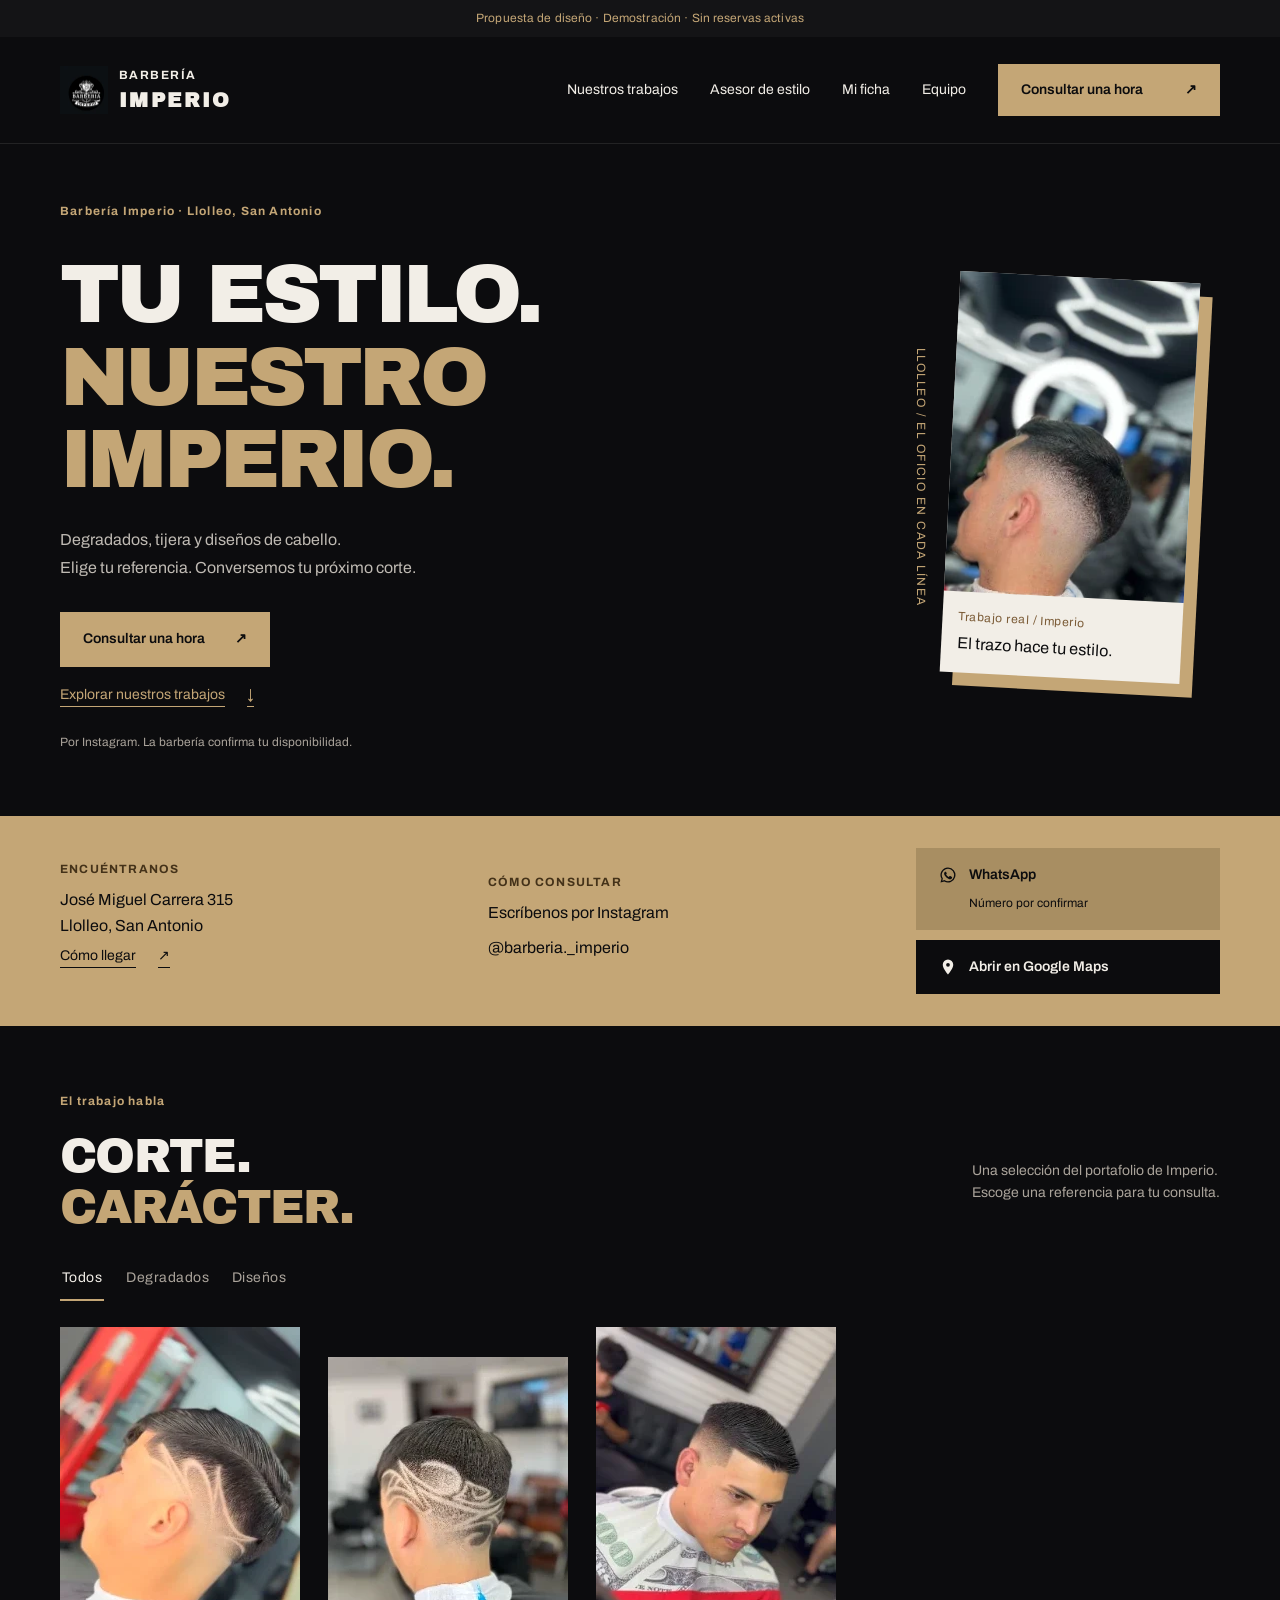
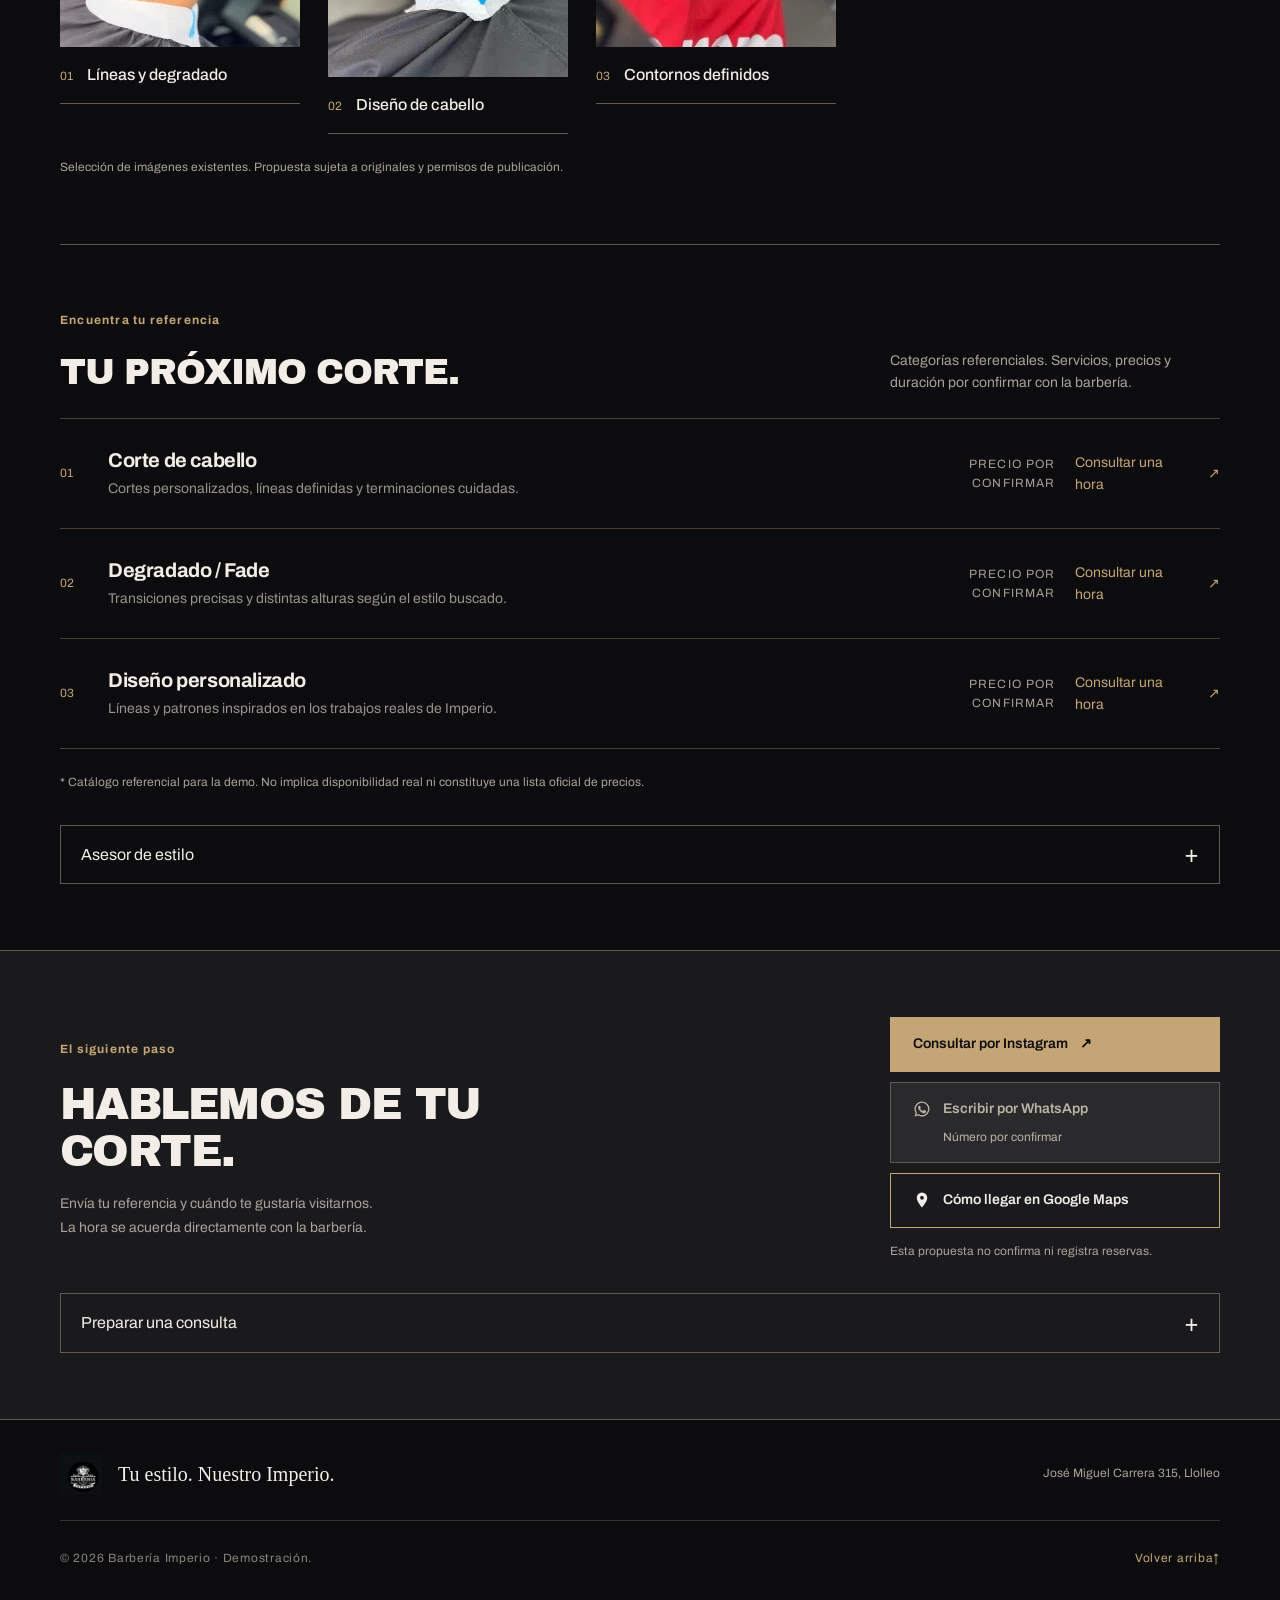
<file: index.html>
<!doctype html>
<html lang="es-CL">
<head>
  <meta charset="UTF-8">
  <meta name="viewport" content="width=device-width, initial-scale=1">
  <meta name="theme-color" content="#0c0c0e">
  <meta name="description" content="Barbería Imperio en Llolleo, San Antonio. Explora nuestros trabajos y prepara una consulta por Instagram. Sitio de demostración, sin reservas activas.">
  <title>Barbería Imperio | Tu estilo. Nuestro Imperio.</title>
  <meta name="robots" content="noindex, nofollow">
  <link rel="canonical" href="https://barberia-imperio-demo.vercel.app/">
  <meta property="og:type" content="website">
  <meta property="og:locale" content="es_CL">
  <meta property="og:site_name" content="Barbería Imperio">
  <meta property="og:title" content="Barbería Imperio · Tu estilo. Nuestro Imperio.">
  <meta property="og:description" content="Barbería Imperio en Llolleo, San Antonio. Explora nuestros trabajos y prepara una consulta por Instagram. Sitio de demostración, sin reservas activas.">
  <meta property="og:url" content="https://barberia-imperio-demo.vercel.app/">
  <meta property="og:image" content="https://barberia-imperio-demo.vercel.app/assets/og-imperio.jpg">
  <meta property="og:image:width" content="1200">
  <meta property="og:image:height" content="630">
  <meta property="og:image:alt" content="Logo original blanco y negro de Barbería Imperio junto al lema Tu estilo. Nuestro Imperio.">
  <meta name="twitter:card" content="summary_large_image">
  <link rel="icon" type="image/png" sizes="96x96" href="assets/logo-imperio-96.png">
  <link rel="apple-touch-icon" href="assets/logo-imperio.png">
  <link rel="preload" href="assets/fonts/archivo-black.woff2" as="font" type="font/woff2" crossorigin>
  <link rel="preload" href="assets/fonts/archivo-variable.woff2" as="font" type="font/woff2" crossorigin>
  <script type="application/ld+json">
  {
    "@context": "https://schema.org",
    "@type": "HairSalon",
    "name": "Barbería Imperio",
    "slogan": "Tu estilo. Nuestro Imperio.",
    "url": "https://barberia-imperio-demo.vercel.app/",
    "logo": "https://barberia-imperio-demo.vercel.app/assets/logo-imperio.png",
    "image": "https://barberia-imperio-demo.vercel.app/assets/og-imperio.jpg",
    "address": {
      "@type": "PostalAddress",
      "streetAddress": "José Miguel Carrera 315",
      "addressLocality": "Llolleo, San Antonio",
      "addressRegion": "Valparaíso",
      "addressCountry": "CL"
    },
    "sameAs": ["https://www.instagram.com/barberia._imperio/"]
  }
  </script>
  <link rel="stylesheet" href="styles.css">
  <link rel="stylesheet" href="design-system.css">
  <link rel="stylesheet" href="urban.css">
  <link rel="stylesheet" href="pages.css">
</head>
<body class="urban">
  <a class="skip-link" href="#contenido">Saltar al contenido</a>
  <div class="announcement">Propuesta de diseño · Demostración · Sin reservas activas</div>
  <header class="site-header" id="arriba">
    <div class="shell nav-shell">
      <a class="brand" href="#arriba" aria-label="Barbería Imperio, volver al inicio"><picture><source srcset="assets/logo-imperio-96.webp" type="image/webp"><img src="assets/logo-imperio-96.png" alt="Logotipo original de Barbería Imperio" width="48" height="48"></picture> <span> <small>BARBERÍA</small> <strong>IMPERIO</strong></span></a>
      <button class="menu-toggle" type="button" aria-label="Abrir menú" aria-expanded="false" aria-controls="main-nav"> <span></span> <span></span> <span></span></button>
      <nav id="main-nav" class="nav-links" aria-label="Navegación principal"><a href="#estilos">Nuestros trabajos</a><a href="/asesor">Asesor de estilo</a><a href="/mi-ficha">Mi ficha</a><a href="/equipo">Equipo</a><a class="btn btn-gold nav-reserve" href="#reservar">Consultar una hora <span aria-hidden="true">↗</span></a></nav>
    </div>
  </header>
  <main id="contenido">
    <section class="hero shell" aria-labelledby="hero-title">
      <div class="hero-copy"> <p class="eyebrow">Barbería Imperio · Llolleo, San Antonio</p><h1 id="hero-title"> <span>TU ESTILO.</span> <span class="bronze">NUESTRO</span> <span class="bronze">IMPERIO.</span></h1> <p class="lead">Degradados, tijera y diseños de cabello.<br>Elige tu referencia. Conversemos tu próximo corte.</p> <div class="hero-actions"><a class="btn btn-gold" href="#reservar">Consultar una hora <span aria-hidden="true">↗</span></a><a class="text-link" href="#estilos">Explorar nuestros trabajos <span aria-hidden="true">↓</span></a></div> <p class="hero-note">Por Instagram. La barbería confirma tu disponibilidad.</p></div>
      <div class="hero-art"> <p class="vertical-caption">LLOLLEO / EL OFICIO EN CADA LÍNEA</p><figure class="polaroid"><img src="assets/images/fade-perfil-240.webp" srcset="assets/images/fade-perfil-120.webp 120w, assets/images/fade-perfil-160.webp 160w, assets/images/fade-perfil-240.webp 240w" sizes="(max-width: 580px) 220px, (max-width: 1000px) 230px, 240px" alt="Perfil de un corte degradado realizado en Barbería Imperio" width="240" height="320" fetchpriority="high"><figcaption> <small>Trabajo real / Imperio</small> <p>El trazo hace tu estilo.</p></figcaption></figure></div>
    </section>
    <section class="location-band" id="ubicacion" aria-label="Visítanos y consulta una hora"> <div class="shell band-grid"> <div> <p class="eyebrow">ENCUÉNTRANOS</p> <p>José Miguel Carrera 315<br>Llolleo, San Antonio</p><a class="text-link" href="https://www.google.com/maps/search/?api=1&amp;query=Jos%C3%A9%20Miguel%20Carrera%20315%2C%20Llolleo%2C%20San%20Antonio%2C%20Chile" target="_blank" rel="noopener noreferrer">Cómo llegar <span aria-hidden="true">↗</span><span class="sr-only"> (abre Google Maps en otra pestaña)</span></a></div> <div> <p class="eyebrow">CÓMO CONSULTAR</p> <p>Escríbenos por Instagram<br><a href="https://www.instagram.com/barberia._imperio/" target="_blank" rel="noopener noreferrer">@barberia._imperio<span class="sr-only"> (abre Instagram en otra pestaña)</span></a></p></div><div class="band-actions"><a class="btn btn-ink" data-whatsapp href="#ubicacion" aria-disabled="true"><svg class="btn-icon" viewBox="0 0 24 24" aria-hidden="true" focusable="false"><path fill="currentColor" d="M12 2a10 10 0 0 0-8.6 15.1L2 22l5-1.3A10 10 0 1 0 12 2Zm0 18.2c-1.5 0-3-.4-4.3-1.2l-.3-.2-3 .8.8-2.9-.2-.3A8.2 8.2 0 1 1 12 20.2Zm4.5-6.1c-.2-.1-1.5-.7-1.7-.8-.2-.1-.4-.1-.6.1l-.8 1c-.1.2-.3.2-.5.1a6.7 6.7 0 0 1-3.3-2.9c-.2-.4.2-.4.7-1.3.1-.2 0-.3 0-.4l-.8-1.8c-.2-.5-.4-.4-.6-.4h-.5a1 1 0 0 0-.7.3 3 3 0 0 0-.9 2.2 5.2 5.2 0 0 0 1.1 2.7 11.8 11.8 0 0 0 4.5 4c1.7.7 2.3.8 3.2.6.5-.1 1.5-.6 1.7-1.2.2-.6.2-1.1.2-1.2-.1-.1-.3-.2-.5-.3Z"/></svg><span>WhatsApp</span><small class="wa-pending">Número por confirmar</small></a><a class="btn btn-ink" href="https://www.google.com/maps/search/?api=1&amp;query=Jos%C3%A9%20Miguel%20Carrera%20315%2C%20Llolleo%2C%20San%20Antonio%2C%20Chile" target="_blank" rel="noopener noreferrer"><svg class="btn-icon" viewBox="0 0 24 24" aria-hidden="true" focusable="false"><path fill="currentColor" d="M12 2a7 7 0 0 0-7 7c0 5.2 7 13 7 13s7-7.8 7-13a7 7 0 0 0-7-7Zm0 9.5A2.5 2.5 0 1 1 12 6.5a2.5 2.5 0 0 1 0 5Z"/></svg><span>Abrir en Google Maps</span><span class="sr-only"> (abre en otra pestaña)</span></a></div></div></section>
    <section class="section gallery-section" id="estilos" aria-labelledby="gallery-title"> <div class="shell"> <p class="eyebrow">El trabajo habla</p> <div class="section-head"><h2 id="gallery-title">CORTE.<br> <span class="bronze">CARÁCTER.</span></h2> <p>Una selección del portafolio de Imperio.<br>Escoge una referencia para tu consulta.</p></div> <div class="filters" role="group" aria-label="Filtrar estilos de cortes"><button class="filter active" data-filter="todos" aria-pressed="true">Todos</button><button class="filter" data-filter="degradado" aria-pressed="false">Degradados</button><button class="filter" data-filter="diseno" aria-pressed="false">Diseños</button></div> <div class="gallery-grid"><article class="gallery-card" data-category="degradado diseno"><a class="gallery-link" href="https://www.instagram.com/barberia._imperio/" target="_blank" rel="noopener noreferrer" aria-label="01 líneas y degradado — ver en Instagram (abre otra pestaña)"><img src="assets/images/fade-lineas-240.webp" srcset="assets/images/fade-lineas-120.webp 120w, assets/images/fade-lineas-160.webp 160w, assets/images/fade-lineas-240.webp 240w" sizes="(max-width: 580px) calc((100vw - 56px) / 2), (max-width: 840px) calc((100vw - 96px) / 3), 240px" alt="Perfil lateral con degradado y diseño de líneas" width="240" height="320" loading="lazy"> <div class="gallery-card-caption"> <span class="card-number">01</span> <h3>Líneas y degradado</h3></div></a></article>
<article class="gallery-card" data-category="diseno"><a class="gallery-link" href="https://www.instagram.com/barberia._imperio/" target="_blank" rel="noopener noreferrer" aria-label="02 diseño de cabello — ver en Instagram (abre otra pestaña)"><img src="assets/images/diseno-ondas-240.webp" srcset="assets/images/diseno-ondas-120.webp 120w, assets/images/diseno-ondas-160.webp 160w, assets/images/diseno-ondas-240.webp 240w" sizes="(max-width: 580px) calc((100vw - 56px) / 2), (max-width: 840px) calc((100vw - 96px) / 3), 240px" alt="Diseño de ondas en la parte posterior del cabello" width="240" height="320" loading="lazy"> <div class="gallery-card-caption"> <span class="card-number">02</span> <h3>Diseño de cabello</h3></div></a></article>
<article class="gallery-card" data-category="degradado"><a class="gallery-link" href="https://www.instagram.com/barberia._imperio/" target="_blank" rel="noopener noreferrer" aria-label="03 contornos definidos — ver en Instagram (abre otra pestaña)"><img src="assets/images/corte-frontal-240.webp" srcset="assets/images/corte-frontal-120.webp 120w, assets/images/corte-frontal-160.webp 160w, assets/images/corte-frontal-240.webp 240w" sizes="(max-width: 580px) calc((100vw - 56px) / 2), (max-width: 840px) calc((100vw - 96px) / 3), 240px" alt="Corte corto con contornos definidos visto de frente" width="240" height="320" loading="lazy"> <div class="gallery-card-caption"> <span class="card-number">03</span> <h3>Contornos definidos</h3></div></a></article></div> <p class="fine-print">Selección de imágenes existentes. Propuesta sujeta a originales y permisos de publicación.</p></div></section>
    <section class="section shell services-section" id="servicios" aria-labelledby="services-title"> <p class="eyebrow">Encuentra tu referencia</p> <div class="section-head"><h2 id="services-title">TU PRÓXIMO CORTE.</h2> <p>Categorías referenciales. Servicios, precios y duración por confirmar con la barbería.</p></div> <div class="services-list">
        <a class="service-row" href="#reservar" data-service="Corte de cabello"> <div class="service-number">01</div> <div> <h3>Corte de cabello</h3> <p>Cortes personalizados, líneas definidas y terminaciones cuidadas.</p></div> <span class="price-note">PRECIO POR CONFIRMAR</span> <span class="service-action">Consultar una hora <span aria-hidden="true">↗</span></span></a>
        <a class="service-row" href="#reservar" data-service="Degradado / Fade"> <div class="service-number">02</div> <div> <h3>Degradado / Fade</h3> <p>Transiciones precisas y distintas alturas según el estilo buscado.</p></div> <span class="price-note">PRECIO POR CONFIRMAR</span> <span class="service-action">Consultar una hora <span aria-hidden="true">↗</span></span></a>
        <a class="service-row" href="#reservar" data-service="Diseño personalizado"> <div class="service-number">03</div> <div> <h3>Diseño personalizado</h3> <p>Líneas y patrones inspirados en los trabajos reales de Imperio.</p></div> <span class="price-note">PRECIO POR CONFIRMAR</span> <span class="service-action">Consultar una hora <span aria-hidden="true">↗</span></span></a>
      </div>
      <p class="fine-print">* Catálogo referencial para la demo. No implica disponibilidad real ni constituye una lista oficial de precios.</p><details class="advisor-panel" id="estilo-ia"><summary>Asesor de estilo <span aria-hidden="true">+</span></summary> <div class="advisor-content"> <p class="ai-disclaimer">Esta demostración utiliza reglas sencillas, no inteligencia artificial ni análisis de imágenes. No solicita fotografías.</p> <div class="ai-widget"> <div class="widget-top"> <span><i class="live-dot"></i> ASESOR DE ESTILO</span> <span>VISTA PREVIA 01 / 01</span></div> <h3>Descubre una inspiración</h3><label class="field-label" for="style-choice">¿Qué look buscas?</label><select id="style-choice"><option value="fade">Degradado limpio</option><option value="classic">Un corte versátil</option><option value="design">Un diseño que destaque</option></select><label class="field-label" for="maintenance-choice">¿Cuánto tiempo quieres dedicar al peinado?</label><select id="maintenance-choice"><option value="low">Muy poco</option><option value="medium">Algo de tiempo</option><option value="high">Me gusta trabajar mi estilo</option></select><button id="recommend-btn" class="btn btn-gold btn-full">Ver sugerencia <span aria-hidden="true">✦</span></button> <div id="recommend-result" class="recommend-result" aria-live="polite" hidden></div></div> <div class="advisor-cta"><p>¿Quieres un informe completo? Once preguntas sobre tu cabello, rostro y rutina, y una ficha con tres cortes, cómo pedirlos y cómo mantenerlos.</p><a class="btn btn-outline" href="/asesor">Hacer la asesoría completa <span aria-hidden="true">↗</span></a></div></div></details></section>
    <section class="section booking-section" id="reservar" aria-labelledby="booking-title"> <div class="shell"> <div class="closing-grid"> <div> <p class="eyebrow">El siguiente paso</p><h2 id="booking-title">HABLEMOS DE TU<br>CORTE.</h2> <p>Envía tu referencia y cuándo te gustaría visitarnos.<br>La hora se acuerda directamente con la barbería.</p></div> <div class="closing-action"><a class="btn btn-gold" href="https://www.instagram.com/barberia._imperio/" target="_blank" rel="noopener noreferrer">Consultar por Instagram <span aria-hidden="true">↗</span><span class="sr-only"> (abre en otra pestaña)</span></a> <a class="btn btn-outline" data-whatsapp href="#reservar" aria-disabled="true"><svg class="btn-icon" viewBox="0 0 24 24" aria-hidden="true" focusable="false"><path fill="currentColor" d="M12 2a10 10 0 0 0-8.6 15.1L2 22l5-1.3A10 10 0 1 0 12 2Zm0 18.2c-1.5 0-3-.4-4.3-1.2l-.3-.2-3 .8.8-2.9-.2-.3A8.2 8.2 0 1 1 12 20.2Zm4.5-6.1c-.2-.1-1.5-.7-1.7-.8-.2-.1-.4-.1-.6.1l-.8 1c-.1.2-.3.2-.5.1a6.7 6.7 0 0 1-3.3-2.9c-.2-.4.2-.4.7-1.3.1-.2 0-.3 0-.4l-.8-1.8c-.2-.5-.4-.4-.6-.4h-.5a1 1 0 0 0-.7.3 3 3 0 0 0-.9 2.2 5.2 5.2 0 0 0 1.1 2.7 11.8 11.8 0 0 0 4.5 4c1.7.7 2.3.8 3.2.6.5-.1 1.5-.6 1.7-1.2.2-.6.2-1.1.2-1.2-.1-.1-.3-.2-.5-.3Z"/></svg><span>Escribir por WhatsApp</span><small class="wa-pending">Número por confirmar</small></a><a class="btn btn-outline" href="https://www.google.com/maps/search/?api=1&amp;query=Jos%C3%A9%20Miguel%20Carrera%20315%2C%20Llolleo%2C%20San%20Antonio%2C%20Chile" target="_blank" rel="noopener noreferrer"><svg class="btn-icon" viewBox="0 0 24 24" aria-hidden="true" focusable="false"><path fill="currentColor" d="M12 2a7 7 0 0 0-7 7c0 5.2 7 13 7 13s7-7.8 7-13a7 7 0 0 0-7-7Zm0 9.5A2.5 2.5 0 1 1 12 6.5a2.5 2.5 0 0 1 0 5Z"/></svg><span>Cómo llegar en Google Maps</span><span class="sr-only"> (abre en otra pestaña)</span></a><p class="fine-print">Esta propuesta no confirma ni registra reservas.</p></div></div><details class="consultation-panel"><summary>Preparar una consulta <span aria-hidden="true">+</span></summary> <div class="consultation-content"> <p>Prepara un mensaje con tus preferencias. Los horarios son referenciales y no indican disponibilidad real.</p> <p id="consultation-status" class="consultation-status" role="status" aria-live="polite" aria-atomic="true"></p><form id="booking-form" class="booking-form" novalidate> <div class="form-top"> <span>CONSULTA DE HORA</span> <span>01 / IMPERIO</span></div><label for="appointment-service">¿Qué te gustaría hacer?</label><select id="appointment-service" required aria-describedby="appointment-service-error" aria-invalid="false"><option value="">Selecciona una opción</option><option value="Corte de cabello">Corte de cabello</option><option value="Degradado / Fade">Degradado / Fade</option><option value="Diseño personalizado">Diseño personalizado</option></select> <p id="appointment-service-error" class="field-error" hidden></p><label for="appointment-date">Fecha de preferencia</label><input type="date" id="appointment-date" required aria-describedby="appointment-date-error" aria-invalid="false"> <p id="appointment-date-error" class="field-error" hidden></p><label for="appointment-time">¿En qué horario prefieres venir?</label><select id="appointment-time" required aria-describedby="appointment-time-error" aria-invalid="false"><option value="">Selecciona una franja</option><option value="10:00–13:00">Mañana · 10:00–13:00</option><option value="13:00–16:30">Mediodía · 13:00–16:30</option><option value="16:30–19:30">Tarde · 16:30–19:30</option></select> <p id="appointment-time-error" class="field-error" hidden></p><label for="appointment-notes">Algo que quieras comentar <span>(opcional)</span></label><textarea id="appointment-notes" rows="3" maxlength="250" placeholder="Ej.: Quiero algo parecido al corte de la galería"></textarea> <p id="booking-error" class="form-error" aria-live="polite" hidden></p><button type="submit" class="btn btn-gold btn-full">Preparar mi consulta <span aria-hidden="true">↗</span></button> <div id="booking-output" class="booking-output" aria-live="polite" hidden> <h3>Mensaje listo para enviar</h3> <p id="booking-message"></p> <div class="booking-actions"><button id="copy-booking" class="btn btn-outline" type="button">1 · Copiar mensaje</button><a class="btn btn-gold" href="https://www.instagram.com/barberia._imperio/" target="_blank" rel="noopener noreferrer">2 · Abrir Instagram <span aria-hidden="true">↗</span><span class="sr-only"> (abre en otra pestaña)</span></a></div> <p id="copy-status" class="copy-status" role="status" aria-live="polite" aria-atomic="true"></p> <small>Debes enviar el mensaje y esperar la confirmación de la barbería.</small></div></form></div></details></div></section>
  </main>
  <footer class="site-footer"> <div class="shell footer-main"><a class="footer-signature" href="#arriba" aria-label="Tu estilo. Nuestro Imperio. — volver al inicio"><picture><source srcset="assets/logo-imperio-96.webp" type="image/webp"><img src="assets/logo-imperio-96.png" alt="" width="42" height="42" loading="lazy"></picture> <span>Tu estilo. Nuestro Imperio.</span></a> <p>José Miguel Carrera 315, Llolleo</p></div> <div class="shell footer-bottom"> <small>© <span id="current-year"></span> Barbería Imperio · Demostración.</small><a href="#arriba">Volver arriba <span aria-hidden="true">↑</span></a></div></footer>
  <template id="equipo-pendiente"><section class="team-section" id="equipo" aria-labelledby="team-title">
      <div class="team-img"><img src="assets/_archivo/originales/barbero-tijeras.webp" alt="Profesional trabajando en un corte de cabello en Barbería Imperio" loading="lazy"></div>
      <div class="team-text"> <span class="section-index">04 / EL EQUIPO</span> <p class="kicker">LAS MANOS DETRÁS DEL ESTILO</p><h2 id="team-title">El talento<br>tiene <em>nombre.</em></h2> <p>Muy pronto cada barbero podrá tener su propio perfil, galería de trabajos y disponibilidad. No publicaremos nombres, fotografías de perfil o especialidades sin confirmarlos.</p> <div class="team-placeholder"> <span>PERFILES DEL EQUIPO</span> <strong>Próximamente</strong> <small>Nombre · Especialidades · Portafolio · Agenda personal</small></div></div>
    </section></template>
  <div class="mobile-bar" aria-label="Consulta rápida" hidden><a href="#reservar">Consultar una hora <span aria-hidden="true">↗</span></a></div>
  <script src="app.js" defer></script>
</body>
</html>
</file>
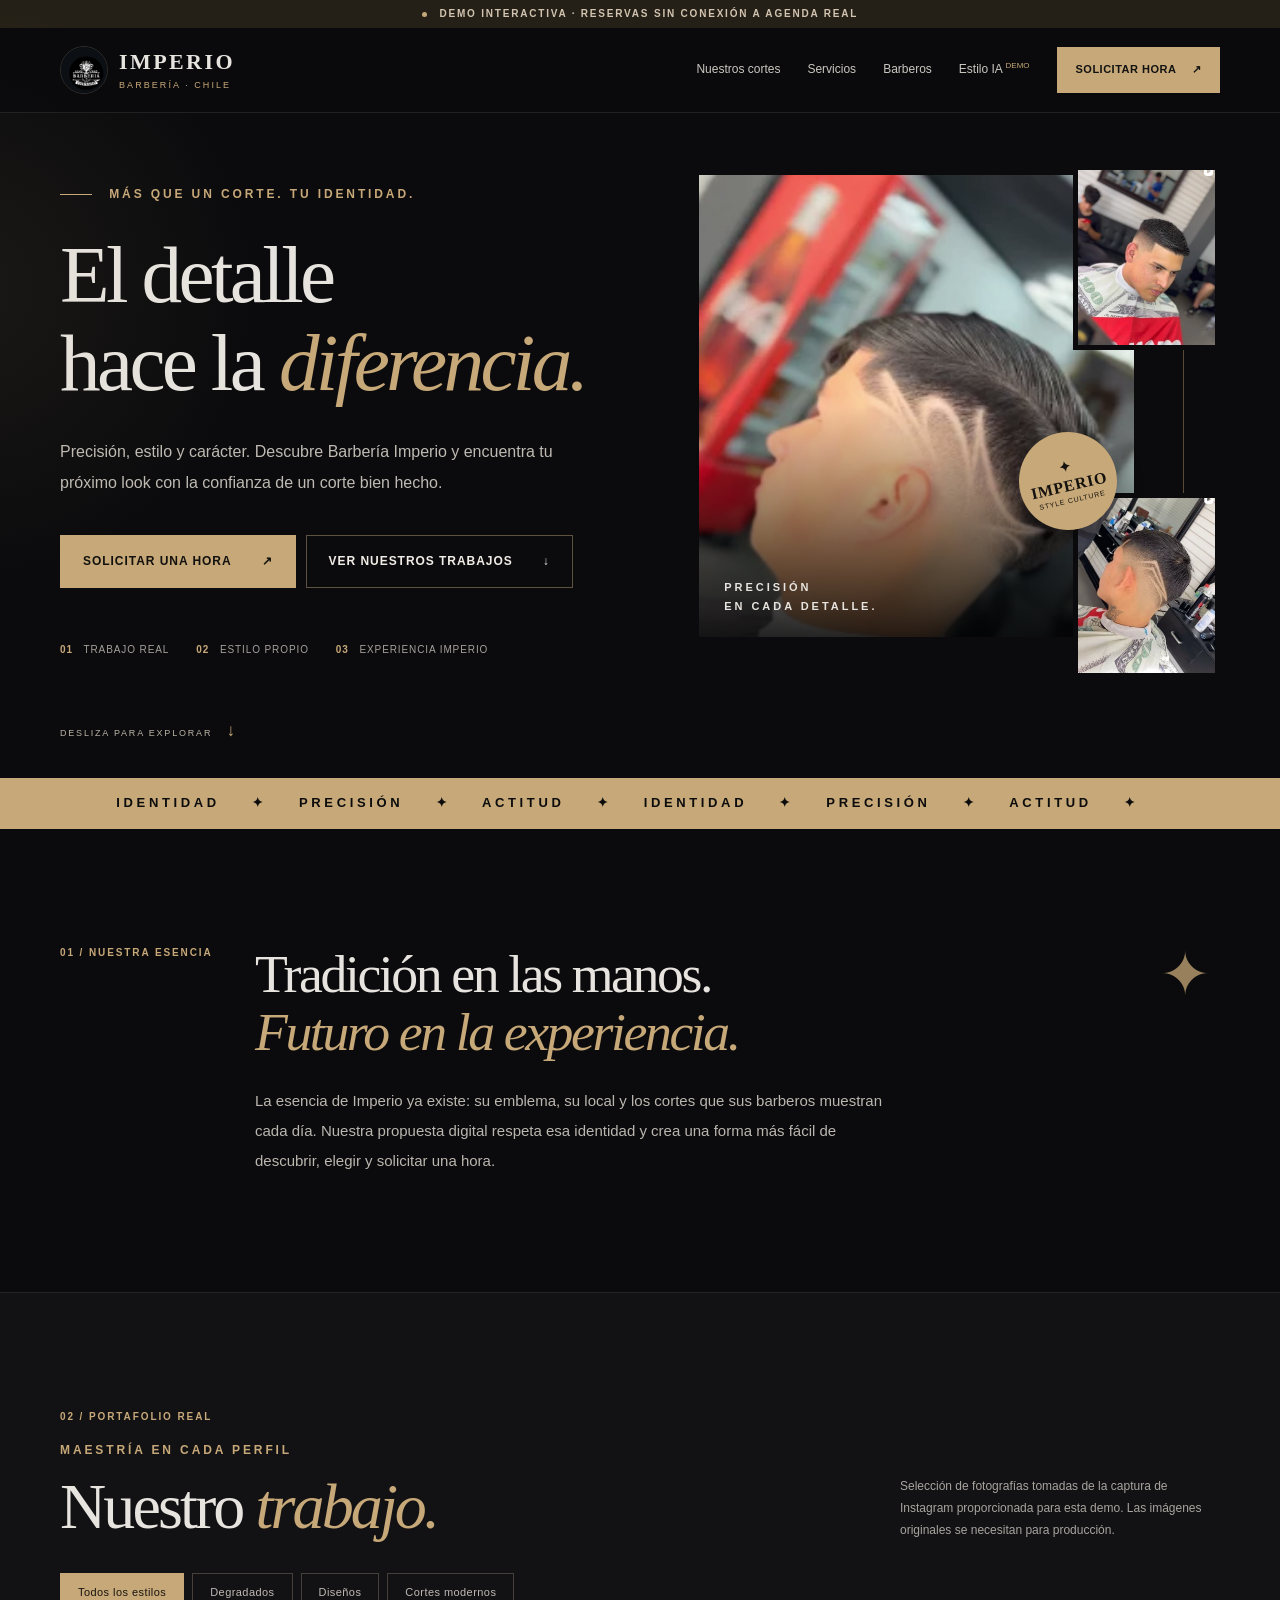
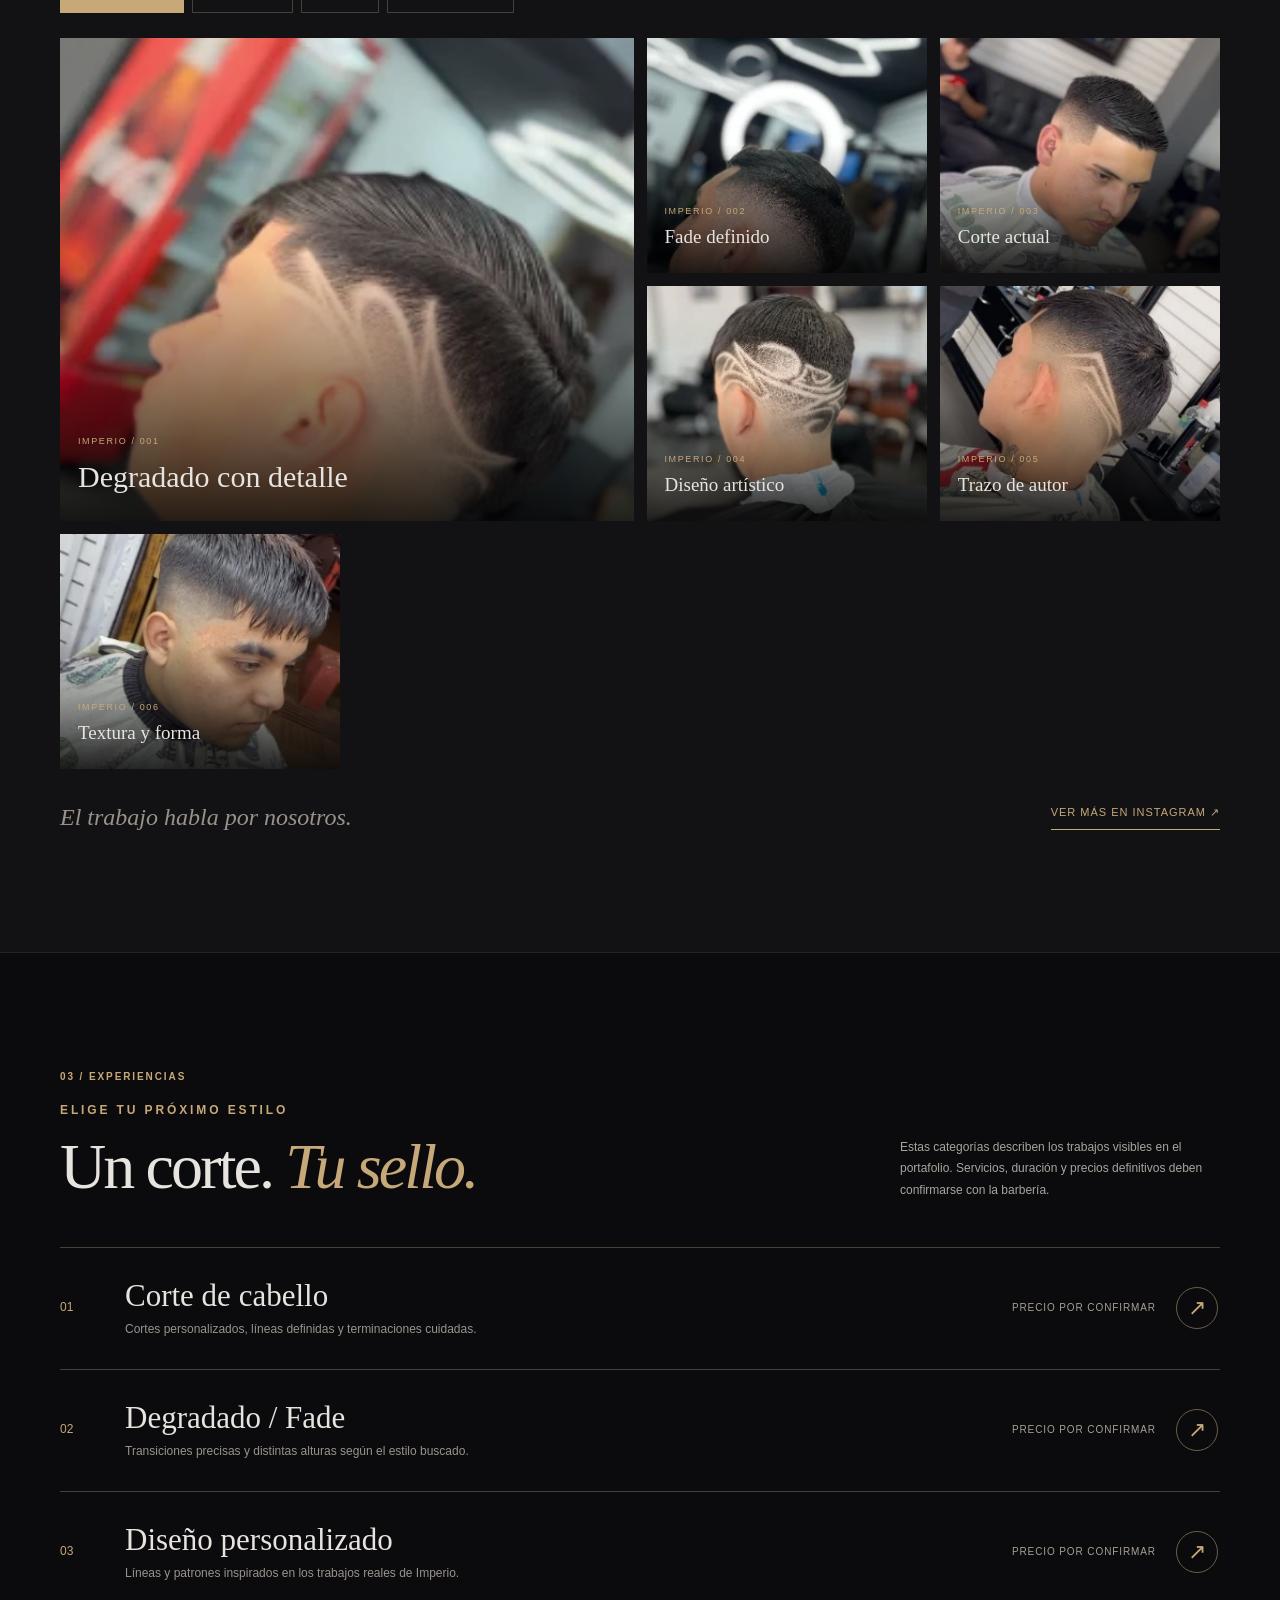
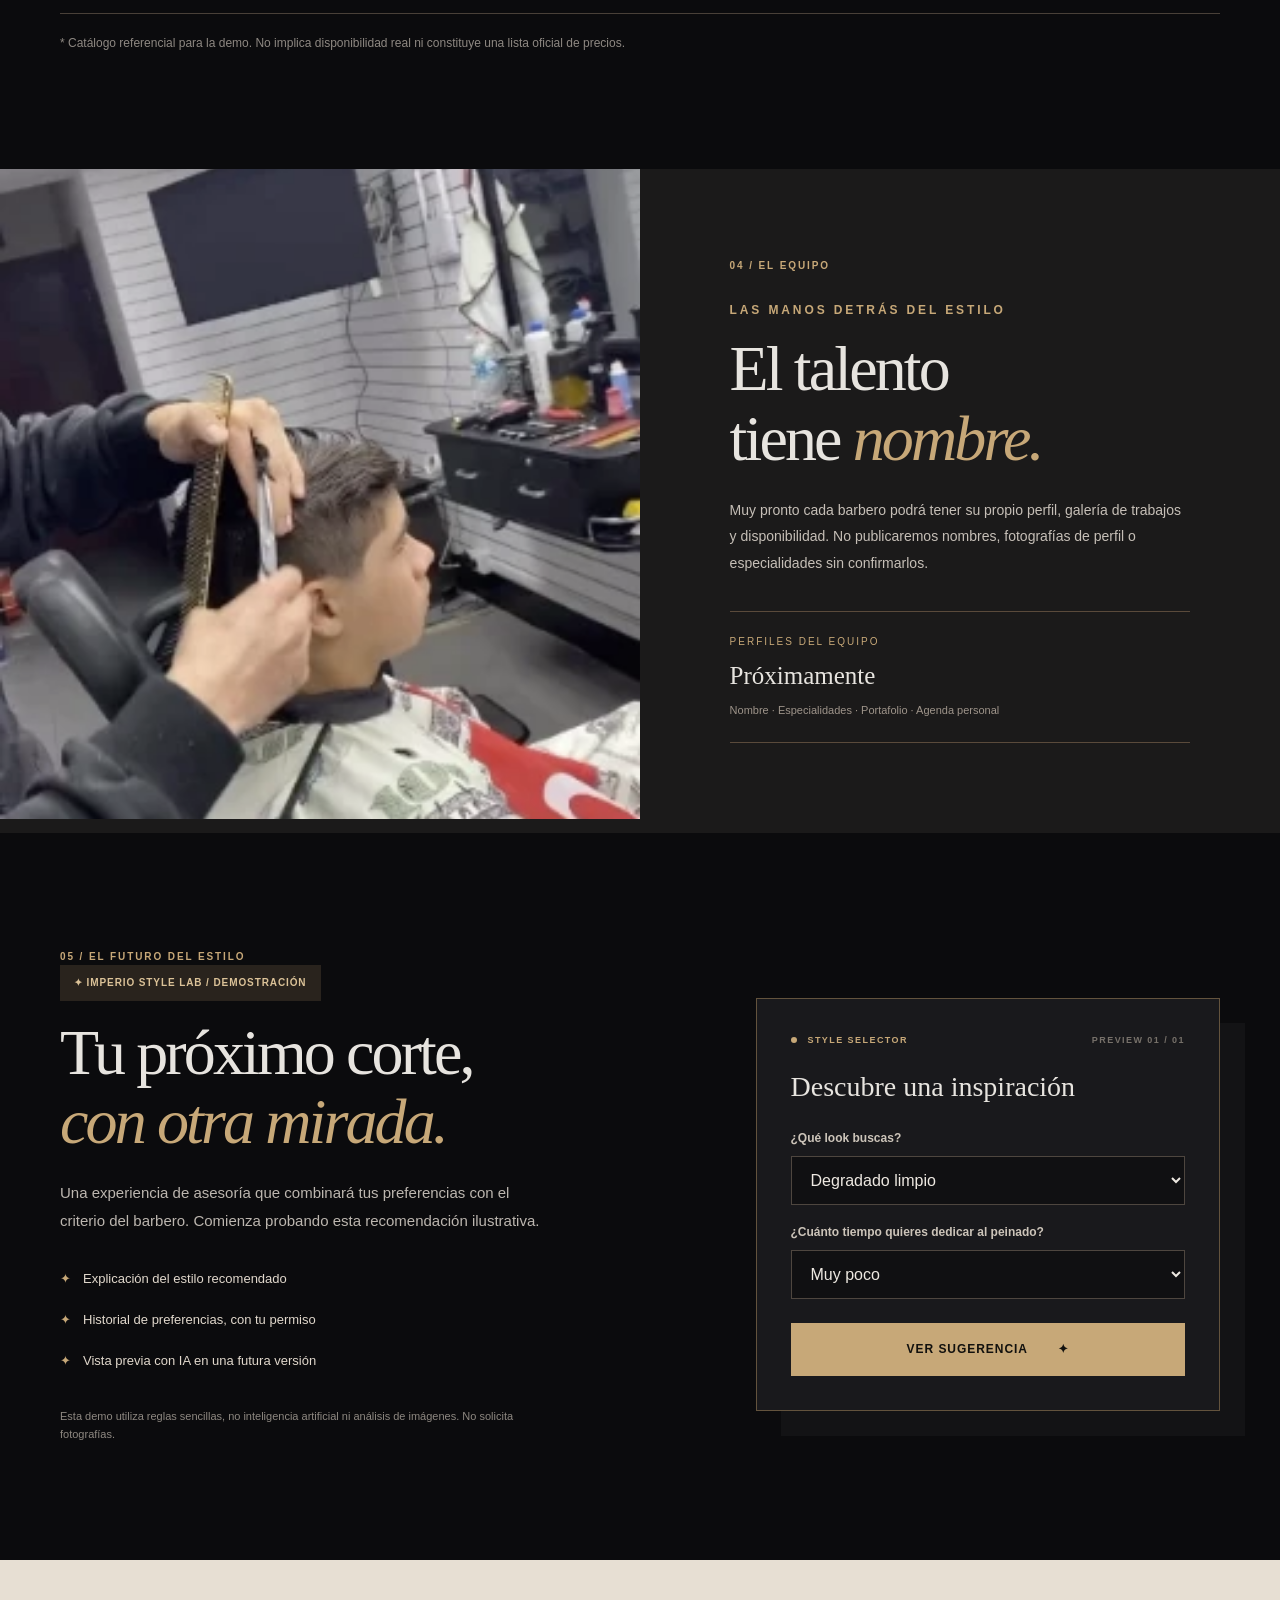
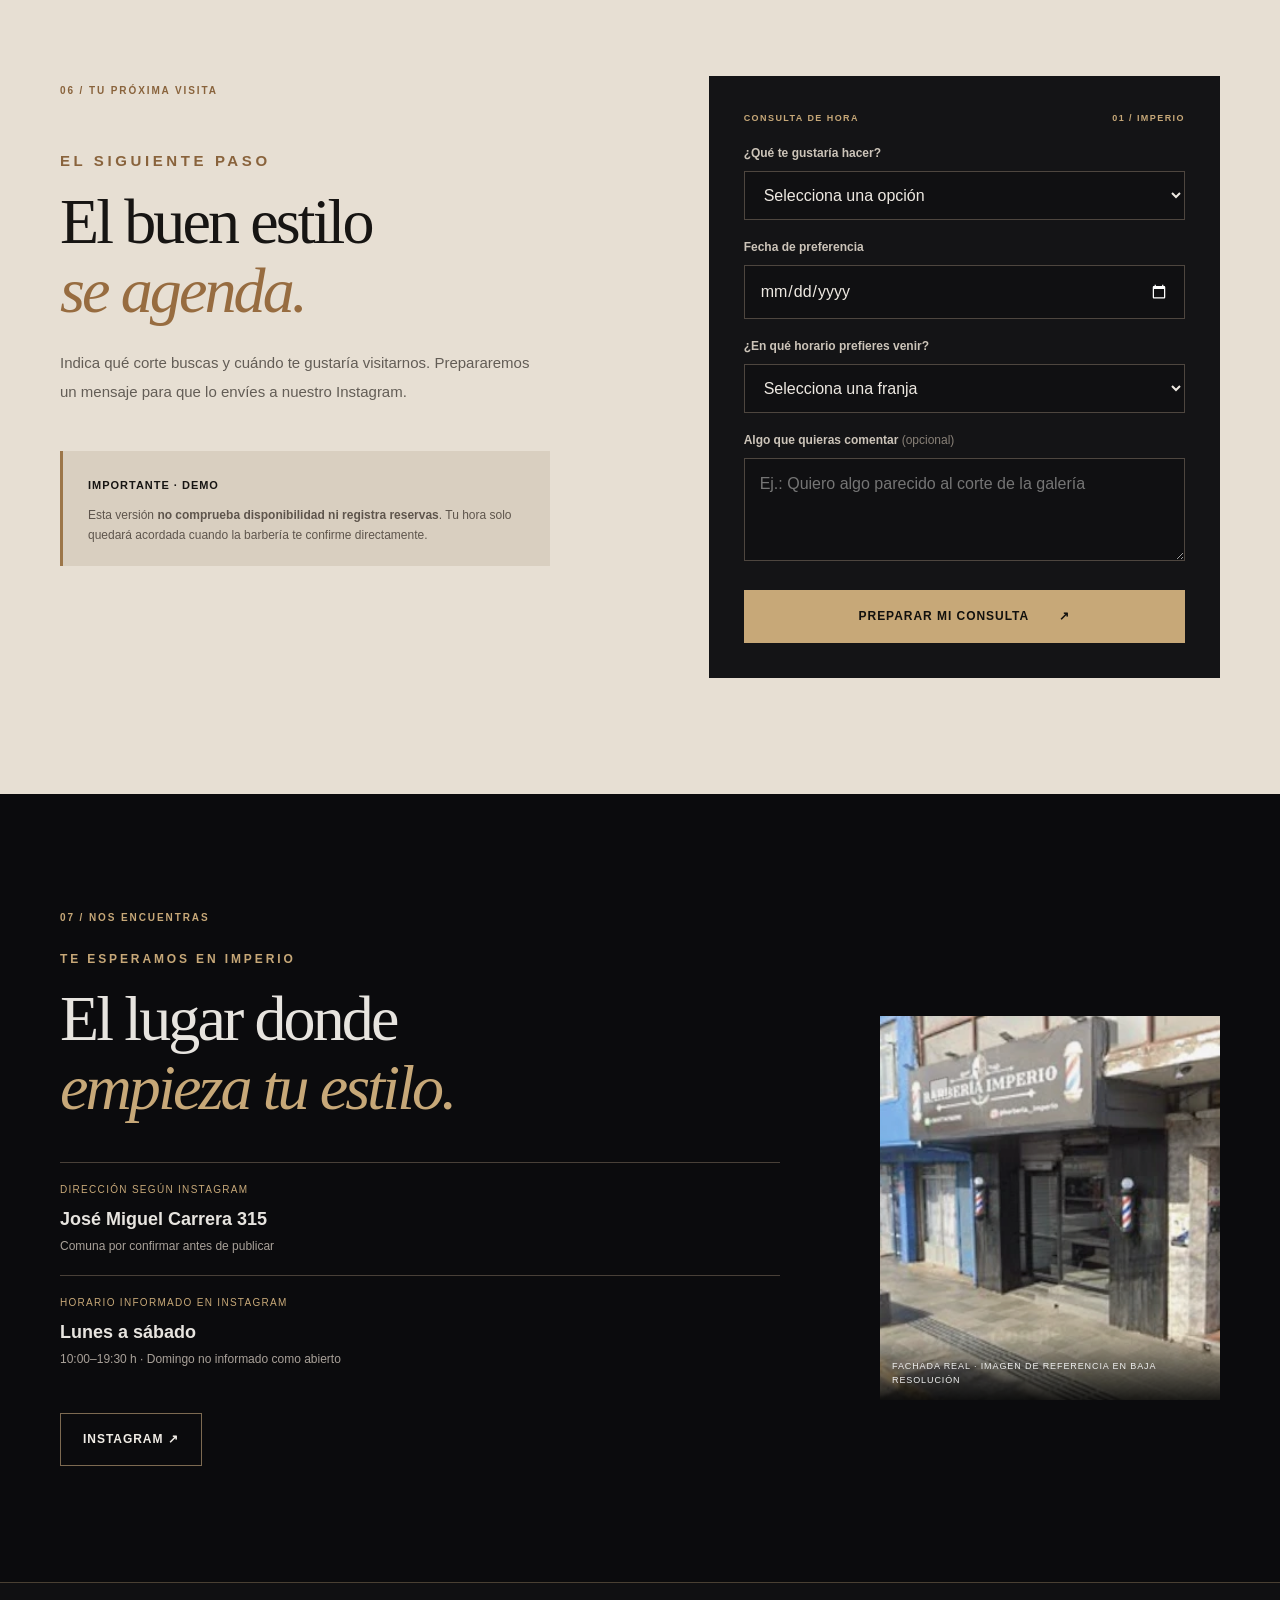
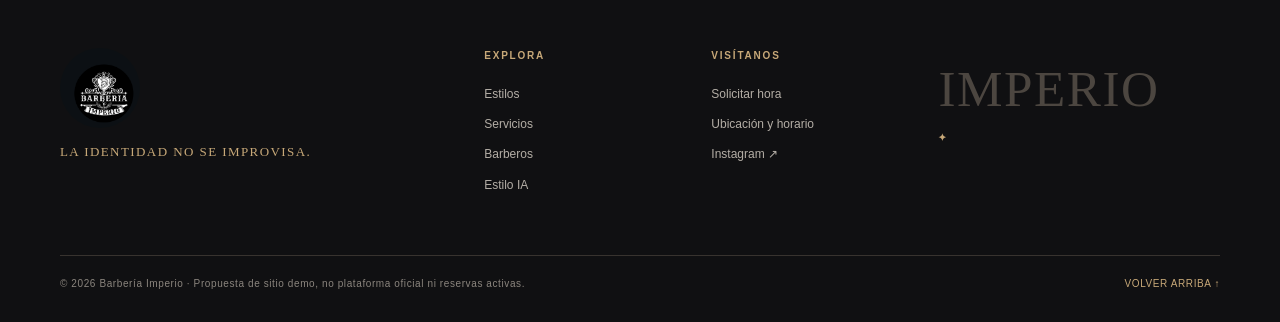
<file: legacy/demo-zip/index.html>
<!doctype html>
<html lang="es-CL">
<head>
  <meta charset="UTF-8">
  <meta name="viewport" content="width=device-width, initial-scale=1">
  <meta name="theme-color" content="#0c0c0d">
  <meta name="description" content="Barbería Imperio: conoce nuestros cortes, diseños, horarios y explora la experiencia digital de reservas y estilo personal.">
  <title>Barbería Imperio | El detalle hace la diferencia</title>
  <link rel="icon" type="image/png" href="assets/logo-imperio.png">
  <link rel="stylesheet" href="styles.css">
</head>
<body>
  <a class="skip-link" href="#contenido">Saltar al contenido</a>
  <div class="announcement"><span class="announcement-dot"></span> DEMO INTERACTIVA · RESERVAS SIN CONEXIÓN A AGENDA REAL</div>
  <header class="site-header" id="arriba">
    <div class="shell nav-shell">
      <a class="brand" href="#arriba" aria-label="Barbería Imperio, volver al inicio">
        <img src="assets/logo-imperio.png" alt="Logotipo original de Barbería Imperio" width="48" height="48">
        <span><strong>IMPERIO</strong><small>BARBERÍA · CHILE</small></span>
      </a>
      <button class="menu-toggle" aria-label="Abrir menú" aria-expanded="false" aria-controls="main-nav"><span></span><span></span><span></span></button>
      <nav id="main-nav" class="nav-links" aria-label="Navegación principal">
        <a href="#estilos">Nuestros cortes</a>
        <a href="#servicios">Servicios</a>
        <a href="#equipo">Barberos</a>
        <a href="#estilo-ia">Estilo IA <sup>DEMO</sup></a>
        <a class="nav-reserve" href="#reservar">Solicitar hora <span aria-hidden="true">↗</span></a>
      </nav>
    </div>
  </header>
  <main id="contenido">
    <section class="hero shell" aria-labelledby="hero-title">
      <div class="hero-copy">
        <div class="eyebrow"><span class="thin-line"></span> MÁS QUE UN CORTE. TU IDENTIDAD.</div>
        <h1 id="hero-title">El detalle<br>hace la <em>diferencia.</em></h1>
        <p class="lead">Precisión, estilo y carácter. Descubre Barbería Imperio y encuentra tu próximo look con la confianza de un corte bien hecho.</p>
        <div class="hero-actions">
          <a class="btn btn-gold" href="#reservar">Solicitar una hora <span aria-hidden="true">↗</span></a>
          <a class="btn btn-ghost" href="#estilos">Ver nuestros trabajos <span aria-hidden="true">↓</span></a>
        </div>
        <div class="hero-meta"><span><b>01</b> Trabajo real</span><span><b>02</b> Estilo propio</span><span><b>03</b> Experiencia Imperio</span></div>
      </div>
      <div class="hero-art" aria-label="Fotografías de cortes publicadas por Barbería Imperio">
        <figure class="hero-main"><img src="assets/fade-lineas.webp" alt="Corte degradado con diseño de líneas realizado en Barbería Imperio" fetchpriority="high"><figcaption>PRECISIÓN<br>EN CADA DETALLE.</figcaption></figure>
        <figure class="hero-tile tile-1"><img src="assets/corte-frontal.webp" alt="Corte corto de contornos definidos" loading="lazy"></figure>
        <figure class="hero-tile tile-2"><img src="assets/diseno-geometrico.webp" alt="Detalle geométrico en el cabello" loading="lazy"></figure>
        <div class="hero-stamp"><span>✦</span> IMPERIO<br><small>STYLE CULTURE</small></div>
      </div>
      <a href="#estilos" class="scroll-prompt">DESLIZA PARA EXPLORAR <span>↓</span></a>
    </section>
    <div class="ticker" aria-hidden="true"><div>IDENTIDAD <span>✦</span> PRECISIÓN <span>✦</span> ACTITUD <span>✦</span> IDENTIDAD <span>✦</span> PRECISIÓN <span>✦</span> ACTITUD <span>✦</span></div></div>
    <section class="section shell intro" aria-labelledby="intro-title">
      <div class="section-index">01 / NUESTRA ESENCIA</div>
      <div><h2 id="intro-title">Tradición en las manos.<br><em>Futuro en la experiencia.</em></h2><p class="section-copy">La esencia de Imperio ya existe: su emblema, su local y los cortes que sus barberos muestran cada día. Nuestra propuesta digital respeta esa identidad y crea una forma más fácil de descubrir, elegir y solicitar una hora.</p></div>
      <div class="intro-mark" aria-hidden="true">✦</div>
    </section>
    <section class="section gallery-section" id="estilos" aria-labelledby="gallery-title">
      <div class="shell">
        <div class="section-index">02 / PORTAFOLIO REAL</div>
        <div class="section-head"><div><p class="kicker">MAESTRÍA EN CADA PERFIL</p><h2 id="gallery-title">Nuestro <em>trabajo.</em></h2></div><p>Selección de fotografías tomadas de la captura de Instagram proporcionada para esta demo. Las imágenes originales se necesitan para producción.</p></div>
        <div class="filters" role="group" aria-label="Filtrar estilos de cortes">
          <button class="filter active" data-filter="todos" aria-pressed="true">Todos los estilos</button>
          <button class="filter" data-filter="degradado" aria-pressed="false">Degradados</button>
          <button class="filter" data-filter="diseno" aria-pressed="false">Diseños</button>
          <button class="filter" data-filter="clasico" aria-pressed="false">Cortes modernos</button>
        </div>
        <div class="gallery-grid">
          <article class="gallery-card gallery-feature" data-category="degradado diseno"><img src="assets/fade-lineas.webp" alt="Perfil lateral degradado con líneas" loading="lazy"><span class="gallery-card-caption"><small>IMPERIO / 001</small><strong>Degradado con detalle</strong></span></article>
          <article class="gallery-card" data-category="degradado"><img src="assets/fade-perfil.webp" alt="Degradado limpio visto de lado" loading="lazy"><span class="gallery-card-caption"><small>IMPERIO / 002</small><strong>Fade definido</strong></span></article>
          <article class="gallery-card" data-category="clasico"><img src="assets/corte-frontal.webp" alt="Corte masculino corto y perfilado" loading="lazy"><span class="gallery-card-caption"><small>IMPERIO / 003</small><strong>Corte actual</strong></span></article>
          <article class="gallery-card" data-category="diseno"><img src="assets/diseno-ondas.webp" alt="Diseño de ondas rapadas en parte posterior del cabello" loading="lazy"><span class="gallery-card-caption"><small>IMPERIO / 004</small><strong>Diseño artístico</strong></span></article>
          <article class="gallery-card" data-category="diseno"><img src="assets/diseno-geometrico.webp" alt="Diseño geométrico rapado en el cabello" loading="lazy"><span class="gallery-card-caption"><small>IMPERIO / 005</small><strong>Trazo de autor</strong></span></article>
          <article class="gallery-card" data-category="clasico degradado"><img src="assets/corte-texturizado.webp" alt="Corte texturizado con flequillo corto" loading="lazy"><span class="gallery-card-caption"><small>IMPERIO / 006</small><strong>Textura y forma</strong></span></article>
        </div>
        <div class="gallery-bottom"><span>El trabajo habla por nosotros.</span><a class="text-link" href="https://www.instagram.com/barberia._imperio/" target="_blank" rel="noopener noreferrer">VER MÁS EN INSTAGRAM ↗</a></div>
      </div>
    </section>
    <section class="section shell services-section" id="servicios" aria-labelledby="services-title">
      <div class="section-index">03 / EXPERIENCIAS</div>
      <div class="section-head"><div><p class="kicker">ELIGE TU PRÓXIMO ESTILO</p><h2 id="services-title">Un corte. <em>Tu sello.</em></h2></div><p>Estas categorías describen los trabajos visibles en el portafolio. Servicios, duración y precios definitivos deben confirmarse con la barbería.</p></div>
      <div class="services-list">
        <article class="service-row"><div class="service-number">01</div><div><h3>Corte de cabello</h3><p>Cortes personalizados, líneas definidas y terminaciones cuidadas.</p></div><span class="price-note">PRECIO POR CONFIRMAR</span><a href="#reservar" class="service-arrow" aria-label="Solicitar hora para corte de cabello">↗</a></article>
        <article class="service-row"><div class="service-number">02</div><div><h3>Degradado / Fade</h3><p>Transiciones precisas y distintas alturas según el estilo buscado.</p></div><span class="price-note">PRECIO POR CONFIRMAR</span><a href="#reservar" class="service-arrow" aria-label="Solicitar hora para degradado">↗</a></article>
        <article class="service-row"><div class="service-number">03</div><div><h3>Diseño personalizado</h3><p>Líneas y patrones inspirados en los trabajos reales de Imperio.</p></div><span class="price-note">PRECIO POR CONFIRMAR</span><a href="#reservar" class="service-arrow" aria-label="Solicitar hora para diseño">↗</a></article>
      </div>
      <p class="fine-print">* Catálogo referencial para la demo. No implica disponibilidad real ni constituye una lista oficial de precios.</p>
    </section>
    <section class="team-section" id="equipo" aria-labelledby="team-title">
      <div class="team-img"><img src="assets/barbero-tijeras.webp" alt="Profesional trabajando en un corte de cabello en Barbería Imperio" loading="lazy"></div>
      <div class="team-text"><span class="section-index">04 / EL EQUIPO</span><p class="kicker">LAS MANOS DETRÁS DEL ESTILO</p><h2 id="team-title">El talento<br>tiene <em>nombre.</em></h2><p>Muy pronto cada barbero podrá tener su propio perfil, galería de trabajos y disponibilidad. No publicaremos nombres, fotografías de perfil o especialidades sin confirmarlos.</p><div class="team-placeholder"><span>PERFILES DEL EQUIPO</span><strong>Próximamente</strong><small>Nombre · Especialidades · Portafolio · Agenda personal</small></div></div>
    </section>
    <section class="section shell ai-section" id="estilo-ia" aria-labelledby="ai-title">
      <div class="section-index">05 / EL FUTURO DEL ESTILO</div>
      <div class="ai-layout">
        <div class="ai-copy"><span class="ai-label">✦ IMPERIO STYLE LAB / DEMOSTRACIÓN</span><h2 id="ai-title">Tu próximo corte,<br><em>con otra mirada.</em></h2><p>Una experiencia de asesoría que combinará tus preferencias con el criterio del barbero. Comienza probando esta recomendación ilustrativa.</p><ul class="check-list"><li>Explicación del estilo recomendado</li><li>Historial de preferencias, con tu permiso</li><li>Vista previa con IA en una futura versión</li></ul><p class="ai-disclaimer">Esta demo utiliza reglas sencillas, no inteligencia artificial ni análisis de imágenes. No solicita fotografías.</p></div>
        <div class="ai-widget"><div class="widget-top"><span><i class="live-dot"></i> STYLE SELECTOR</span><span>PREVIEW 01 / 01</span></div><h3>Descubre una inspiración</h3><label class="field-label" for="style-choice">¿Qué look buscas?</label><select id="style-choice"><option value="fade">Degradado limpio</option><option value="classic">Un corte versátil</option><option value="design">Un diseño que destaque</option></select><label class="field-label" for="maintenance-choice">¿Cuánto tiempo quieres dedicar al peinado?</label><select id="maintenance-choice"><option value="low">Muy poco</option><option value="medium">Algo de tiempo</option><option value="high">Me gusta trabajar mi estilo</option></select><button id="recommend-btn" class="btn btn-gold btn-full">Ver sugerencia <span>✦</span></button><div id="recommend-result" class="recommend-result" aria-live="polite" hidden></div></div>
      </div>
    </section>
    <section class="section booking-section" id="reservar" aria-labelledby="booking-title">
      <div class="shell booking-layout"><div class="booking-copy"><span class="section-index">06 / TU PRÓXIMA VISITA</span><p class="kicker">EL SIGUIENTE PASO</p><h2 id="booking-title">El buen estilo<br><em>se agenda.</em></h2><p>Indica qué corte buscas y cuándo te gustaría visitarnos. Prepararemos un mensaje para que lo envíes a nuestro Instagram.</p><div class="booking-note"><strong>IMPORTANTE · DEMO</strong><p>Esta versión <b>no comprueba disponibilidad ni registra reservas</b>. Tu hora solo quedará acordada cuando la barbería te confirme directamente.</p></div></div><form id="booking-form" class="booking-form"><div class="form-top"><span>CONSULTA DE HORA</span><span>01 / IMPERIO</span></div><label for="appointment-service">¿Qué te gustaría hacer?</label><select id="appointment-service" required><option value="">Selecciona una opción</option><option value="Corte de cabello">Corte de cabello</option><option value="Degradado / Fade">Degradado / Fade</option><option value="Diseño personalizado">Diseño personalizado</option></select><label for="appointment-date">Fecha de preferencia</label><input type="date" id="appointment-date" required><label for="appointment-time">¿En qué horario prefieres venir?</label><select id="appointment-time" required><option value="">Selecciona una franja</option><option value="10:00–13:00">Mañana · 10:00–13:00</option><option value="13:00–16:30">Mediodía · 13:00–16:30</option><option value="16:30–19:30">Tarde · 16:30–19:30</option></select><label for="appointment-notes">Algo que quieras comentar <span>(opcional)</span></label><textarea id="appointment-notes" rows="3" maxlength="250" placeholder="Ej.: Quiero algo parecido al corte de la galería"></textarea><p id="booking-error" class="form-error" aria-live="polite" hidden></p><button type="submit" class="btn btn-gold btn-full">Preparar mi consulta <span>↗</span></button><div id="booking-output" class="booking-output" aria-live="polite" hidden><h3>Mensaje listo para enviar</h3><p id="booking-message"></p><div class="booking-actions"><button id="copy-booking" class="btn btn-outline" type="button">Copiar mensaje</button><a class="btn btn-gold" href="https://www.instagram.com/barberia._imperio/" target="_blank" rel="noopener noreferrer">Ir a Instagram ↗</a></div><small>Debes enviar el mensaje y esperar la confirmación de la barbería.</small></div></form></div>
    </section>
    <section class="section shell location-section" id="ubicacion" aria-labelledby="location-title"><div class="section-index">07 / NOS ENCUENTRAS</div><div class="location-grid"><div><p class="kicker">TE ESPERAMOS EN IMPERIO</p><h2 id="location-title">El lugar donde<br><em>empieza tu estilo.</em></h2><div class="contact-detail"><small>DIRECCIÓN SEGÚN INSTAGRAM</small><strong>José Miguel Carrera 315</strong><p>Comuna por confirmar antes de publicar</p></div><div class="contact-detail"><small>HORARIO INFORMADO EN INSTAGRAM</small><strong>Lunes a sábado</strong><p>10:00–19:30 h · Domingo no informado como abierto</p></div><div class="contact-buttons"><a class="btn btn-outline" href="https://www.instagram.com/barberia._imperio/" target="_blank" rel="noopener noreferrer">Instagram ↗</a></div></div><figure class="local-photo"><img src="assets/fachada-imperio.webp" alt="Fotografía aportada de la fachada de Barbería Imperio, con letrero negro y postes de barbería" loading="lazy"><figcaption>FACHADA REAL · IMAGEN DE REFERENCIA EN BAJA RESOLUCIÓN</figcaption></figure></div></section>
  </main>
  <footer class="site-footer"><div class="shell footer-grid"><div class="footer-brand"><img src="assets/logo-imperio.png" alt="Barbería Imperio" width="80" height="80"><p>LA IDENTIDAD NO SE IMPROVISA.</p></div><div><span>EXPLORA</span><a href="#estilos">Estilos</a><a href="#servicios">Servicios</a><a href="#equipo">Barberos</a><a href="#estilo-ia">Estilo IA</a></div><div><span>VISÍTANOS</span><a href="#reservar">Solicitar hora</a><a href="#ubicacion">Ubicación y horario</a><a href="https://www.instagram.com/barberia._imperio/" target="_blank" rel="noopener noreferrer">Instagram ↗</a></div><div class="footer-motto">IMPERIO<span>✦</span></div></div><div class="shell footer-bottom"><small>© <span id="current-year"></span> Barbería Imperio · Propuesta de sitio demo, no plataforma oficial ni reservas activas.</small><a href="#arriba">VOLVER ARRIBA ↑</a></div></footer>
  <div class="mobile-bar"><a href="#reservar">SOLICITAR HORA ↗</a></div>
  <script src="app.js" defer></script>
</body>
</html>
</file>
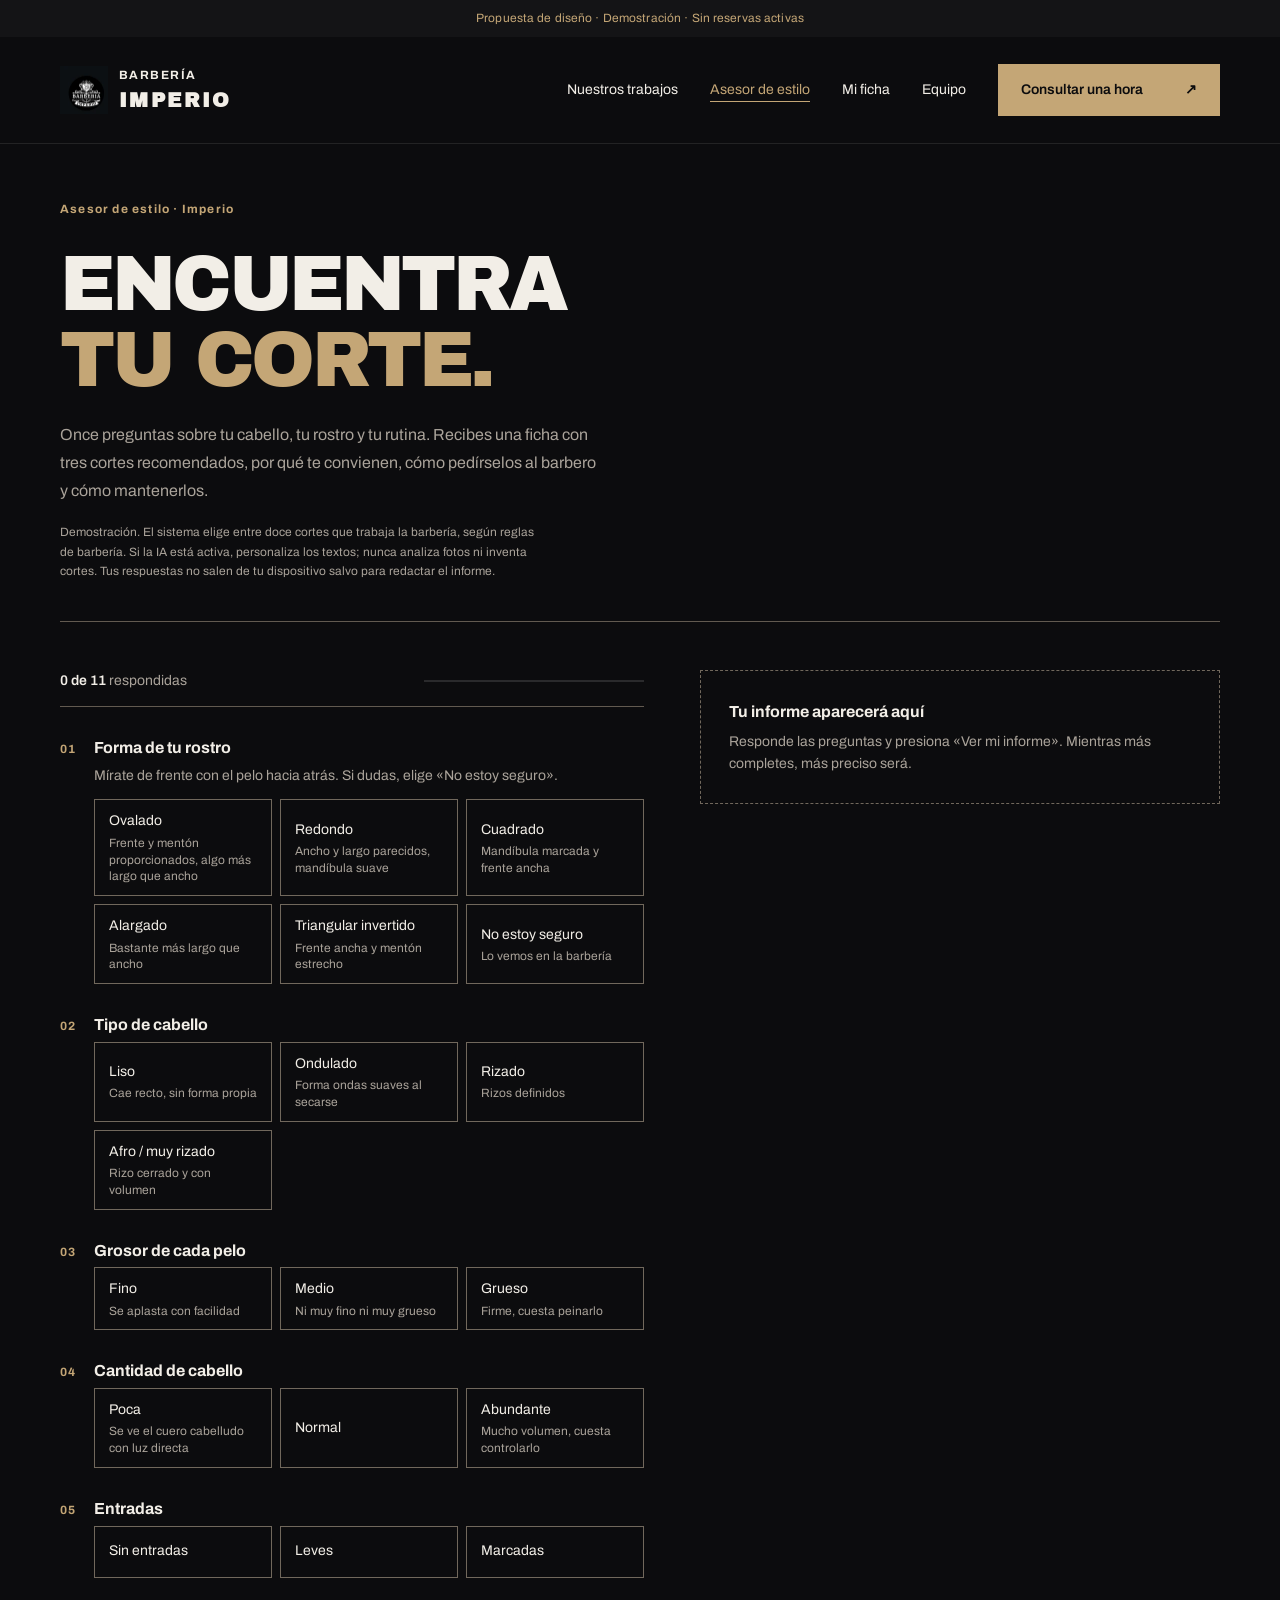
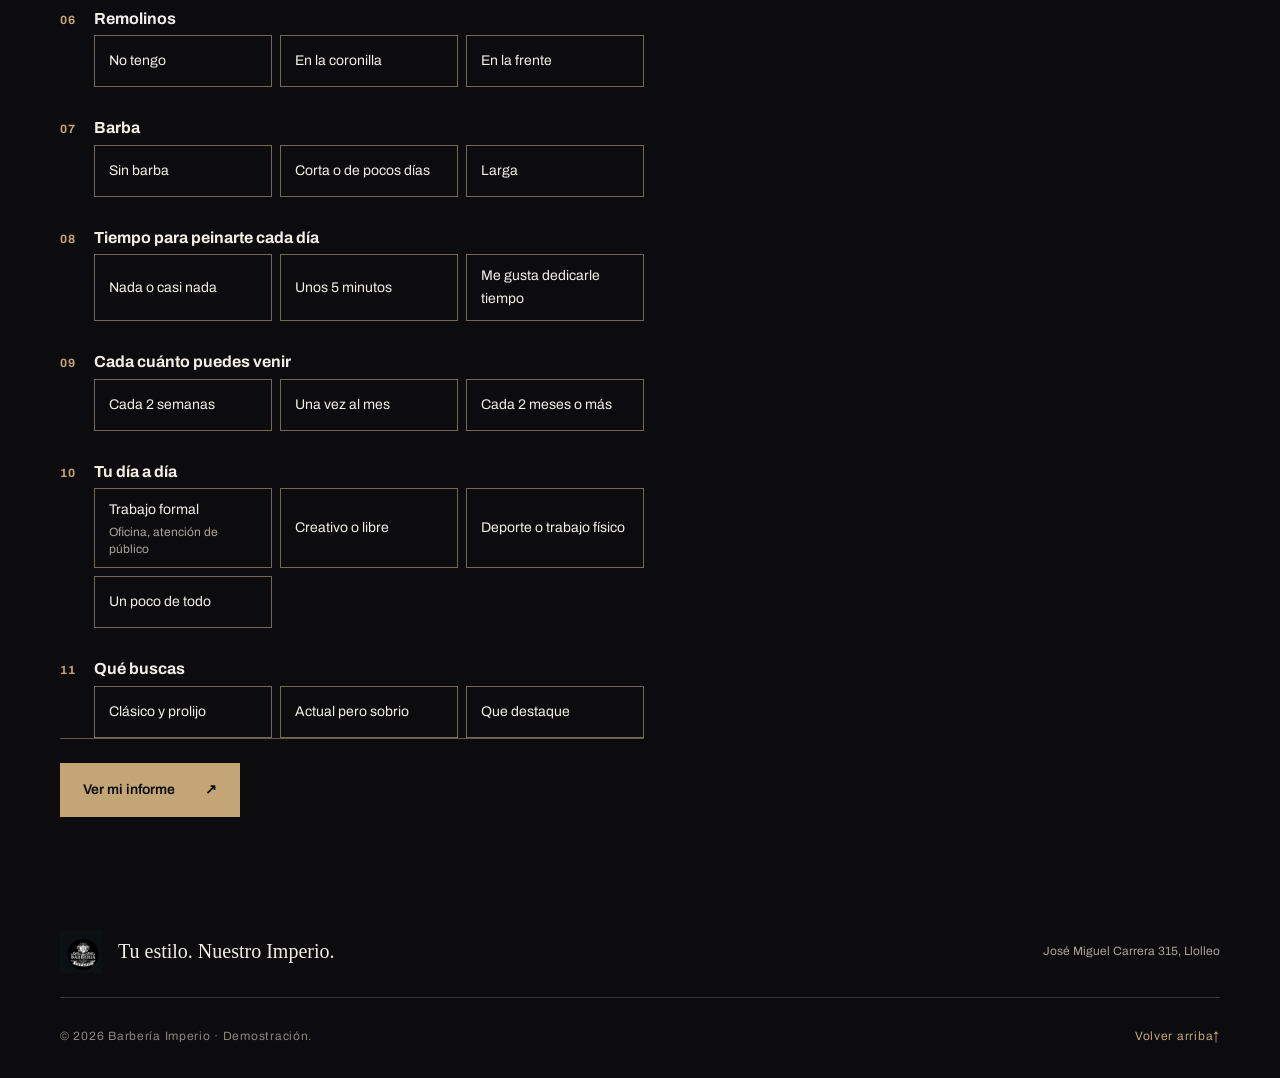
<file: asesor.html>
<!doctype html>
<html lang="es-CL">
<head>
  <meta charset="UTF-8">
  <meta name="viewport" content="width=device-width, initial-scale=1">
  <meta name="theme-color" content="#0c0c0e">
  <meta name="description" content="Responde 11 preguntas y recibe una ficha con tres cortes recomendados por Barbería Imperio, cómo pedirlos y cómo mantenerlos.">
  <title>Asesor de estilo | Barbería Imperio</title>
  <meta name="robots" content="noindex, nofollow">
  <link rel="canonical" href="https://barberia-imperio-demo.vercel.app/asesor">
  <meta property="og:type" content="website">
  <meta property="og:locale" content="es_CL">
  <meta property="og:site_name" content="Barbería Imperio">
  <meta property="og:title" content="Asesor de estilo · Barbería Imperio">
  <meta property="og:description" content="Responde 11 preguntas y recibe una ficha con tres cortes recomendados por Barbería Imperio, cómo pedirlos y cómo mantenerlos.">
  <meta property="og:url" content="https://barberia-imperio-demo.vercel.app/asesor">
  <meta property="og:image" content="https://barberia-imperio-demo.vercel.app/assets/og-imperio.jpg">
  <meta property="og:image:width" content="1200">
  <meta property="og:image:height" content="630">
  <meta property="og:image:alt" content="Logo original blanco y negro de Barbería Imperio junto al lema Tu estilo. Nuestro Imperio.">
  <meta name="twitter:card" content="summary_large_image">
  <link rel="icon" type="image/png" sizes="96x96" href="/assets/logo-imperio-96.png">
  <link rel="apple-touch-icon" href="/assets/logo-imperio.png">
  <link rel="preload" href="/assets/fonts/archivo-black.woff2" as="font" type="font/woff2" crossorigin>
  <link rel="preload" href="/assets/fonts/archivo-variable.woff2" as="font" type="font/woff2" crossorigin>
  <link rel="stylesheet" href="/styles.css">
  <link rel="stylesheet" href="/design-system.css">
  <link rel="stylesheet" href="/urban.css">
  <link rel="stylesheet" href="/pages.css">
</head>
<body class="urban" data-page="asesor">
  <a class="skip-link" href="#contenido">Saltar al contenido</a>
  <div class="announcement">Propuesta de diseño · Demostración · Sin reservas activas</div>
  <header class="site-header">
    <div class="shell nav-shell">
      <a class="brand" href="/" aria-label="Barbería Imperio, ir al inicio"><picture><source srcset="/assets/logo-imperio-96.webp" type="image/webp"><img src="/assets/logo-imperio-96.png" alt="" width="48" height="48"></picture> <span> <small>BARBERÍA</small> <strong>IMPERIO</strong></span></a>
      <button class="menu-toggle" type="button" aria-label="Abrir menú" aria-expanded="false" aria-controls="main-nav"> <span></span> <span></span> <span></span></button>
      <nav id="main-nav" class="nav-links" aria-label="Navegación principal"><a href="/#estilos">Nuestros trabajos</a><a href="/asesor" class="is-current" aria-current="page">Asesor de estilo</a><a href="/mi-ficha">Mi ficha</a><a href="/equipo">Equipo</a><a class="btn btn-gold nav-reserve" href="/#reservar">Consultar una hora <span aria-hidden="true">↗</span></a></nav>
    </div>
  </header>
  <main id="contenido">
    <section class="page-hero shell" aria-labelledby="page-title"><p class="eyebrow">Asesor de estilo · Imperio</p><h1 id="page-title"><span>ENCUENTRA</span> <span class="bronze">TU CORTE.</span></h1><p class="lead">Once preguntas sobre tu cabello, tu rostro y tu rutina. Recibes una ficha con tres cortes recomendados, por qué te convienen, cómo pedírselos al barbero y cómo mantenerlos.</p><p class="demo-note">Demostración. El sistema elige entre doce cortes que trabaja la barbería, según reglas de barbería. Si la IA está activa, personaliza los textos; nunca analiza fotos ni inventa cortes. Tus respuestas no salen de tu dispositivo salvo para redactar el informe.</p></section>
    <div class="shell page-grid">
      <div class="quiz-wrap">
        <h2 class="sr-only">Cuestionario de estilo</h2>
        <form id="quiz" class="quiz" novalidate><div class="quiz-progress"><span><strong>0 de 11</strong> respondidas</span><span class="quiz-meter" aria-hidden="true"><i style="width:0%"></i></span></div><fieldset class="q"><legend><span class="q-n" aria-hidden="true">01</span>Forma de tu rostro</legend><p class="q-help" id="help-rostro">Mírate de frente con el pelo hacia atrás. Si dudas, elige «No estoy seguro».</p><div class="choices"><div class="choice"><input type="radio" name="rostro" id="q-rostro-ovalado" value="ovalado" aria-describedby="help-rostro"><label for="q-rostro-ovalado">Ovalado<small>Frente y mentón proporcionados, algo más largo que ancho</small></label></div><div class="choice"><input type="radio" name="rostro" id="q-rostro-redondo" value="redondo" aria-describedby="help-rostro"><label for="q-rostro-redondo">Redondo<small>Ancho y largo parecidos, mandíbula suave</small></label></div><div class="choice"><input type="radio" name="rostro" id="q-rostro-cuadrado" value="cuadrado" aria-describedby="help-rostro"><label for="q-rostro-cuadrado">Cuadrado<small>Mandíbula marcada y frente ancha</small></label></div><div class="choice"><input type="radio" name="rostro" id="q-rostro-alargado" value="alargado" aria-describedby="help-rostro"><label for="q-rostro-alargado">Alargado<small>Bastante más largo que ancho</small></label></div><div class="choice"><input type="radio" name="rostro" id="q-rostro-corazon" value="corazon" aria-describedby="help-rostro"><label for="q-rostro-corazon">Triangular invertido<small>Frente ancha y mentón estrecho</small></label></div><div class="choice"><input type="radio" name="rostro" id="q-rostro-no_se" value="no_se" aria-describedby="help-rostro"><label for="q-rostro-no_se">No estoy seguro<small>Lo vemos en la barbería</small></label></div></div></fieldset><fieldset class="q"><legend><span class="q-n" aria-hidden="true">02</span>Tipo de cabello</legend><div class="choices"><div class="choice"><input type="radio" name="tipo" id="q-tipo-liso" value="liso"><label for="q-tipo-liso">Liso<small>Cae recto, sin forma propia</small></label></div><div class="choice"><input type="radio" name="tipo" id="q-tipo-ondulado" value="ondulado"><label for="q-tipo-ondulado">Ondulado<small>Forma ondas suaves al secarse</small></label></div><div class="choice"><input type="radio" name="tipo" id="q-tipo-rizado" value="rizado"><label for="q-tipo-rizado">Rizado<small>Rizos definidos</small></label></div><div class="choice"><input type="radio" name="tipo" id="q-tipo-afro" value="afro"><label for="q-tipo-afro">Afro / muy rizado<small>Rizo cerrado y con volumen</small></label></div></div></fieldset><fieldset class="q"><legend><span class="q-n" aria-hidden="true">03</span>Grosor de cada pelo</legend><div class="choices"><div class="choice"><input type="radio" name="grosor" id="q-grosor-fino" value="fino"><label for="q-grosor-fino">Fino<small>Se aplasta con facilidad</small></label></div><div class="choice"><input type="radio" name="grosor" id="q-grosor-medio" value="medio"><label for="q-grosor-medio">Medio<small>Ni muy fino ni muy grueso</small></label></div><div class="choice"><input type="radio" name="grosor" id="q-grosor-grueso" value="grueso"><label for="q-grosor-grueso">Grueso<small>Firme, cuesta peinarlo</small></label></div></div></fieldset><fieldset class="q"><legend><span class="q-n" aria-hidden="true">04</span>Cantidad de cabello</legend><div class="choices"><div class="choice"><input type="radio" name="densidad" id="q-densidad-baja" value="baja"><label for="q-densidad-baja">Poca<small>Se ve el cuero cabelludo con luz directa</small></label></div><div class="choice"><input type="radio" name="densidad" id="q-densidad-media" value="media"><label for="q-densidad-media">Normal</label></div><div class="choice"><input type="radio" name="densidad" id="q-densidad-alta" value="alta"><label for="q-densidad-alta">Abundante<small>Mucho volumen, cuesta controlarlo</small></label></div></div></fieldset><fieldset class="q"><legend><span class="q-n" aria-hidden="true">05</span>Entradas</legend><div class="choices"><div class="choice"><input type="radio" name="entradas" id="q-entradas-no" value="no"><label for="q-entradas-no">Sin entradas</label></div><div class="choice"><input type="radio" name="entradas" id="q-entradas-leves" value="leves"><label for="q-entradas-leves">Leves</label></div><div class="choice"><input type="radio" name="entradas" id="q-entradas-marcadas" value="marcadas"><label for="q-entradas-marcadas">Marcadas</label></div></div></fieldset><fieldset class="q"><legend><span class="q-n" aria-hidden="true">06</span>Remolinos</legend><div class="choices"><div class="choice"><input type="radio" name="remolino" id="q-remolino-no" value="no"><label for="q-remolino-no">No tengo</label></div><div class="choice"><input type="radio" name="remolino" id="q-remolino-coronilla" value="coronilla"><label for="q-remolino-coronilla">En la coronilla</label></div><div class="choice"><input type="radio" name="remolino" id="q-remolino-frente" value="frente"><label for="q-remolino-frente">En la frente</label></div></div></fieldset><fieldset class="q"><legend><span class="q-n" aria-hidden="true">07</span>Barba</legend><div class="choices"><div class="choice"><input type="radio" name="barba" id="q-barba-no" value="no"><label for="q-barba-no">Sin barba</label></div><div class="choice"><input type="radio" name="barba" id="q-barba-corta" value="corta"><label for="q-barba-corta">Corta o de pocos días</label></div><div class="choice"><input type="radio" name="barba" id="q-barba-larga" value="larga"><label for="q-barba-larga">Larga</label></div></div></fieldset><fieldset class="q"><legend><span class="q-n" aria-hidden="true">08</span>Tiempo para peinarte cada día</legend><div class="choices"><div class="choice"><input type="radio" name="mantencion" id="q-mantencion-baja" value="baja"><label for="q-mantencion-baja">Nada o casi nada</label></div><div class="choice"><input type="radio" name="mantencion" id="q-mantencion-media" value="media"><label for="q-mantencion-media">Unos 5 minutos</label></div><div class="choice"><input type="radio" name="mantencion" id="q-mantencion-alta" value="alta"><label for="q-mantencion-alta">Me gusta dedicarle tiempo</label></div></div></fieldset><fieldset class="q"><legend><span class="q-n" aria-hidden="true">09</span>Cada cuánto puedes venir</legend><div class="choices"><div class="choice"><input type="radio" name="frecuencia" id="q-frecuencia-quincenal" value="quincenal"><label for="q-frecuencia-quincenal">Cada 2 semanas</label></div><div class="choice"><input type="radio" name="frecuencia" id="q-frecuencia-mensual" value="mensual"><label for="q-frecuencia-mensual">Una vez al mes</label></div><div class="choice"><input type="radio" name="frecuencia" id="q-frecuencia-bimensual" value="bimensual"><label for="q-frecuencia-bimensual">Cada 2 meses o más</label></div></div></fieldset><fieldset class="q"><legend><span class="q-n" aria-hidden="true">10</span>Tu día a día</legend><div class="choices"><div class="choice"><input type="radio" name="contexto" id="q-contexto-formal" value="formal"><label for="q-contexto-formal">Trabajo formal<small>Oficina, atención de público</small></label></div><div class="choice"><input type="radio" name="contexto" id="q-contexto-creativo" value="creativo"><label for="q-contexto-creativo">Creativo o libre</label></div><div class="choice"><input type="radio" name="contexto" id="q-contexto-deportivo" value="deportivo"><label for="q-contexto-deportivo">Deporte o trabajo físico</label></div><div class="choice"><input type="radio" name="contexto" id="q-contexto-mixto" value="mixto"><label for="q-contexto-mixto">Un poco de todo</label></div></div></fieldset><fieldset class="q"><legend><span class="q-n" aria-hidden="true">11</span>Qué buscas</legend><div class="choices"><div class="choice"><input type="radio" name="estilo" id="q-estilo-clasico" value="clasico"><label for="q-estilo-clasico">Clásico y prolijo</label></div><div class="choice"><input type="radio" name="estilo" id="q-estilo-actual" value="actual"><label for="q-estilo-actual">Actual pero sobrio</label></div><div class="choice"><input type="radio" name="estilo" id="q-estilo-llamativo" value="llamativo"><label for="q-estilo-llamativo">Que destaque</label></div></div></fieldset></form>
        <div class="quiz-actions"><button id="quiz-submit" class="btn btn-gold" type="button">Ver mi informe <span aria-hidden="true">↗</span></button><p id="quiz-status" class="quiz-status" role="status" aria-live="polite"></p></div>
      </div>
      <aside id="resultado" aria-label="Informe de estilo" aria-live="polite"><div class="ficha-empty"><strong>Tu informe aparecerá aquí</strong>Responde las preguntas y presiona «Ver mi informe». Mientras más completes, más preciso será.</div></aside>
    </div>
  </main>
  <footer class="site-footer"> <div class="shell footer-main"><a class="footer-signature" href="/" aria-label="Tu estilo. Nuestro Imperio. — ir al inicio"><picture><source srcset="/assets/logo-imperio-96.webp" type="image/webp"><img src="/assets/logo-imperio-96.png" alt="" width="42" height="42" loading="lazy"></picture> <span>Tu estilo. Nuestro Imperio.</span></a> <p>José Miguel Carrera 315, Llolleo</p></div> <div class="shell footer-bottom"> <small>© <span id="current-year"></span> Barbería Imperio · Demostración.</small><a href="#contenido">Volver arriba <span aria-hidden="true">↑</span></a></div></footer>
  <script src="/assets/js/asesor-engine.js" defer></script>
  <script src="/assets/js/cliente.js" defer></script>
</body>
</html>
</file>
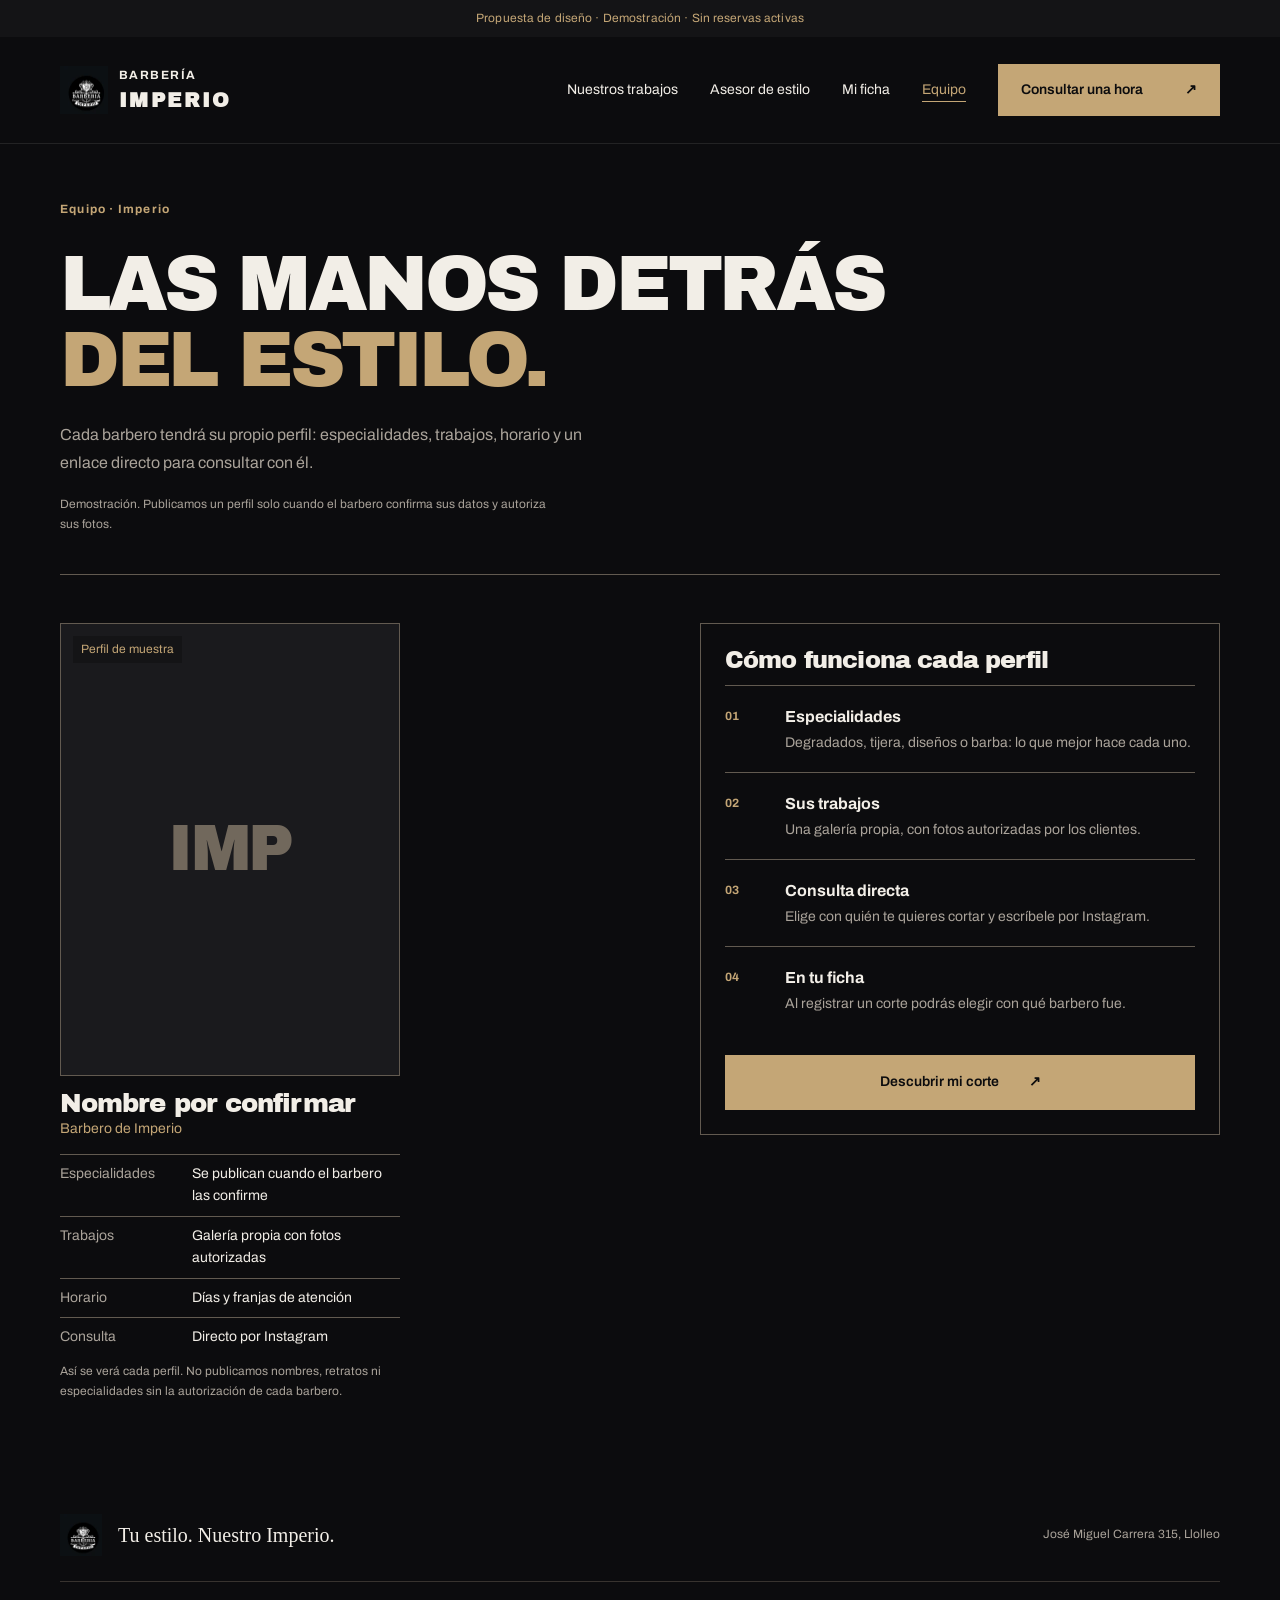
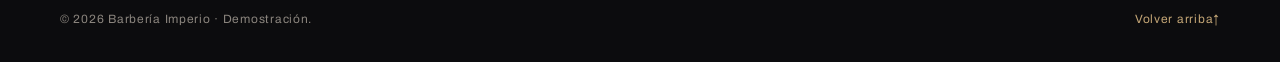
<file: equipo.html>
<!doctype html>
<html lang="es-CL">
<head>
  <meta charset="UTF-8">
  <meta name="viewport" content="width=device-width, initial-scale=1">
  <meta name="theme-color" content="#0c0c0e">
  <meta name="description" content="Perfiles de los barberos de Barbería Imperio en Llolleo: especialidades, trabajos y consulta directa.">
  <title>Equipo | Barbería Imperio</title>
  <meta name="robots" content="noindex, nofollow">
  <link rel="canonical" href="https://barberia-imperio-demo.vercel.app/equipo">
  <meta property="og:type" content="website">
  <meta property="og:locale" content="es_CL">
  <meta property="og:site_name" content="Barbería Imperio">
  <meta property="og:title" content="Equipo · Barbería Imperio">
  <meta property="og:description" content="Perfiles de los barberos de Barbería Imperio en Llolleo: especialidades, trabajos y consulta directa.">
  <meta property="og:url" content="https://barberia-imperio-demo.vercel.app/equipo">
  <meta property="og:image" content="https://barberia-imperio-demo.vercel.app/assets/og-imperio.jpg">
  <meta property="og:image:width" content="1200">
  <meta property="og:image:height" content="630">
  <meta property="og:image:alt" content="Logo original blanco y negro de Barbería Imperio junto al lema Tu estilo. Nuestro Imperio.">
  <meta name="twitter:card" content="summary_large_image">
  <link rel="icon" type="image/png" sizes="96x96" href="/assets/logo-imperio-96.png">
  <link rel="apple-touch-icon" href="/assets/logo-imperio.png">
  <link rel="preload" href="/assets/fonts/archivo-black.woff2" as="font" type="font/woff2" crossorigin>
  <link rel="preload" href="/assets/fonts/archivo-variable.woff2" as="font" type="font/woff2" crossorigin>
  <link rel="stylesheet" href="/styles.css">
  <link rel="stylesheet" href="/design-system.css">
  <link rel="stylesheet" href="/urban.css">
  <link rel="stylesheet" href="/pages.css">
</head>
<body class="urban" data-page="equipo">
  <a class="skip-link" href="#contenido">Saltar al contenido</a>
  <div class="announcement">Propuesta de diseño · Demostración · Sin reservas activas</div>
  <header class="site-header">
    <div class="shell nav-shell">
      <a class="brand" href="/" aria-label="Barbería Imperio, ir al inicio"><picture><source srcset="/assets/logo-imperio-96.webp" type="image/webp"><img src="/assets/logo-imperio-96.png" alt="" width="48" height="48"></picture> <span> <small>BARBERÍA</small> <strong>IMPERIO</strong></span></a>
      <button class="menu-toggle" type="button" aria-label="Abrir menú" aria-expanded="false" aria-controls="main-nav"> <span></span> <span></span> <span></span></button>
      <nav id="main-nav" class="nav-links" aria-label="Navegación principal"><a href="/#estilos">Nuestros trabajos</a><a href="/asesor">Asesor de estilo</a><a href="/mi-ficha">Mi ficha</a><a href="/equipo" class="is-current" aria-current="page">Equipo</a><a class="btn btn-gold nav-reserve" href="/#reservar">Consultar una hora <span aria-hidden="true">↗</span></a></nav>
    </div>
  </header>
  <main id="contenido">
    <section class="page-hero shell" aria-labelledby="page-title"><p class="eyebrow">Equipo · Imperio</p><h1 id="page-title"><span>LAS MANOS DETRÁS</span> <span class="bronze">DEL ESTILO.</span></h1><p class="lead">Cada barbero tendrá su propio perfil: especialidades, trabajos, horario y un enlace directo para consultar con él.</p><p class="demo-note">Demostración. Publicamos un perfil solo cuando el barbero confirma sus datos y autoriza sus fotos.</p></section>
    <div class="shell page-grid">
      <div class="team-grid" id="equipo-lista" aria-live="polite" style="min-height:560px"></div>
      <aside>
        <div class="panel">
          <h2>Cómo funciona cada perfil</h2>
          <ol class="how-list">
            <li><div><strong>Especialidades</strong>Degradados, tijera, diseños o barba: lo que mejor hace cada uno.</div></li>
            <li><div><strong>Sus trabajos</strong>Una galería propia, con fotos autorizadas por los clientes.</div></li>
            <li><div><strong>Consulta directa</strong>Elige con quién te quieres cortar y escríbele por Instagram.</div></li>
            <li><div><strong>En tu ficha</strong>Al registrar un corte podrás elegir con qué barbero fue.</div></li>
          </ol>
          <a class="btn btn-gold" href="/asesor">Descubrir mi corte <span aria-hidden="true">↗</span></a>
        </div>
      </aside>
    </div>
  </main>
  <footer class="site-footer"> <div class="shell footer-main"><a class="footer-signature" href="/" aria-label="Tu estilo. Nuestro Imperio. — ir al inicio"><picture><source srcset="/assets/logo-imperio-96.webp" type="image/webp"><img src="/assets/logo-imperio-96.png" alt="" width="42" height="42" loading="lazy"></picture> <span>Tu estilo. Nuestro Imperio.</span></a> <p>José Miguel Carrera 315, Llolleo</p></div> <div class="shell footer-bottom"> <small>© <span id="current-year"></span> Barbería Imperio · Demostración.</small><a href="#contenido">Volver arriba <span aria-hidden="true">↑</span></a></div></footer>
  <script src="/assets/js/asesor-engine.js" defer></script>
  <script src="/assets/js/cliente.js" defer></script>
</body>
</html>
</file>
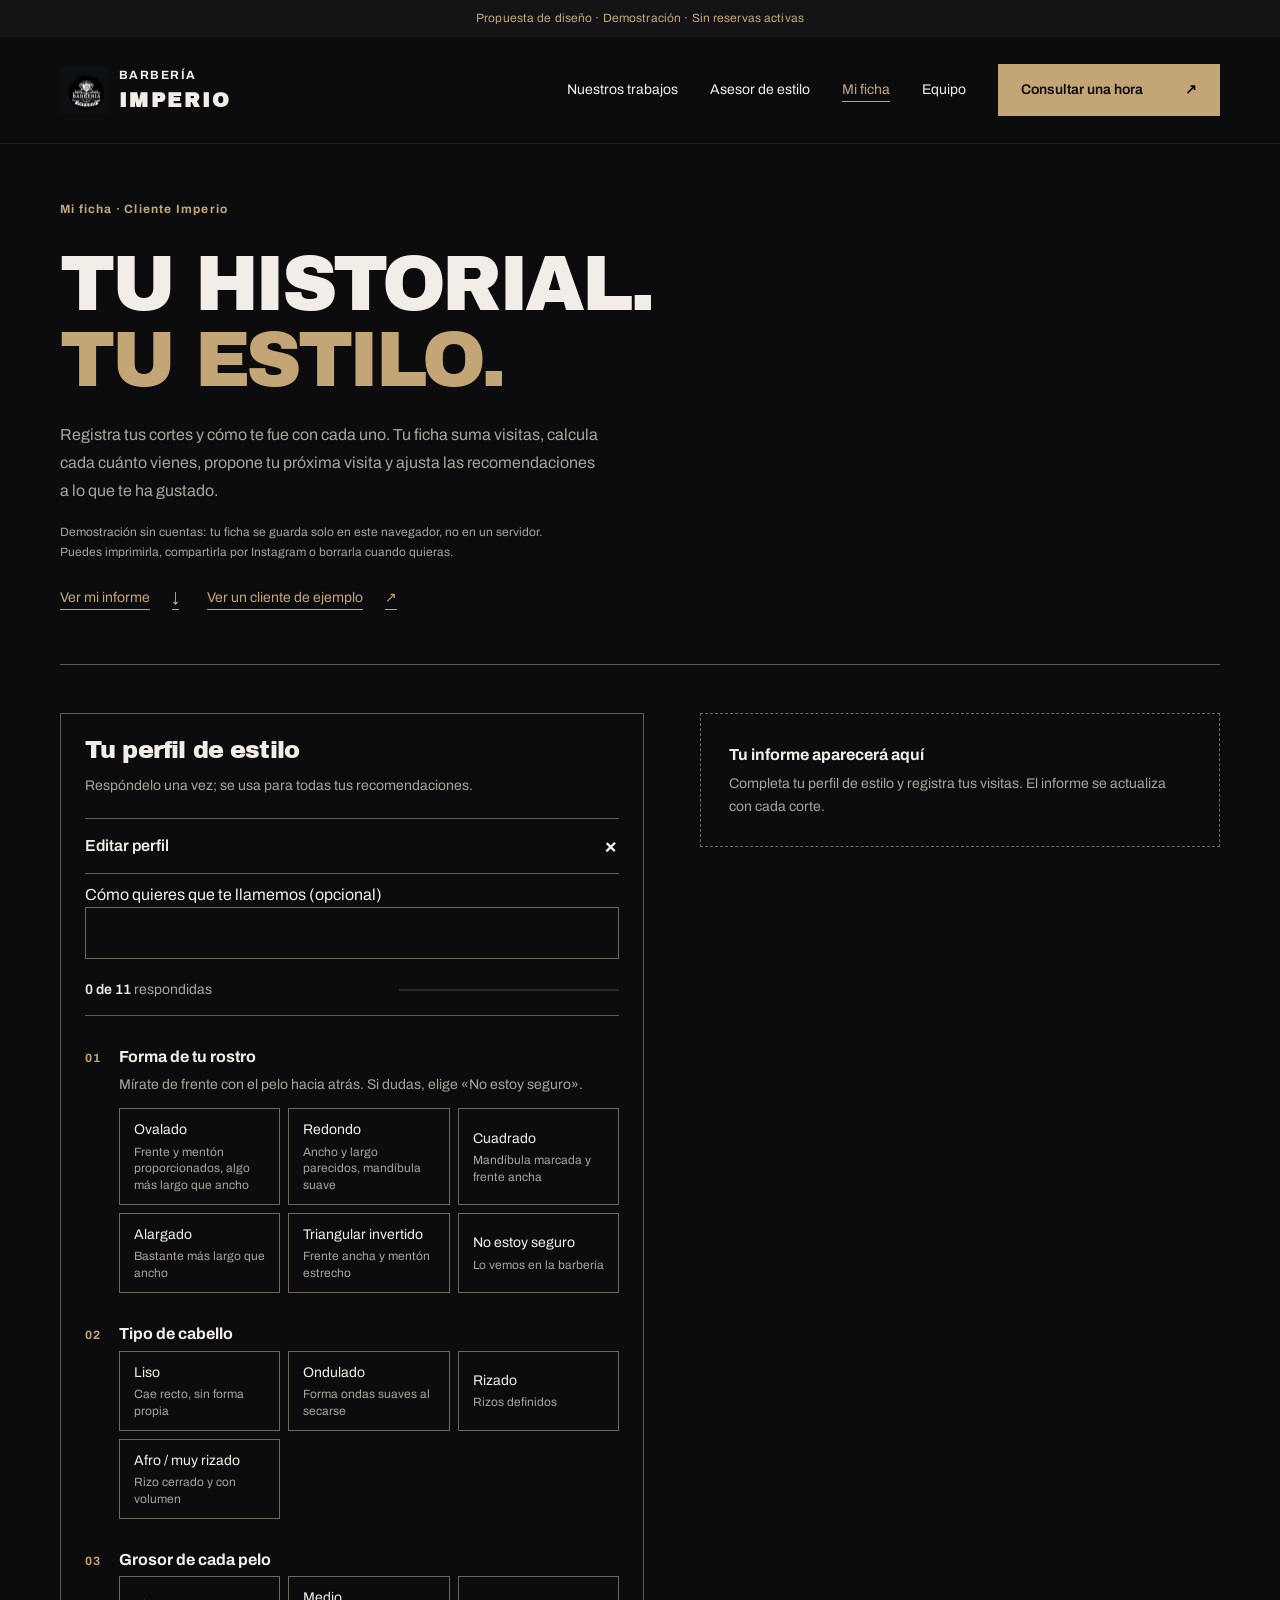
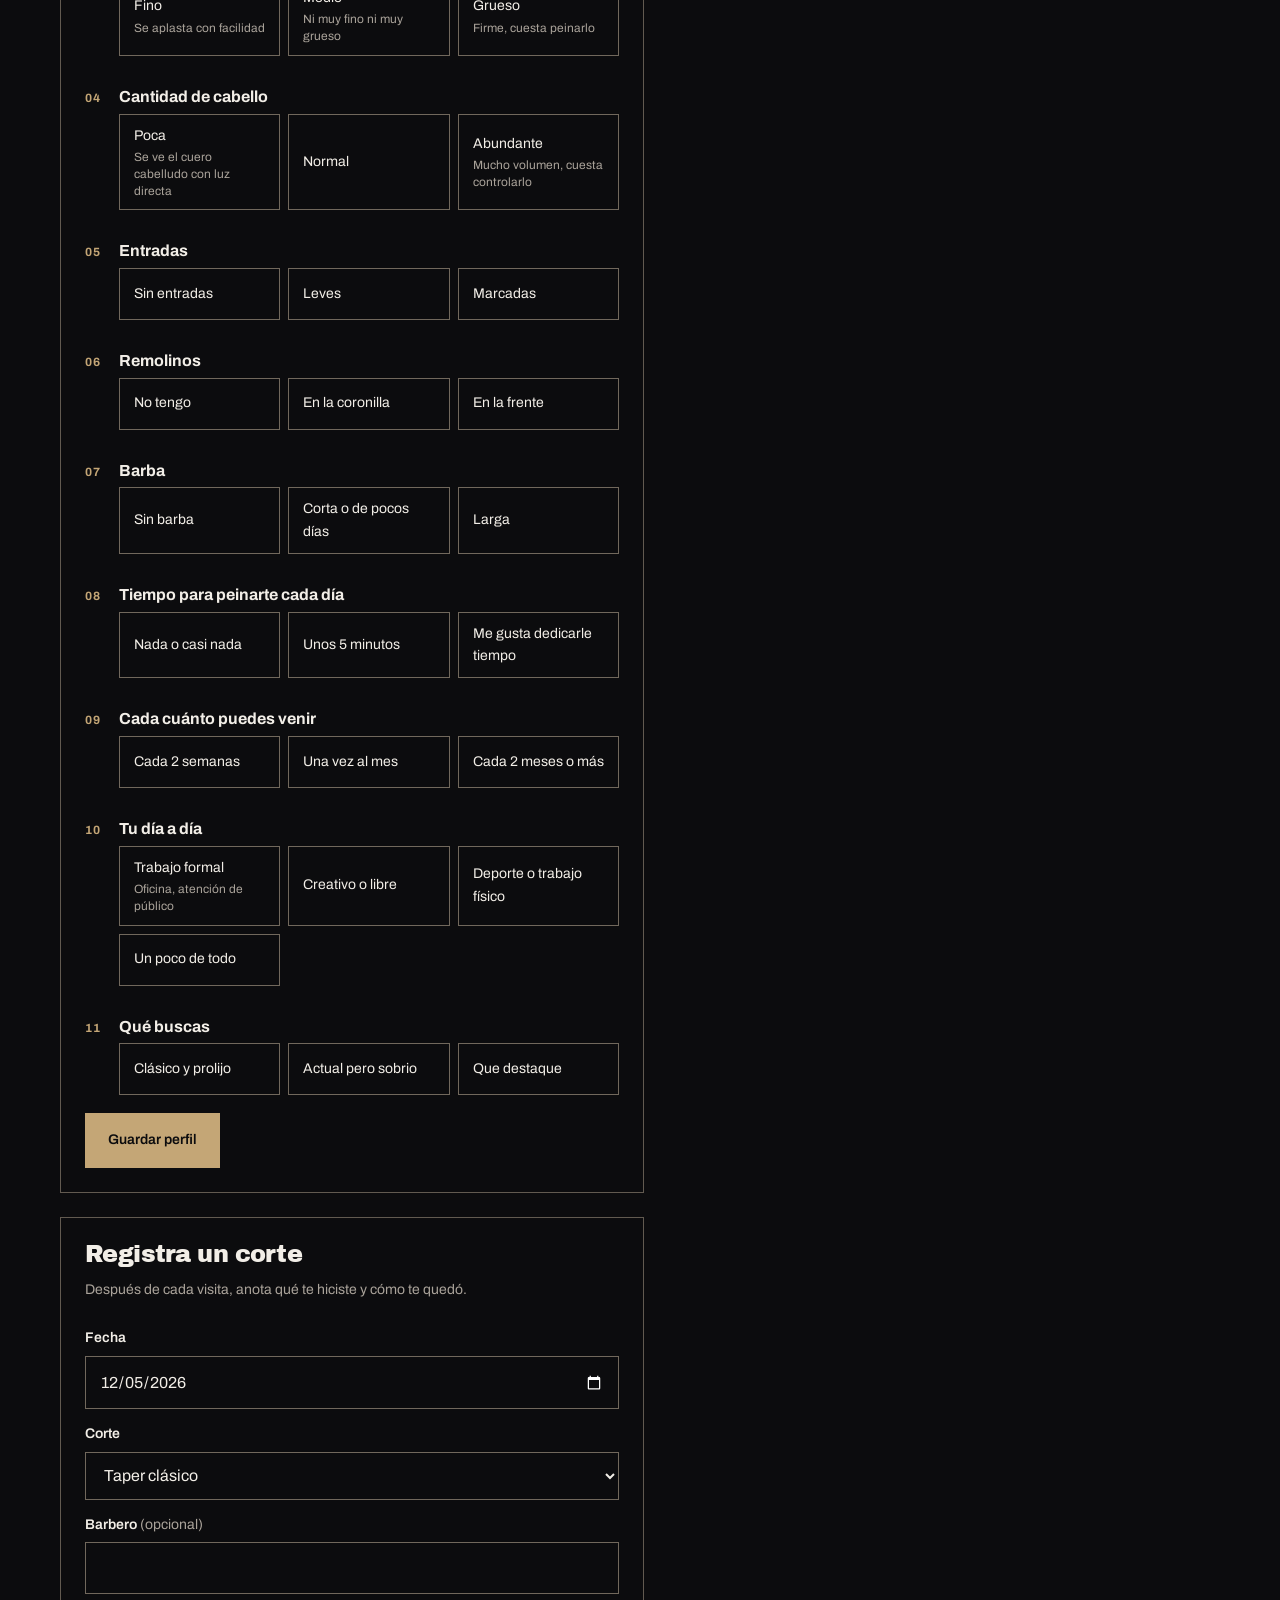
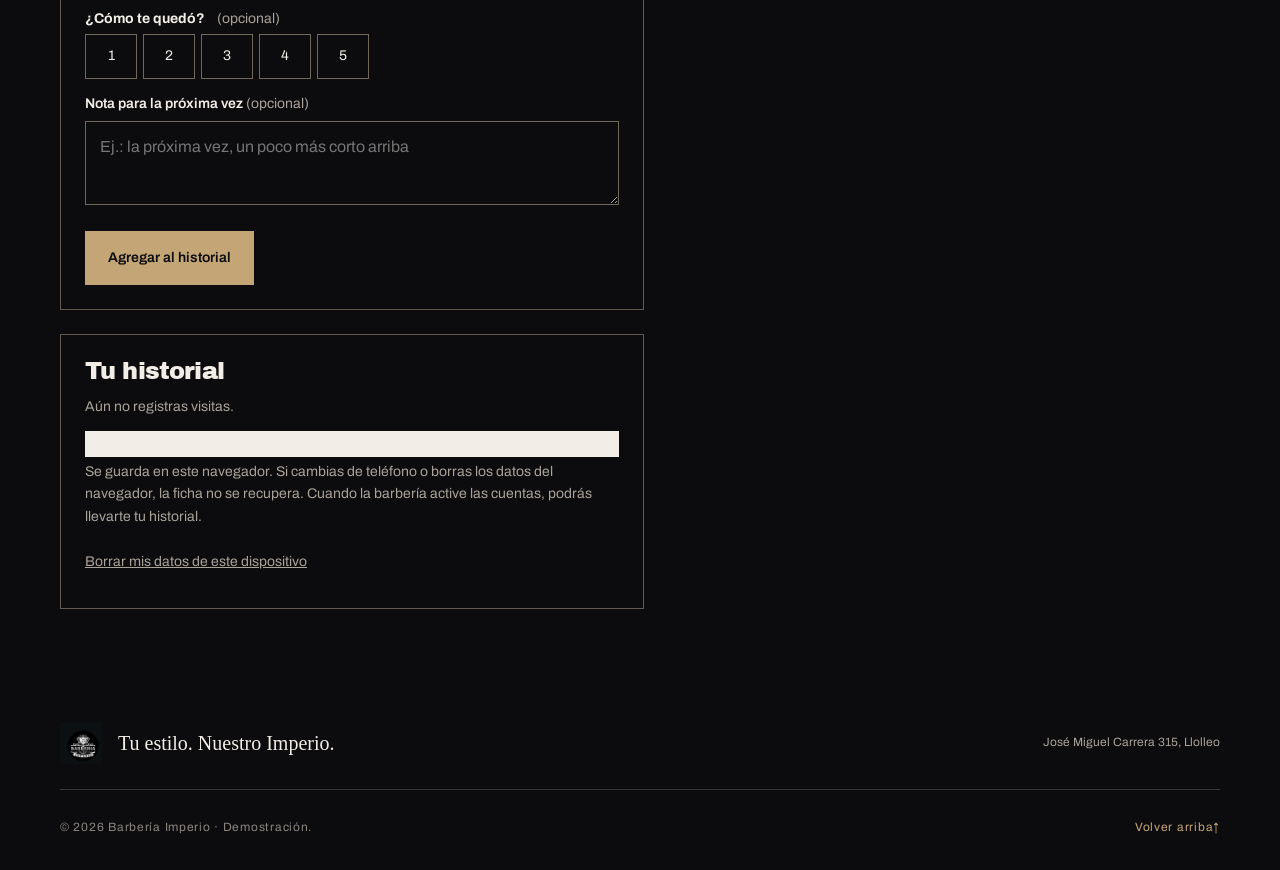
<file: mi-ficha.html>
<!doctype html>
<html lang="es-CL">
<head>
  <meta charset="UTF-8">
  <meta name="viewport" content="width=device-width, initial-scale=1">
  <meta name="theme-color" content="#0c0c0e">
  <meta name="description" content="Tu historial de cortes en Barbería Imperio con informe detallado, próxima visita sugerida y recomendaciones según lo que te ha gustado.">
  <title>Mi ficha | Barbería Imperio</title>
  <meta name="robots" content="noindex, nofollow">
  <link rel="canonical" href="https://barberia-imperio-demo.vercel.app/mi-ficha">
  <meta property="og:type" content="website">
  <meta property="og:locale" content="es_CL">
  <meta property="og:site_name" content="Barbería Imperio">
  <meta property="og:title" content="Mi ficha · Barbería Imperio">
  <meta property="og:description" content="Tu historial de cortes en Barbería Imperio con informe detallado, próxima visita sugerida y recomendaciones según lo que te ha gustado.">
  <meta property="og:url" content="https://barberia-imperio-demo.vercel.app/mi-ficha">
  <meta property="og:image" content="https://barberia-imperio-demo.vercel.app/assets/og-imperio.jpg">
  <meta property="og:image:width" content="1200">
  <meta property="og:image:height" content="630">
  <meta property="og:image:alt" content="Logo original blanco y negro de Barbería Imperio junto al lema Tu estilo. Nuestro Imperio.">
  <meta name="twitter:card" content="summary_large_image">
  <link rel="icon" type="image/png" sizes="96x96" href="/assets/logo-imperio-96.png">
  <link rel="apple-touch-icon" href="/assets/logo-imperio.png">
  <link rel="preload" href="/assets/fonts/archivo-black.woff2" as="font" type="font/woff2" crossorigin>
  <link rel="preload" href="/assets/fonts/archivo-variable.woff2" as="font" type="font/woff2" crossorigin>
  <link rel="stylesheet" href="/styles.css">
  <link rel="stylesheet" href="/design-system.css">
  <link rel="stylesheet" href="/urban.css">
  <link rel="stylesheet" href="/pages.css">
</head>
<body class="urban" data-page="ficha">
  <a class="skip-link" href="#contenido">Saltar al contenido</a>
  <div class="announcement">Propuesta de diseño · Demostración · Sin reservas activas</div>
  <header class="site-header">
    <div class="shell nav-shell">
      <a class="brand" href="/" aria-label="Barbería Imperio, ir al inicio"><picture><source srcset="/assets/logo-imperio-96.webp" type="image/webp"><img src="/assets/logo-imperio-96.png" alt="" width="48" height="48"></picture> <span> <small>BARBERÍA</small> <strong>IMPERIO</strong></span></a>
      <button class="menu-toggle" type="button" aria-label="Abrir menú" aria-expanded="false" aria-controls="main-nav"> <span></span> <span></span> <span></span></button>
      <nav id="main-nav" class="nav-links" aria-label="Navegación principal"><a href="/#estilos">Nuestros trabajos</a><a href="/asesor">Asesor de estilo</a><a href="/mi-ficha" class="is-current" aria-current="page">Mi ficha</a><a href="/equipo">Equipo</a><a class="btn btn-gold nav-reserve" href="/#reservar">Consultar una hora <span aria-hidden="true">↗</span></a></nav>
    </div>
  </header>
  <main id="contenido">
    <section class="page-hero shell" aria-labelledby="page-title"><p class="eyebrow">Mi ficha · Cliente Imperio</p><h1 id="page-title"><span>TU HISTORIAL.</span> <span class="bronze">TU ESTILO.</span></h1><p class="lead">Registra tus cortes y cómo te fue con cada uno. Tu ficha suma visitas, calcula cada cuánto vienes, propone tu próxima visita y ajusta las recomendaciones a lo que te ha gustado.</p><p class="demo-note">Demostración sin cuentas: tu ficha se guarda solo en este navegador, no en un servidor. Puedes imprimirla, compartirla por Instagram o borrarla cuando quieras.</p><div class="hero-links"><a class="text-link" id="ir-informe" href="#resultado" hidden>Ver mi informe <span aria-hidden="true">↓</span></a><a class="text-link" id="ver-ejemplo" href="/mi-ficha?ejemplo">Ver un cliente de ejemplo <span aria-hidden="true">↗</span></a></div></section>
    <div class="shell ejemplo-banda" id="ejemplo-banda" role="note" hidden><strong>Cliente de ejemplo.</strong> Datos ficticios para mostrar cómo funciona la ficha. Lo que cambies aquí no se guarda. <a href="/mi-ficha">Volver a mi ficha</a></div>
    <div class="shell page-grid">
      <div class="stack">
        <section class="panel" id="panel-perfil" aria-labelledby="perfil-title">
          <h2 id="perfil-title">Tu perfil de estilo</h2>
          <p id="perfil-resumen">Respóndelo una vez; se usa para todas tus recomendaciones.</p>
          <details class="perfil-details" id="perfil-details" open><summary>Editar perfil <span aria-hidden="true">+</span></summary>
          <label for="cliente-nombre">Cómo quieres que te llamemos <span>(opcional)</span></label>
          <input id="cliente-nombre" type="text" maxlength="40" autocomplete="given-name">
          <form id="quiz" class="quiz" style="margin-top:20px" novalidate><div class="quiz-progress"><span><strong>0 de 11</strong> respondidas</span><span class="quiz-meter" aria-hidden="true"><i style="width:0%"></i></span></div><fieldset class="q"><legend><span class="q-n" aria-hidden="true">01</span>Forma de tu rostro</legend><p class="q-help" id="help-rostro">Mírate de frente con el pelo hacia atrás. Si dudas, elige «No estoy seguro».</p><div class="choices"><div class="choice"><input type="radio" name="rostro" id="q-rostro-ovalado" value="ovalado" aria-describedby="help-rostro"><label for="q-rostro-ovalado">Ovalado<small>Frente y mentón proporcionados, algo más largo que ancho</small></label></div><div class="choice"><input type="radio" name="rostro" id="q-rostro-redondo" value="redondo" aria-describedby="help-rostro"><label for="q-rostro-redondo">Redondo<small>Ancho y largo parecidos, mandíbula suave</small></label></div><div class="choice"><input type="radio" name="rostro" id="q-rostro-cuadrado" value="cuadrado" aria-describedby="help-rostro"><label for="q-rostro-cuadrado">Cuadrado<small>Mandíbula marcada y frente ancha</small></label></div><div class="choice"><input type="radio" name="rostro" id="q-rostro-alargado" value="alargado" aria-describedby="help-rostro"><label for="q-rostro-alargado">Alargado<small>Bastante más largo que ancho</small></label></div><div class="choice"><input type="radio" name="rostro" id="q-rostro-corazon" value="corazon" aria-describedby="help-rostro"><label for="q-rostro-corazon">Triangular invertido<small>Frente ancha y mentón estrecho</small></label></div><div class="choice"><input type="radio" name="rostro" id="q-rostro-no_se" value="no_se" aria-describedby="help-rostro"><label for="q-rostro-no_se">No estoy seguro<small>Lo vemos en la barbería</small></label></div></div></fieldset><fieldset class="q"><legend><span class="q-n" aria-hidden="true">02</span>Tipo de cabello</legend><div class="choices"><div class="choice"><input type="radio" name="tipo" id="q-tipo-liso" value="liso"><label for="q-tipo-liso">Liso<small>Cae recto, sin forma propia</small></label></div><div class="choice"><input type="radio" name="tipo" id="q-tipo-ondulado" value="ondulado"><label for="q-tipo-ondulado">Ondulado<small>Forma ondas suaves al secarse</small></label></div><div class="choice"><input type="radio" name="tipo" id="q-tipo-rizado" value="rizado"><label for="q-tipo-rizado">Rizado<small>Rizos definidos</small></label></div><div class="choice"><input type="radio" name="tipo" id="q-tipo-afro" value="afro"><label for="q-tipo-afro">Afro / muy rizado<small>Rizo cerrado y con volumen</small></label></div></div></fieldset><fieldset class="q"><legend><span class="q-n" aria-hidden="true">03</span>Grosor de cada pelo</legend><div class="choices"><div class="choice"><input type="radio" name="grosor" id="q-grosor-fino" value="fino"><label for="q-grosor-fino">Fino<small>Se aplasta con facilidad</small></label></div><div class="choice"><input type="radio" name="grosor" id="q-grosor-medio" value="medio"><label for="q-grosor-medio">Medio<small>Ni muy fino ni muy grueso</small></label></div><div class="choice"><input type="radio" name="grosor" id="q-grosor-grueso" value="grueso"><label for="q-grosor-grueso">Grueso<small>Firme, cuesta peinarlo</small></label></div></div></fieldset><fieldset class="q"><legend><span class="q-n" aria-hidden="true">04</span>Cantidad de cabello</legend><div class="choices"><div class="choice"><input type="radio" name="densidad" id="q-densidad-baja" value="baja"><label for="q-densidad-baja">Poca<small>Se ve el cuero cabelludo con luz directa</small></label></div><div class="choice"><input type="radio" name="densidad" id="q-densidad-media" value="media"><label for="q-densidad-media">Normal</label></div><div class="choice"><input type="radio" name="densidad" id="q-densidad-alta" value="alta"><label for="q-densidad-alta">Abundante<small>Mucho volumen, cuesta controlarlo</small></label></div></div></fieldset><fieldset class="q"><legend><span class="q-n" aria-hidden="true">05</span>Entradas</legend><div class="choices"><div class="choice"><input type="radio" name="entradas" id="q-entradas-no" value="no"><label for="q-entradas-no">Sin entradas</label></div><div class="choice"><input type="radio" name="entradas" id="q-entradas-leves" value="leves"><label for="q-entradas-leves">Leves</label></div><div class="choice"><input type="radio" name="entradas" id="q-entradas-marcadas" value="marcadas"><label for="q-entradas-marcadas">Marcadas</label></div></div></fieldset><fieldset class="q"><legend><span class="q-n" aria-hidden="true">06</span>Remolinos</legend><div class="choices"><div class="choice"><input type="radio" name="remolino" id="q-remolino-no" value="no"><label for="q-remolino-no">No tengo</label></div><div class="choice"><input type="radio" name="remolino" id="q-remolino-coronilla" value="coronilla"><label for="q-remolino-coronilla">En la coronilla</label></div><div class="choice"><input type="radio" name="remolino" id="q-remolino-frente" value="frente"><label for="q-remolino-frente">En la frente</label></div></div></fieldset><fieldset class="q"><legend><span class="q-n" aria-hidden="true">07</span>Barba</legend><div class="choices"><div class="choice"><input type="radio" name="barba" id="q-barba-no" value="no"><label for="q-barba-no">Sin barba</label></div><div class="choice"><input type="radio" name="barba" id="q-barba-corta" value="corta"><label for="q-barba-corta">Corta o de pocos días</label></div><div class="choice"><input type="radio" name="barba" id="q-barba-larga" value="larga"><label for="q-barba-larga">Larga</label></div></div></fieldset><fieldset class="q"><legend><span class="q-n" aria-hidden="true">08</span>Tiempo para peinarte cada día</legend><div class="choices"><div class="choice"><input type="radio" name="mantencion" id="q-mantencion-baja" value="baja"><label for="q-mantencion-baja">Nada o casi nada</label></div><div class="choice"><input type="radio" name="mantencion" id="q-mantencion-media" value="media"><label for="q-mantencion-media">Unos 5 minutos</label></div><div class="choice"><input type="radio" name="mantencion" id="q-mantencion-alta" value="alta"><label for="q-mantencion-alta">Me gusta dedicarle tiempo</label></div></div></fieldset><fieldset class="q"><legend><span class="q-n" aria-hidden="true">09</span>Cada cuánto puedes venir</legend><div class="choices"><div class="choice"><input type="radio" name="frecuencia" id="q-frecuencia-quincenal" value="quincenal"><label for="q-frecuencia-quincenal">Cada 2 semanas</label></div><div class="choice"><input type="radio" name="frecuencia" id="q-frecuencia-mensual" value="mensual"><label for="q-frecuencia-mensual">Una vez al mes</label></div><div class="choice"><input type="radio" name="frecuencia" id="q-frecuencia-bimensual" value="bimensual"><label for="q-frecuencia-bimensual">Cada 2 meses o más</label></div></div></fieldset><fieldset class="q"><legend><span class="q-n" aria-hidden="true">10</span>Tu día a día</legend><div class="choices"><div class="choice"><input type="radio" name="contexto" id="q-contexto-formal" value="formal"><label for="q-contexto-formal">Trabajo formal<small>Oficina, atención de público</small></label></div><div class="choice"><input type="radio" name="contexto" id="q-contexto-creativo" value="creativo"><label for="q-contexto-creativo">Creativo o libre</label></div><div class="choice"><input type="radio" name="contexto" id="q-contexto-deportivo" value="deportivo"><label for="q-contexto-deportivo">Deporte o trabajo físico</label></div><div class="choice"><input type="radio" name="contexto" id="q-contexto-mixto" value="mixto"><label for="q-contexto-mixto">Un poco de todo</label></div></div></fieldset><fieldset class="q"><legend><span class="q-n" aria-hidden="true">11</span>Qué buscas</legend><div class="choices"><div class="choice"><input type="radio" name="estilo" id="q-estilo-clasico" value="clasico"><label for="q-estilo-clasico">Clásico y prolijo</label></div><div class="choice"><input type="radio" name="estilo" id="q-estilo-actual" value="actual"><label for="q-estilo-actual">Actual pero sobrio</label></div><div class="choice"><input type="radio" name="estilo" id="q-estilo-llamativo" value="llamativo"><label for="q-estilo-llamativo">Que destaque</label></div></div></fieldset></form>
          <button id="perfil-guardar" class="btn btn-gold" type="button">Guardar perfil</button>
          </details>
        </section>
        <section class="panel" aria-labelledby="visita-title">
          <h2 id="visita-title">Registra un corte</h2>
          <p>Después de cada visita, anota qué te hiciste y cómo te quedó.</p>
          <form id="visita-form" novalidate>
            <label for="visita-fecha">Fecha</label>
            <input id="visita-fecha" type="date" required aria-describedby="visita-fecha-error" aria-invalid="false">
            <p id="visita-fecha-error" class="field-error" hidden></p>
            <label for="visita-corte">Corte</label>
            <select id="visita-corte"></select>
            <label for="visita-barbero">Barbero <span>(opcional)</span></label>
            <input id="visita-barbero" type="text" maxlength="40">
            <fieldset class="q" style="margin-top:14px"><legend style="font-size:14px">¿Cómo te quedó? <span style="color:var(--muted);font-weight:400">(opcional)</span></legend>
              <div class="rating"><div class="choice"><input type="radio" name="satisfaccion" id="sat-1" value="1"><label for="sat-1">1 <span class="sr-only">de 5</span></label></div><div class="choice"><input type="radio" name="satisfaccion" id="sat-2" value="2"><label for="sat-2">2 <span class="sr-only">de 5</span></label></div><div class="choice"><input type="radio" name="satisfaccion" id="sat-3" value="3"><label for="sat-3">3 <span class="sr-only">de 5</span></label></div><div class="choice"><input type="radio" name="satisfaccion" id="sat-4" value="4"><label for="sat-4">4 <span class="sr-only">de 5</span></label></div><div class="choice"><input type="radio" name="satisfaccion" id="sat-5" value="5"><label for="sat-5">5 <span class="sr-only">de 5</span></label></div></div>
            </fieldset>
            <label for="visita-nota">Nota para la próxima vez <span>(opcional)</span></label>
            <textarea id="visita-nota" maxlength="200" placeholder="Ej.: la próxima vez, un poco más corto arriba"></textarea>
            <button class="btn btn-gold" type="submit">Agregar al historial</button>
          </form>
        </section>
        <section class="panel" aria-labelledby="historial-title">
          <h2 id="historial-title">Tu historial</h2>
          <p id="historial-vacio">Aún no registras visitas.</p>
          <div class="ficha" style="box-shadow:none;padding:4px 18px 12px"><ul id="historial-lista" class="timeline"></ul></div>
          <p id="ficha-status" class="quiz-status" role="status" aria-live="polite"></p>
          <p class="privacy">Se guarda en este navegador. Si cambias de teléfono o borras los datos del navegador, la ficha no se recupera. Cuando la barbería active las cuentas, podrás llevarte tu historial.</p>
          <button id="borrar-todo" class="link-danger" type="button">Borrar mis datos de este dispositivo</button>
        </section>
      </div>
      <aside id="resultado" aria-label="Informe del cliente" aria-live="polite"><div class="ficha-empty"><strong>Tu informe aparecerá aquí</strong>Completa tu perfil de estilo y registra tus visitas. El informe se actualiza con cada corte.</div></aside>
    </div>
  </main>
  <footer class="site-footer"> <div class="shell footer-main"><a class="footer-signature" href="/" aria-label="Tu estilo. Nuestro Imperio. — ir al inicio"><picture><source srcset="/assets/logo-imperio-96.webp" type="image/webp"><img src="/assets/logo-imperio-96.png" alt="" width="42" height="42" loading="lazy"></picture> <span>Tu estilo. Nuestro Imperio.</span></a> <p>José Miguel Carrera 315, Llolleo</p></div> <div class="shell footer-bottom"> <small>© <span id="current-year"></span> Barbería Imperio · Demostración.</small><a href="#contenido">Volver arriba <span aria-hidden="true">↑</span></a></div></footer>
  <script src="/assets/js/asesor-engine.js" defer></script>
  <script src="/assets/js/cliente.js" defer></script>
</body>
</html>
</file>
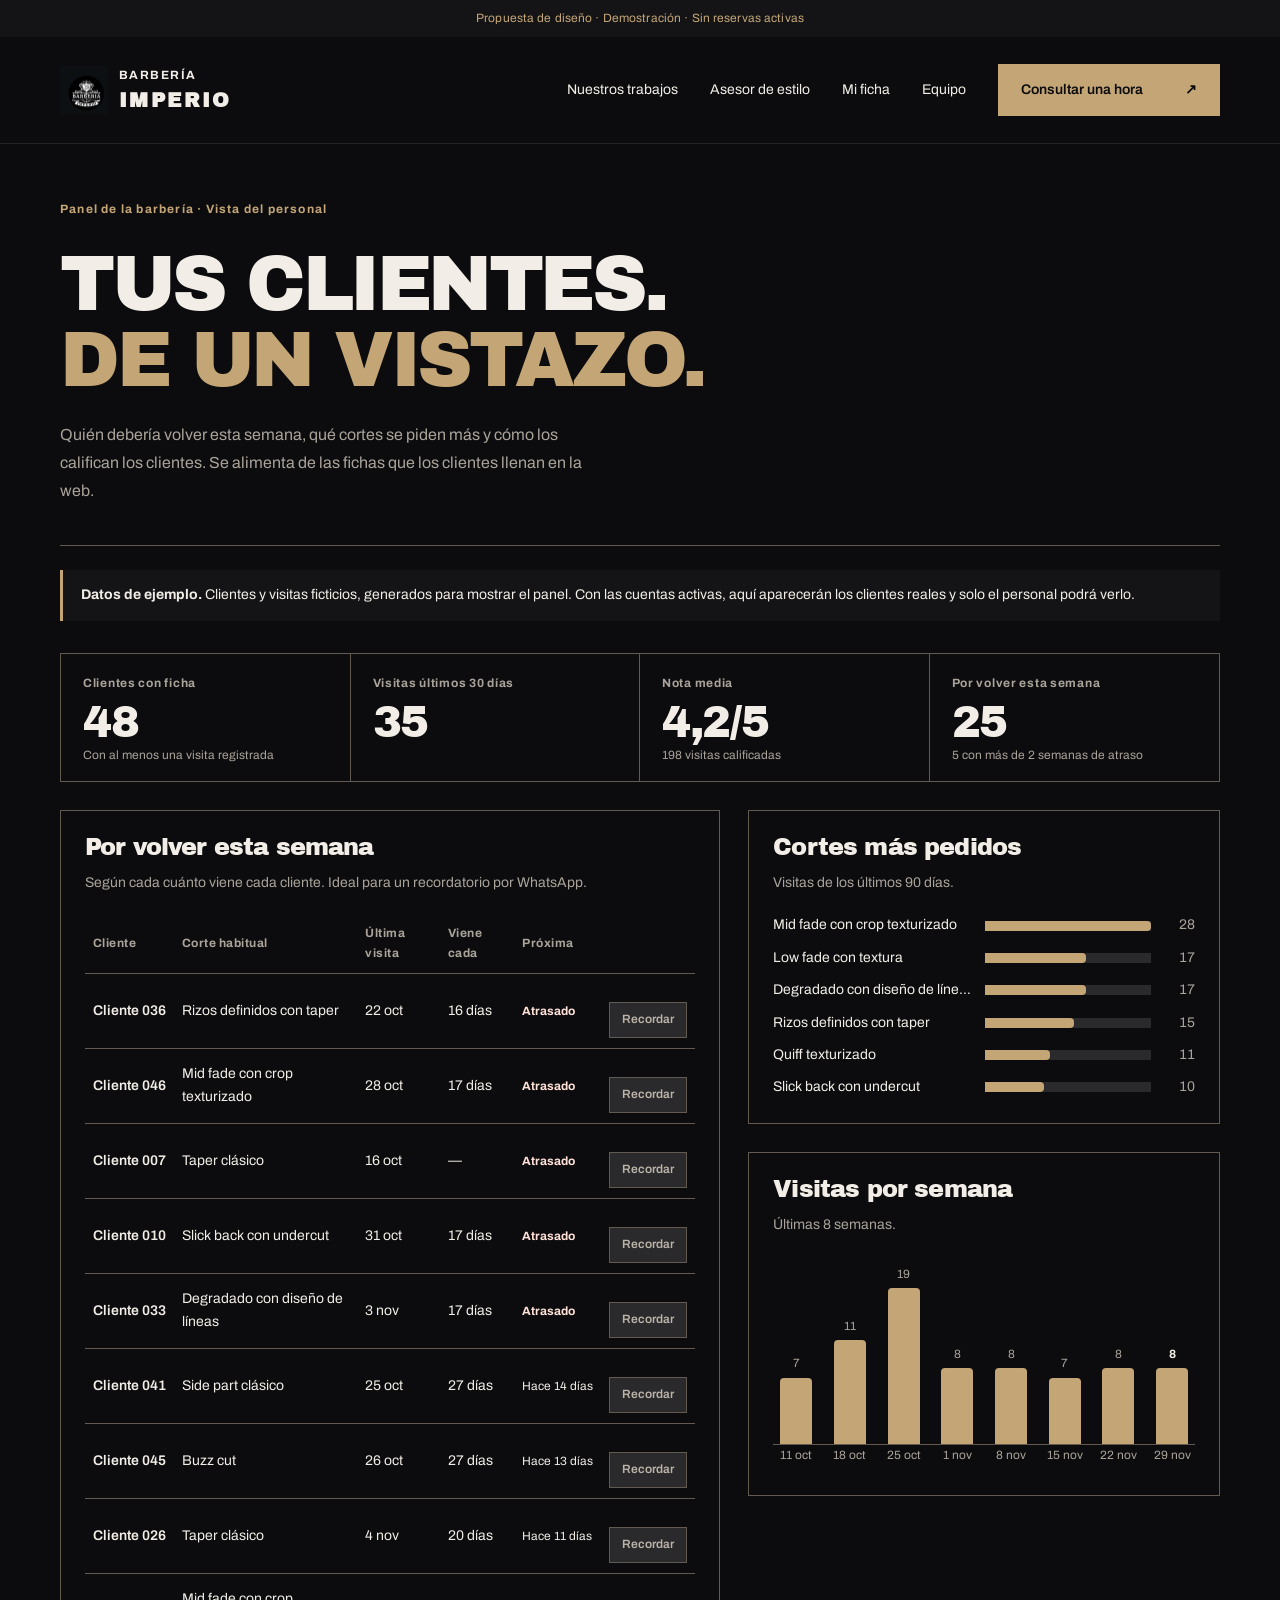
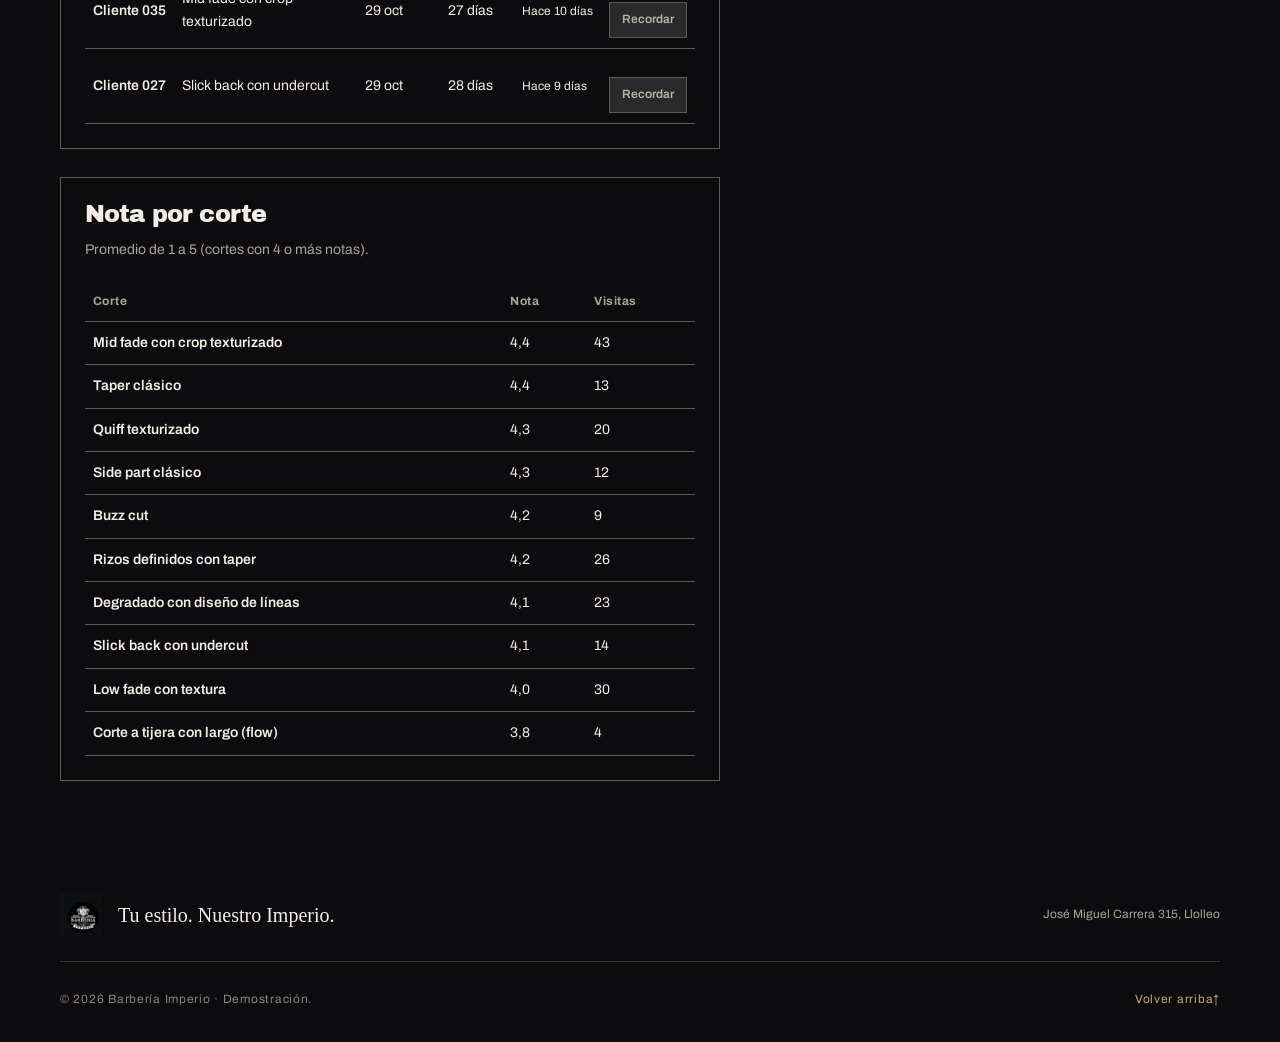
<file: panel.html>
<!doctype html>
<html lang="es-CL">
<head>
  <meta charset="UTF-8">
  <meta name="viewport" content="width=device-width, initial-scale=1">
  <meta name="theme-color" content="#0c0c0e">
  <meta name="description" content="Demostración del panel interno de Barbería Imperio con datos ficticios.">
  <title>Panel de la barbería | Barbería Imperio</title>
  <meta name="robots" content="noindex, nofollow">
  <link rel="canonical" href="https://barberia-imperio-demo.vercel.app/panel">
  <meta property="og:type" content="website">
  <meta property="og:locale" content="es_CL">
  <meta property="og:site_name" content="Barbería Imperio">
  <meta property="og:title" content="Panel · Barbería Imperio">
  <meta property="og:description" content="Demostración del panel interno de Barbería Imperio con datos ficticios.">
  <meta property="og:url" content="https://barberia-imperio-demo.vercel.app/panel">
  <meta property="og:image" content="https://barberia-imperio-demo.vercel.app/assets/og-imperio.jpg">
  <meta property="og:image:width" content="1200">
  <meta property="og:image:height" content="630">
  <meta property="og:image:alt" content="Logo original blanco y negro de Barbería Imperio junto al lema Tu estilo. Nuestro Imperio.">
  <meta name="twitter:card" content="summary_large_image">
  <link rel="icon" type="image/png" sizes="96x96" href="/assets/logo-imperio-96.png">
  <link rel="apple-touch-icon" href="/assets/logo-imperio.png">
  <link rel="preload" href="/assets/fonts/archivo-black.woff2" as="font" type="font/woff2" crossorigin>
  <link rel="preload" href="/assets/fonts/archivo-variable.woff2" as="font" type="font/woff2" crossorigin>
  <link rel="stylesheet" href="/styles.css">
  <link rel="stylesheet" href="/design-system.css">
  <link rel="stylesheet" href="/urban.css">
  <link rel="stylesheet" href="/pages.css">
</head>
<body class="urban" data-page="panel">
  <a class="skip-link" href="#contenido">Saltar al contenido</a>
  <div class="announcement">Propuesta de diseño · Demostración · Sin reservas activas</div>
  <header class="site-header">
    <div class="shell nav-shell">
      <a class="brand" href="/" aria-label="Barbería Imperio, ir al inicio"><picture><source srcset="/assets/logo-imperio-96.webp" type="image/webp"><img src="/assets/logo-imperio-96.png" alt="" width="48" height="48"></picture> <span> <small>BARBERÍA</small> <strong>IMPERIO</strong></span></a>
      <button class="menu-toggle" type="button" aria-label="Abrir menú" aria-expanded="false" aria-controls="main-nav"> <span></span> <span></span> <span></span></button>
      <nav id="main-nav" class="nav-links" aria-label="Navegación principal"><a href="/#estilos">Nuestros trabajos</a><a href="/asesor">Asesor de estilo</a><a href="/mi-ficha">Mi ficha</a><a href="/equipo">Equipo</a><a class="btn btn-gold nav-reserve" href="/#reservar">Consultar una hora <span aria-hidden="true">↗</span></a></nav>
    </div>
  </header>
  <main id="contenido">
    <section class="page-hero shell" aria-labelledby="page-title"><p class="eyebrow">Panel de la barbería · Vista del personal</p><h1 id="page-title"><span>TUS CLIENTES.</span> <span class="bronze">DE UN VISTAZO.</span></h1><p class="lead">Quién debería volver esta semana, qué cortes se piden más y cómo los califican los clientes. Se alimenta de las fichas que los clientes llenan en la web.</p></section>
    <div class="shell ejemplo-banda" role="note"><strong>Datos de ejemplo.</strong> Clientes y visitas ficticios, generados para mostrar el panel. Con las cuentas activas, aquí aparecerán los clientes reales y solo el personal podrá verlo.</div>
    <div class="shell panel-page">
      <dl class="kpis" id="kpis" aria-label="Resumen"></dl>
      <div class="panel-grid">
        <div class="panel-col">
        <section class="panel" aria-labelledby="volver-title">
          <h2 id="volver-title">Por volver esta semana</h2>
          <p>Según cada cuánto viene cada cliente. Ideal para un recordatorio por WhatsApp.</p>
          <div class="table-wrap"><table class="data-table"><thead><tr><th scope="col">Cliente</th><th scope="col">Corte habitual</th><th scope="col">Última visita</th><th scope="col">Viene cada</th><th scope="col">Próxima</th><th scope="col"><span class="sr-only">Acción</span></th></tr></thead><tbody id="tabla-volver"></tbody></table></div>
        </section>
        <section class="panel" aria-labelledby="sat-title">
          <h2 id="sat-title">Nota por corte</h2>
          <p>Promedio de 1 a 5 (cortes con 4 o más notas).</p>
          <div class="table-wrap"><table class="data-table"><thead><tr><th scope="col">Corte</th><th scope="col">Nota</th><th scope="col">Visitas</th></tr></thead><tbody id="tabla-sat"></tbody></table></div>
        </section>
        </div>
        <div class="panel-col">
        <section class="panel" aria-labelledby="cortes-title">
          <h2 id="cortes-title">Cortes más pedidos</h2>
          <p>Visitas de los últimos 90 días.</p>
          <div id="chart-cortes"></div>
        </section>
        <section class="panel" aria-labelledby="semanas-title">
          <h2 id="semanas-title">Visitas por semana</h2>
          <p>Últimas 8 semanas.</p>
          <div id="chart-semanas"></div>
        </section>
        </div>
      </div>
    </div>
  </main>
  <footer class="site-footer"> <div class="shell footer-main"><a class="footer-signature" href="/" aria-label="Tu estilo. Nuestro Imperio. — ir al inicio"><picture><source srcset="/assets/logo-imperio-96.webp" type="image/webp"><img src="/assets/logo-imperio-96.png" alt="" width="42" height="42" loading="lazy"></picture> <span>Tu estilo. Nuestro Imperio.</span></a> <p>José Miguel Carrera 315, Llolleo</p></div> <div class="shell footer-bottom"> <small>© <span id="current-year"></span> Barbería Imperio · Demostración.</small><a href="#contenido">Volver arriba <span aria-hidden="true">↑</span></a></div></footer>
  <script src="/assets/js/asesor-engine.js" defer></script>
  <script src="/assets/js/cliente.js" defer></script>
  <script src="/assets/js/panel.js" defer></script>
</body>
</html>
</file>
<file: styles.css>
:root{--bg:#0b0b0d;--surface:#151518;--surface2:#1b1c1e;--cream:#f1ede6;--gold:#c7a878;--gold2:#ae8c5c;--text:#e7e4df;--muted:#999590;--line:#35312e;--serif:Georgia,'Times New Roman',serif;--sans:Inter,'Segoe UI',Arial,sans-serif}
*{box-sizing:border-box}html{scroll-behavior:smooth;scroll-padding-top:94px}body{margin:0;background:var(--bg);color:var(--text);font-family:var(--sans);line-height:1.6;-webkit-font-smoothing:antialiased}::selection{background:var(--gold);color:var(--bg)}a{color:inherit;text-decoration:none}button,input,select,textarea{font:inherit}button{cursor:pointer}img{display:block;max-width:100%}h1,h2,h3,p,figure{margin:0}h1,h2{font-family:var(--serif);font-weight:400;line-height:1.08;letter-spacing:-.045em}h1 em,h2 em{color:var(--gold);font-weight:400}h2{font-size:clamp(2.65rem,5vw,5.2rem)}h3{line-height:1.2}.shell{width:min(1160px,calc(100% - 64px));margin-inline:auto}.skip-link{position:absolute;transform:translateY(-200%);background:var(--gold);color:#101010;padding:12px;z-index:99}.skip-link:focus{transform:translateY(0)}.announcement{text-align:center;font-size:12px;letter-spacing:.18em;color:#d2c4b0;background:#252017;padding:6px 12px;font-weight:600}.announcement-dot{display:inline-block;width:5px;height:5px;background:var(--gold);border-radius:50%;margin-right:8px;vertical-align:middle}.site-header{position:sticky;top:0;z-index:40;background:rgba(11,11,13,.94);backdrop-filter:blur(16px);border-bottom:1px solid rgba(231,228,223,.1)}.nav-shell{height:84px;display:flex;align-items:center;justify-content:space-between;gap:32px}.brand{display:flex;align-items:center;gap:11px;flex:none}.brand img{object-fit:contain;border-radius:50%;border:1px solid #2e2c2a}.brand span{display:flex;flex-direction:column;line-height:1.2}.brand strong{font-family:var(--serif);font-size:22px;letter-spacing:.11em}.brand small{font-size:12px;letter-spacing:.23em;color:var(--gold);margin-top:5px}.nav-links{display:flex;align-items:center;gap:27px}.nav-links>a{font-size:12px;color:#cbc7c1;transition:color .2s}.nav-links>a:hover{color:var(--gold)}.nav-links sup{font-size:12px;color:var(--gold);vertical-align:top}.nav-links .nav-reserve{background:var(--gold);color:#121212;font-size:12px;font-weight:750;letter-spacing:.045em;padding:14px 19px;text-transform:uppercase}.nav-reserve span{margin-left:12px}.menu-toggle{display:none;border:0;background:transparent;padding:10px}.menu-toggle span{width:23px;height:2px;background:var(--cream);display:block;margin:5px}
.hero{min-height:665px;position:relative;display:grid;grid-template-columns:1.07fr .93fr;align-items:center;gap:40px;padding-top:42px;padding-bottom:90px}.hero::before{position:absolute;content:"";pointer-events:none;width:590px;height:590px;left:-390px;top:-120px;background:radial-gradient(circle,rgba(199,168,120,.085),transparent 70%)}.eyebrow,.kicker,.section-index,.section-head p,.section-copy,.fine-print{font-size:12px}.eyebrow,.kicker{color:var(--gold);letter-spacing:.24em;font-weight:700}.thin-line{width:32px;height:1px;background:var(--gold);display:inline-block;vertical-align:middle;margin-right:11px}.hero h1{font-size:clamp(4.25rem,6.35vw,7.35rem);margin:28px 0 30px}.hero .lead{max-width:540px;color:#bfbab3;font-size:16px;line-height:1.9}.hero-actions{display:flex;gap:10px;flex-wrap:wrap;margin-top:37px}.btn{appearance:none;border:1px solid transparent;padding:16px 22px;min-height:50px;display:inline-flex;align-items:center;justify-content:center;gap:30px;text-align:center;font-size:12px;letter-spacing:.08em;font-weight:800;text-transform:uppercase;transition:transform .2s,background .2s,color .2s}.btn:hover{transform:translateY(-2px)}.btn:focus-visible,a:focus-visible,.filter:focus-visible,.service-arrow:focus-visible{outline:2px solid var(--cream);outline-offset:4px}.btn-gold{background:var(--gold);color:#12110e}.btn-gold:hover{background:#e1c08d}.btn-ghost{background:transparent;border-color:#5d5142;color:var(--cream)}.btn-ghost:hover{border-color:var(--gold)}.btn-outline{background:transparent;border-color:var(--gold);color:var(--cream)}.btn-full{width:100%}.hero-meta{display:flex;gap:27px;flex-wrap:wrap;margin-top:54px;font-size:12px;color:#a6a19b;text-transform:uppercase;letter-spacing:.09em}.hero-meta b{color:var(--gold);margin-right:7px}.hero-art{height:510px;position:relative}.hero-art:before{content:"";position:absolute;inset:35px 55px 30px 30px;border:1px solid rgba(199,168,120,.4);transform:translate(19px,-17px);pointer-events:none}.hero-art img{width:100%;height:100%;object-fit:cover}.hero-main{position:absolute;inset:8px 86px 40px 0;overflow:hidden;background:#292622}.hero-main img{object-position:center 30%;filter:saturate(.88)}.hero-main:after{content:"";position:absolute;inset:50% 0 0;background:linear-gradient(transparent,rgba(0,0,0,.85));pointer-events:none}.hero-main figcaption{font-size:12px;letter-spacing:.27em;font-weight:800;position:absolute;z-index:2;bottom:21px;left:25px;line-height:1.7}.hero-tile{position:absolute;width:147px;height:185px;right:0;overflow:hidden;border:5px solid var(--bg);background:#262321}.hero-tile img{object-position:center 45%}.tile-1{top:-2px}.tile-2{bottom:-1px}.hero-stamp{position:absolute;z-index:3;top:52%;right:103px;background:var(--gold);border-radius:50%;width:98px;height:98px;display:flex;align-items:center;justify-content:center;flex-direction:column;line-height:1.3;transform:rotate(-13deg);font-family:var(--serif);text-align:center;color:#14110e;font-size:16px;font-weight:800;letter-spacing:.05em;box-shadow:0 4px 26px rgba(0,0,0,.3)}.hero-stamp span{font-size:14px}.hero-stamp small{font:12px var(--sans);letter-spacing:.12em}.scroll-prompt{position:absolute;bottom:34px;left:0;font-size:12px;letter-spacing:.2em;color:#bcb4a7}.scroll-prompt span{color:var(--gold);margin-left:10px;font-size:17px}.ticker{overflow:hidden;background:var(--gold);color:#0c0c0d;padding:15px 0}.ticker>div{font-size:13px;letter-spacing:.28em;white-space:nowrap;font-weight:850;text-align:center}.ticker span{margin:0 25px}.section{padding-top:116px;padding-bottom:116px}.section-index{font-weight:700;letter-spacing:.19em;color:var(--gold);font-size:12px;text-transform:uppercase}.intro{display:grid;grid-template-columns:175px 1fr 60px;gap:20px;align-items:start}.intro h2{font-size:clamp(2.6rem,4.2vw,4.8rem)}.section-copy{color:#bbb6af;max-width:630px;line-height:2;font-size:15px;margin-top:25px}.intro-mark{font-size:60px;color:var(--gold);opacity:.75;line-height:1}.gallery-section{background:#121215;border-top:1px solid #242226;border-bottom:1px solid #242226}.section-head{display:flex;justify-content:space-between;gap:35px;align-items:end;margin:16px 0 32px}.section-head h2{margin-top:12px}.section-head>p{max-width:320px;color:#a9a49e;line-height:1.8}.filters{display:flex;flex-wrap:wrap;gap:8px;margin-bottom:25px}.filter{background:transparent;color:#c0bab3;border:1px solid #46403b;padding:10px 17px;font-size:12px;letter-spacing:.04em}.filter.active,.filter:hover{border-color:var(--gold);color:#181510;background:var(--gold)}.gallery-grid{display:grid;grid-template-columns:repeat(4,1fr);grid-auto-rows:235px;gap:13px}.gallery-card{position:relative;overflow:hidden;background:#2d2a29}.gallery-card img{width:100%;height:100%;object-fit:cover;filter:saturate(.88);transition:transform .45s,filter .45s}.gallery-card:hover img{transform:scale(1.06);filter:saturate(1.05)}.gallery-feature{grid-row:span 2;grid-column:span 2}.gallery-feature img{object-position:center 33%}.gallery-card:after{content:"";position:absolute;inset:45% 0 0;background:linear-gradient(transparent,rgba(0,0,0,.84));pointer-events:none}.gallery-card-caption{position:absolute;z-index:2;left:18px;bottom:20px;display:flex;flex-direction:column;gap:4px}.gallery-card-caption small{font-size:12px;letter-spacing:.18em;color:var(--gold)}.gallery-card-caption strong{font-family:var(--serif);font-size:19px;font-weight:400}.gallery-feature .gallery-card-caption strong{font-size:30px}.gallery-card[hidden]{display:none!important}.gallery-bottom{display:flex;align-items:center;justify-content:space-between;gap:25px;margin-top:29px}.gallery-bottom span{font-family:var(--serif);color:#99928b;font-size:24px;font-style:italic}.text-link{font-size:12px;letter-spacing:.09em;color:var(--gold);border-bottom:1px solid var(--gold);padding-bottom:8px}.services-section .section-head{margin-bottom:45px}.services-list{border-top:1px solid #494038}.service-row{min-height:122px;padding:25px 0;display:grid;grid-template-columns:45px 1fr 180px 44px;align-items:center;gap:20px;border-bottom:1px solid #494038}.service-number{color:var(--gold);font-size:12px}.service-row h3{font-family:var(--serif);font-size:clamp(24px,3vw,31px);font-weight:400}.service-row p{margin-top:6px;color:#99938d;font-size:12px}.price-note{font-size:12px;color:#a79f96;text-align:right;letter-spacing:.09em}.service-arrow{border:1px solid #6b5d48;display:grid;place-items:center;color:var(--gold);width:42px;height:42px;border-radius:50%;font-size:22px;transition:background .2s}.service-arrow:hover{background:var(--gold);color:#0c0c0d}.fine-print{color:#8e8882;margin-top:20px}.team-section{display:grid;grid-template-columns:1fr 1fr;min-height:570px;background:#1b1a1a}.team-img{overflow:hidden;max-height:650px}.team-img img{width:100%;height:100%;object-fit:cover;object-position:center 40%;filter:saturate(.75)}.team-text{padding:clamp(45px,7vw,100px);display:flex;flex-direction:column;justify-content:center}.team-text .kicker{margin-top:27px}.team-text h2{margin:14px 0 24px}.team-text>p:not(.kicker){max-width:470px;font-size:14px;color:#c6bfb7;line-height:1.9}.team-placeholder{margin-top:35px;border-top:1px solid #5a4a3b;border-bottom:1px solid #5a4a3b;padding:22px 0;display:flex;flex-direction:column;gap:6px}.team-placeholder span{letter-spacing:.2em;font-size:12px;color:var(--gold)}.team-placeholder strong{font-family:var(--serif);font-weight:400;font-size:25px}.team-placeholder small{color:#9e948a;font-size:12px}.ai-layout{display:grid;grid-template-columns:1.12fr .88fr;align-items:center;gap:9%}.ai-copy h2{margin:17px 0 23px}.ai-copy>p:not(.ai-disclaimer){max-width:480px;color:#bcb6af;font-size:15px;line-height:1.85}.ai-label{background:#29231d;color:#dbc298;padding:10px 14px;font-size:12px;font-weight:750;letter-spacing:.09em;display:inline-block}.check-list{padding:0;margin:25px 0;list-style:none}.check-list li{padding:10px 0;color:#e1d8cc;font-size:13px}.check-list li:before{content:'✦';color:var(--gold);margin-right:12px}.ai-disclaimer{color:#8e8881;font-size:12px;line-height:1.7;max-width:480px}.ai-widget{background:#19191c;border:1px solid #63533d;padding:34px;box-shadow:25px 25px 0 #131315}.widget-top,.form-top{display:flex;justify-content:space-between;gap:10px;font-size:12px;font-weight:800;color:var(--gold);letter-spacing:.16em}.widget-top span:last-child{color:#aaa198}.live-dot{display:inline-block;width:6px;height:6px;background:var(--gold);border-radius:50%;margin-right:7px}.ai-widget h3{font-family:var(--serif);font-weight:400;font-size:28px;margin:23px 0 25px}.field-label,.booking-form label{font-size:12px;color:#ccc4b9;font-weight:650;display:block;margin:18px 0 8px}.ai-widget select,.booking-form select,.booking-form input,.booking-form textarea{width:100%;min-height:49px;border:1px solid #4e463f;background:#101012;color:#eee9e2;padding:12px 15px;border-radius:0;appearance:auto;color-scheme:dark}.booking-form textarea{min-height:82px;resize:vertical}.ai-widget select:focus,.booking-form select:focus,.booking-form input:focus,.booking-form textarea:focus{outline:1px solid var(--gold);border-color:var(--gold)}.ai-widget .btn{margin-top:24px}.recommend-result{border:1px solid #6e5b41;background:#242019;padding:18px;margin-top:20px}.recommend-result strong{color:var(--gold);font-family:var(--serif);font-size:23px;display:block}.recommend-result p{font-size:12px;color:#e3d8c8;line-height:1.8;margin-top:8px}.booking-section{background:#e7dfd3;color:#171513}.booking-layout{display:grid;grid-template-columns:1fr .92fr;gap:8%;align-items:start}.booking-section .section-index,.booking-section .kicker{color:#7a5a35}.booking-copy .kicker{margin-top:45px}.booking-copy h2{margin:12px 0 24px}.booking-copy h2 em{color:#7a5a35}.booking-copy>p{color:#635d56;max-width:470px;font-size:15px;line-height:1.9}.booking-note{border-left:3px solid #9c7649;background:#d9cfc0;padding:20px 25px;margin-top:45px;max-width:490px}.booking-note strong{font-size:12px;letter-spacing:.09em}.booking-note p{color:#5e554c;font-size:12px;line-height:1.7;margin-top:8px}.booking-form{background:#141416;color:#eee9e2;padding:35px}.booking-form label span{color:#aaa198;font-weight:400}.booking-form .btn{margin-top:22px}.booking-form .form-error{padding:10px;background:#4b2a25;color:#ffe1d8;font-size:12px;margin-top:15px}.booking-output{margin-top:25px;border-top:1px solid #5b4d3a;padding-top:18px}.booking-output h3{color:var(--gold);font-family:var(--serif);font-size:22px;font-weight:400}.booking-output>p{white-space:pre-line;font-size:12px;margin:14px 0 18px;line-height:1.8;background:#222226;padding:15px;color:#eee}.booking-actions{display:flex;gap:10px;flex-wrap:wrap}.booking-actions .btn{margin:0;flex:1;min-width:115px;padding:12px;font-size:12px;gap:5px}.booking-output>small{display:block;color:#b9ada0;font-size:12px;margin-top:13px;line-height:1.6}.location-grid{display:grid;grid-template-columns:1fr 340px;gap:100px;align-items:center;margin-top:24px}.location-grid h2{margin:14px 0 40px}.contact-detail{border-top:1px solid #494038;padding:19px 0}.contact-detail small{display:block;color:var(--gold);font-size:12px;letter-spacing:.13em;margin-bottom:7px}.contact-detail strong{font-size:18px;font-weight:550}.contact-detail p{font-size:12px;color:#a9a199;margin-top:3px}.contact-buttons{margin-top:25px}.local-photo{position:relative;width:100%;max-width:340px;aspect-ratio:1/1.13;overflow:hidden;background:#222}.local-photo img{height:100%;width:100%;object-fit:cover;filter:contrast(.98) saturate(.83)}.local-photo figcaption{position:absolute;bottom:0;left:0;right:0;padding:24px 12px 13px;background:linear-gradient(transparent,rgba(0,0,0,.85));font-size:12px;color:#eee;letter-spacing:.1em}.site-footer{background:#101012;border-top:1px solid #4a4033;padding:65px 0 30px}.footer-grid{display:grid;grid-template-columns:1.4fr .7fr .7fr 1fr;gap:30px}.footer-brand img{border-radius:50%}.footer-brand p{font-family:var(--serif);letter-spacing:.11em;font-size:13px;margin-top:14px;color:var(--gold)}.footer-grid>div:not(.footer-brand):not(.footer-motto){display:flex;flex-direction:column;gap:11px}.footer-grid>div>span{color:var(--gold);font-size:12px;letter-spacing:.18em;font-weight:800;margin-bottom:10px}.footer-grid a{color:#b4aea6;font-size:12px}.footer-grid a:hover{color:var(--gold)}.footer-motto{font-family:var(--serif);font-size:clamp(30px,4vw,55px);letter-spacing:.03em;color:#a79f96;white-space:nowrap}.footer-motto span{display:block;color:var(--gold);font-size:20px}.footer-bottom{border-top:1px solid #38332f;margin-top:60px;padding-top:20px;display:flex;align-items:center;justify-content:space-between;gap:15px;color:#8b857e}.footer-bottom small,.footer-bottom a{font-size:12px;letter-spacing:.06em}.footer-bottom a{color:var(--gold)}.mobile-bar{display:none}
@media(max-width:1100px){.nav-links{gap:15px}.hero{gap:18px}.hero h1{font-size:clamp(4rem,6vw,5.6rem)}.location-grid{gap:60px}}
@media(max-width:840px){.shell{width:min(100% - 40px,1160px)}.nav-shell{height:72px}.menu-toggle{display:block}.nav-links{display:none;position:absolute;top:72px;left:0;right:0;background:#111113;padding:22px 20px 30px;border-bottom:1px solid #47413a;flex-direction:column;align-items:stretch;gap:0}.nav-links.open{display:flex}.nav-links a{padding:13px;font-size:14px}.nav-links .nav-reserve{margin-top:10px}.hero{min-height:auto;grid-template-columns:1fr;padding-top:65px;gap:45px}.hero-copy{max-width:640px}.hero h1{font-size:clamp(4rem,9vw,6rem)}.hero-art{max-width:570px;width:100%;height:520px;margin:0 auto}.scroll-prompt{position:static;margin-top:15px}.intro{grid-template-columns:1fr 40px;gap:15px}.intro .section-index{grid-column:1/-1}.section{padding-block:82px}.gallery-grid{grid-template-columns:repeat(2,1fr)}.gallery-feature{grid-row:span 2;grid-column:span 1}.team-text{padding:40px}.ai-layout,.booking-layout{grid-template-columns:1fr;gap:48px}.ai-widget{max-width:570px}.location-grid{grid-template-columns:1fr 280px;gap:30px}.footer-grid{grid-template-columns:1.5fr 1fr 1fr}.footer-motto{display:none}}
@media(max-width:580px){.shell{width:calc(100% - 32px)}.announcement{font-size:12px;letter-spacing:.09em}.nav-shell{height:66px}.nav-links{top:66px}.brand img{width:43px;height:43px}.brand strong{font-size:19px}.hero{padding-top:43px;padding-bottom:42px;gap:35px}.eyebrow{font-size:12px}.hero h1{font-size:clamp(3.55rem,13vw,5.5rem);margin:22px 0}.hero .lead{font-size:14px}.hero-actions .btn{width:100%}.hero-meta{gap:14px;margin-top:27px;font-size:12px}.hero-art{height:410px;max-width:440px}.hero-main{inset:8px 70px 27px 0}.hero-tile{width:115px;height:158px}.hero-stamp{width:77px;height:77px;font-size:12px;right:80px}.hero-stamp small{font-size:12px}.ticker>div{font-size:12px;letter-spacing:.12em}.ticker span{margin:0 12px}.section{padding-block:70px}.intro{grid-template-columns:1fr}.intro h2{font-size:clamp(2.55rem,10vw,4rem)}.intro-mark{display:none}.section-head{align-items:start;flex-direction:column;gap:15px}.section-head>p{max-width:100%}.gallery-grid{grid-template-columns:repeat(2,minmax(0,1fr));grid-auto-rows:215px;gap:9px}.gallery-feature{grid-column:span 2;grid-row:span 2}.gallery-card-caption{left:12px;bottom:12px}.gallery-card-caption strong{font-size:15px}.gallery-feature .gallery-card-caption strong{font-size:23px}.gallery-bottom{align-items:start;flex-direction:column}.service-row{grid-template-columns:24px 1fr 35px;gap:12px;min-height:120px}.service-row .price-note{grid-column:2;grid-row:2;text-align:left}.service-arrow{grid-column:3;grid-row:1;align-self:start;width:35px;height:35px}.service-row p{font-size:12px}.team-section{grid-template-columns:1fr}.team-img{height:360px}.team-text{padding:60px 26px}.ai-widget,.booking-form{padding:23px}.ai-widget{box-shadow:10px 10px 0 #131315}.booking-note{margin-top:25px}.location-grid{grid-template-columns:1fr}.local-photo{max-width:100%;aspect-ratio:1.3/1}.footer-grid{grid-template-columns:1fr 1fr;gap:30px}.footer-brand{grid-column:span 2}.footer-bottom{flex-direction:column;align-items:start;padding-bottom:50px}.mobile-bar{display:block;position:fixed;bottom:0;left:0;right:0;z-index:45;background:#111;padding:10px 16px max(10px,env(safe-area-inset-bottom));border-top:1px solid #514632}.mobile-bar a{display:block;background:var(--gold);color:#111;text-align:center;padding:13px;font-size:12px;font-weight:850;letter-spacing:.08em}.site-footer{padding-bottom:25px}}
@media(prefers-reduced-motion:reduce){html{scroll-behavior:auto}*,*:before,*:after{transition:none!important;animation:none!important}}

/* Fase 1: legibilidad y confirmación accesible de copia. */
small{font-size:12px}.brand small{letter-spacing:.1em}.hero .eyebrow{letter-spacing:.1em}.hero-stamp{width:112px;height:112px}.hero-stamp small{letter-spacing:0}.widget-top{flex-wrap:wrap}.booking-actions .btn{min-width:170px;min-height:44px}.copy-status{min-height:1.6em;margin-top:12px;color:var(--cream);font-size:12px}.contact-buttons{display:flex;flex-wrap:wrap;gap:12px}.gallery-card-caption small{color:var(--cream)}.gallery-card-caption{ text-shadow:0 1px 3px #000}.hero-main figcaption,.local-photo figcaption{text-shadow:0 1px 3px #000}@media(max-width:580px){.hero-stamp{width:100px;height:100px;right:65px}.hero-meta{letter-spacing:.04em}.announcement{letter-spacing:.04em}.hero .eyebrow{letter-spacing:.06em}}
</file>
<file: design-system.css>
@font-face {
  font-family: 'Archivo';
  src: url('assets/fonts/archivo-variable.woff2') format('woff2');
  font-style: normal;
  font-weight: 100 900;
  font-display: swap;
}
@font-face {
  font-family: 'Archivo Black';
  src: url('assets/fonts/archivo-black.woff2') format('woff2');
  font-style: normal;
  font-weight: 400;
  font-display: swap;
}

:root {
  --bg: #0c0c0e;
  --surface: #1a1a1d;
  --surface2: #2a2a2c;
  --cream: #f2eee7;
  --gold: #c4a676;
  --gold2: #d7bb90;
  --bronze-dark: #7a5a35;
  --text: var(--cream);
  --muted: #aaa39a;
  --line: #625a50;
  /* Borde de controles de formulario: 3,57:1 sobre --bg y 3,17:1 sobre --surface (WCAG 1.4.11). --line queda solo para divisores. */
  --control-border: #71685c;
  /* Valores antes escritos a mano en urban.css; mismos colores, ahora con nombre. */
  --announce-bg: #141416;
  --on-bronze-label: #443219;
  --on-bronze-hover: #33240f;
  --error-text: #ffe1d8;
  --error-border: #eab7a9;
  --disabled-text: #bbb3a8;
  --sans: 'Archivo', Arial, Helvetica, sans-serif;
  --display: 'Archivo Black', Arial, Helvetica, sans-serif;
  --serif: Georgia, 'Times New Roman', serif;
  --type-label: .75rem;
  --type-small: .875rem;
  --type-body: 1rem;
  --type-title: clamp(1.5rem, 2.5vw, 2rem);
  --type-section: clamp(1.875rem, 4vw, 3.5rem);
  --type-hero: clamp(2rem, 5.4vw, 5rem);
  --focus: var(--cream);
}

body { font-size: var(--type-body); }
h1, h2 {
  font-family: var(--display);
  font-weight: 400;
  line-height: 1.06;
  letter-spacing: -.035em;
}
h1 em, h2 em { font-style: normal; }
.hero h1 { font-size: var(--type-hero); }
h2, .intro h2 { font-size: var(--type-section); }
h3, .service-row h3, .ai-widget h3, .booking-output h3 {
  font-family: var(--sans);
  font-size: var(--type-title);
  font-weight: 700;
  letter-spacing: -.02em;
}
.brand strong { font-family: var(--display); font-size: 22px; letter-spacing: .07em; }
.hero-stamp, .gallery-card-caption strong, .gallery-bottom span,
.team-placeholder strong, .recommend-result strong, .footer-motto {
  font-family: var(--sans);
  font-style: normal;
}
.footer-brand p { font-family: var(--serif); }
.eyebrow, .kicker, .section-index, .ai-label, .widget-top, .form-top,
.contact-detail small, .footer-grid > div > span {
  font-size: var(--type-label);
  letter-spacing: .1em;
  font-weight: 700;
}
.section-copy, .section-head > p, .hero .lead, .booking-copy > p,
.ai-copy > p:not(.ai-disclaimer), .team-text > p:not(.kicker) {
  font-size: var(--type-body);
  line-height: 1.75;
}
.service-row p, .contact-detail p, .booking-form label, .field-label,
.check-list li { font-size: var(--type-small); }
.booking-section { background: var(--cream); color: var(--bg); --focus: var(--bronze-dark); }
.booking-section .section-index, .booking-section .kicker,
.booking-copy h2 em { color: var(--bronze-dark); }
.booking-form { background: var(--surface); color: var(--cream); --focus: var(--cream); }
.ai-widget { background: var(--surface); }
.booking-note { background: #e4dbcd; }
.ai-widget select, .booking-form select, .booking-form input,
.booking-form textarea { background: var(--bg); color: var(--cream); border-color: var(--control-border); }

/* Shared controls: every state is scoped to enabled controls. */
.btn, .nav-reserve, .filter, .text-link, .service-arrow, .menu-toggle {
  min-height: 44px;
  min-width: 44px;
  transition: background-color .16s ease, color .16s ease, border-color .16s ease;
}
.btn { font-size: var(--type-label); letter-spacing: .04em; font-weight: 700; }
.btn-gold, .nav-links .nav-reserve { background: var(--gold); color: var(--bg); border: 1px solid var(--gold); }
.btn-gold:hover:not(:disabled):not([aria-disabled='true']),
.nav-links .nav-reserve:hover:not([aria-disabled='true']) { background: var(--gold2); color: var(--bg); border-color: var(--gold2); }
.btn-outline, .btn-ghost { background: transparent; color: var(--cream); border: 1px solid var(--gold); }
.btn-outline:hover:not(:disabled):not([aria-disabled='true']),
.btn-ghost:hover:not(:disabled):not([aria-disabled='true']) { background: var(--surface2); color: var(--cream); border-color: var(--gold2); }
.btn:hover { transform: none; }
.btn:active:not(:disabled):not([aria-disabled='true']),
.nav-reserve:active:not([aria-disabled='true']) { background: var(--gold); color: var(--bg); border-color: var(--gold); }
.text-link { display: inline-flex; align-items: center; color: var(--gold); border: 0; text-decoration: underline; text-underline-offset: .5em; text-decoration-thickness: 1px; }
.text-link:hover:not([aria-disabled='true']) { color: var(--cream); text-decoration-thickness: 2px; }
.text-link:active:not([aria-disabled='true']) { color: var(--gold2); }
.filters { gap: 20px; }
.filter { padding: 10px 0; border: 0; border-bottom: 2px solid transparent; background: transparent; color: var(--muted); font-size: var(--type-small); }
.filter.active, .filter[aria-pressed='true'] { border-color: var(--gold); background: transparent; color: var(--cream); }
.filter:hover:not(:disabled):not([aria-disabled='true']) { color: var(--cream); border-color: var(--gold2); background: transparent; }
.filter:active:not(:disabled):not([aria-disabled='true']) { background: var(--surface2); color: var(--cream); }
.menu-toggle { border: 1px solid var(--control-border); }
.service-arrow { width: 44px; height: 44px; }
.footer-grid a, .footer-bottom a { display: inline-flex; align-items: center; min-height: 44px; min-width: 44px; }
:where(a, button, input, select, textarea):focus-visible {
  outline: 2px solid var(--focus);
  outline-offset: 4px;
}
.btn:focus-visible, a:focus-visible, .filter:focus-visible, .service-arrow:focus-visible { outline-color: var(--focus); }
.btn:disabled, .btn[aria-disabled='true'], .nav-reserve[aria-disabled='true'],
.text-link[aria-disabled='true'], .filter:disabled, .filter[aria-disabled='true'] {
  color: var(--disabled-text);
  background: var(--surface2);
  border-color: var(--line);
  cursor: not-allowed;
  text-decoration: none;
}
@media (max-width: 580px) {
  :root { --type-hero: clamp(2rem, 9vw, 3rem); }
  .brand strong { font-size: 19px; }
  .service-row { grid-template-columns: 24px minmax(0, 1fr) 44px; }
  .hero .eyebrow { letter-spacing: .06em; }
}
/* Texto solo para lectores de pantalla. */
.sr-only {
  position: absolute !important;
  width: 1px; height: 1px;
  padding: 0; margin: -1px;
  overflow: hidden; clip: rect(0 0 0 0);
  white-space: nowrap; border: 0;
}
@media (prefers-reduced-motion: reduce) {
  *, *::before, *::after { transition: none !important; }
}
</file>
<file: urban.css>
/* Estructura urbana. Los tokens y controles viven en design-system.css. */
.urban .shell { width: min(1160px, calc(100% - 64px)); }
.urban .announcement { background: var(--announce-bg); color: var(--gold); font-size: 12px; letter-spacing: .01em; font-weight: 400; padding: 9px 16px; }
.urban .site-header { position: relative; background: var(--bg); backdrop-filter: none; }
.urban .nav-shell { height: 106px; }
.urban .brand img { border: 0; border-radius: 0; width: 48px; height: auto; }
.urban .brand small { color: var(--cream); font-weight: 700; font-size: 12px; letter-spacing: .12em; margin: 0 0 5px; }
.urban .brand strong { font-size: 20px; letter-spacing: .12em; }
.urban .nav-links { gap: 32px; }
.urban .nav-links > a { min-height: 44px; display: inline-flex; align-items: center; color: var(--cream); font-size: 14px; }
.urban .nav-links .nav-reserve { color: var(--bg); font-size: 14px; text-transform: none; padding: 14px 22px; font-weight: 600; letter-spacing: 0; }
.urban .menu-toggle { width: 44px; height: 44px; padding: 9px; }
.urban .menu-toggle span { width: 22px; margin: 5px 0; }
.urban .menu-toggle[aria-expanded='true'] span:nth-child(1) { transform: translateY(7px) rotate(45deg); }
.urban .menu-toggle[aria-expanded='true'] span:nth-child(2) { opacity: 0; }
.urban .menu-toggle[aria-expanded='true'] span:nth-child(3) { transform: translateY(-7px) rotate(-45deg); }
.urban .hero { grid-template-columns: minmax(0, 1fr) 340px; gap: 100px; padding: 58px 0 64px; min-height: 640px; }
.urban .hero::before, .urban .hero-art::before { content: none; }
.urban .hero .eyebrow { margin-bottom: 32px; letter-spacing: .1em; text-transform: none; }
.urban .hero h1 { font-size: clamp(52px, 6.5vw, 88px); margin: 0 0 26px; line-height: .99; letter-spacing: -.045em; }
.urban .hero h1 span { display: block; }
.urban .bronze { color: var(--gold); }
.urban .hero .lead { font-size: 16px; line-height: 1.75; }
.urban .hero-actions { display: flex; align-items: flex-start; flex-direction: column; gap: 10px; margin-top: 30px; }
.urban .btn { padding: 15px 22px; min-height: 50px; gap: 30px; font-size: 14px; letter-spacing: 0; text-transform: none; font-weight: 600; }
.urban .text-link { font-size: 14px; letter-spacing: 0; gap: 22px; min-height: 44px; }
.urban .hero-note { margin-top: 12px; font-size: 12px; color: var(--muted); }
.urban .hero-art { width: 100%; height: auto; max-width: none; display: flex; align-items: center; justify-content: center; gap: 20px; margin: 0; }
.urban .vertical-caption { writing-mode: vertical-rl; font-size: 12px; letter-spacing: .12em; color: var(--gold); }
.urban .polaroid { width: 240px; flex-shrink: 0; transform: rotate(3deg); background: var(--cream); color: var(--bg); box-shadow: 13px 13px 0 var(--gold); }
.urban .polaroid img { width: 100%; height: auto; aspect-ratio: 3 / 4; object-fit: cover; }
.urban .polaroid figcaption { padding: 16px; }
.urban .polaroid small { display: block; color: var(--bronze-dark); font-size: 12px; letter-spacing: .04em; margin-bottom: 4px; }
.urban .polaroid p { font-size: 16px; }
.urban .location-band { background: var(--gold); color: var(--bg); --focus: var(--bg); padding: 32px 0; }
.urban .band-grid { display: grid; grid-template-columns: 1fr 1fr auto; gap: 36px; align-items: center; }
.urban .location-band .eyebrow { color: var(--on-bronze-label); margin-bottom: 8px; }
.urban .location-band p { font-size: 16px; }
.urban .location-band .eyebrow { font-size: 12px; }
.urban .location-band .text-link { color: var(--bg); }
.urban .location-band .text-link:hover { color: var(--on-bronze-hover); }
.urban .band-more { align-self: center; }
.urban .section { padding-top: 66px; padding-bottom: 66px; }
.urban .gallery-section { background: var(--bg); border: 0; }
.urban .section-head { margin: 20px 0 24px; align-items: center; }
.urban .section-head h2 { font-size: clamp(32px, 4vw, 48px); margin: 0; }
.urban .section-head > p { font-size: 14px; line-height: 1.6; color: var(--muted); max-width: 330px; }
.urban .filters { margin: 16px 0 26px; gap: 22px; }
.urban .gallery-grid { display: grid; grid-template-columns: repeat(3, minmax(0, 240px)); grid-auto-rows: auto; gap: 28px; align-items: start; }
.urban .gallery-card { background: transparent; overflow: visible; }
.urban .gallery-card:nth-child(even) { margin-top: 30px; }
.urban .gallery-card::after { content: none; }
.urban .gallery-card img { width: 100%; height: auto; aspect-ratio: 3 / 4; object-fit: cover; filter: none; }
.urban .gallery-card:hover img { transform: none; filter: none; }
.urban .gallery-card-caption { position: static; display: flex; flex-direction: row; align-items: baseline; gap: 14px; padding: 16px 0; border-bottom: 1px solid var(--line); text-shadow: none; }
.urban .card-number { color: var(--gold); font-size: 12px; }
.urban .gallery-card h3 { font-family: var(--sans); font-size: 16px; font-weight: 500; line-height: 1.5; letter-spacing: 0; }
.urban .fine-print { margin-top: 24px; color: var(--muted); font-size: 12px; line-height: 1.6; }
.urban .services-section { border-top: 1px solid var(--line); }
.urban .services-section .section-head { margin-bottom: 24px; }
.urban .services-section h2 { font-size: clamp(28px, 3vw, 36px); }
.urban .service-row { grid-template-columns: 28px minmax(0,1fr) 180px 44px; gap: 20px; padding: 22px 0; min-height: 110px; }
.urban .service-row h3 { font-size: 20px; }
.urban .service-row p { font-size: 14px; }
.urban details { margin-top: 32px; border: 1px solid var(--line); }
.urban summary { display: flex; justify-content: space-between; align-items: center; min-height: 56px; padding: 16px 20px; cursor: pointer; color: var(--cream); list-style: none; font-size: 16px; }
.urban summary::-webkit-details-marker { display: none; }
.urban summary span { font-size: 24px; line-height: 1; }
.urban details[open] > summary span { transform: rotate(45deg); }
.urban summary:hover { background: var(--surface2); }
.urban summary:focus-visible { outline: 2px solid var(--cream); outline-offset: 4px; }
.urban .advisor-content { padding: 0 24px 24px; }
.urban .ai-disclaimer { max-width: 650px; color: var(--muted); margin: 12px 0 24px; }
.urban .ai-widget { max-width: 570px; padding: 24px; box-shadow: none; }
.urban .booking-section { background: var(--surface); color: var(--cream); --focus: var(--cream); border-top: 1px solid var(--line); border-bottom: 1px solid var(--line); }
.urban .closing-grid { display: grid; grid-template-columns: minmax(0, 1fr) 330px; gap: 60px; align-items: center; }
.urban .closing-grid h2 { font-size: clamp(30px, 3.6vw, 44px); margin: 22px 0 18px; }
.urban .closing-grid p:not(.eyebrow) { font-size: 14px; color: var(--muted); line-height: 1.65; }
.urban .closing-action .btn { width: 100%; }
.urban .closing-action .fine-print { font-size: 12px !important; }
.urban .consultation-content { padding: 0 24px 24px; }
.urban .consultation-content > p { color: var(--muted); margin-bottom: 24px; max-width: 620px; font-size: 14px; }
.urban .booking-form { max-width: 620px; padding: 28px; background: var(--bg); }
.urban .form-top { flex-wrap: wrap; }
.urban .site-footer { background: var(--bg); border: 0; padding: 32px 0 20px; }
.urban .footer-main { display: flex; justify-content: space-between; align-items: center; gap: 24px; }
.urban .footer-signature { display: inline-flex; align-items: center; gap: 16px; min-height: 44px; font-family: var(--serif); font-size: 20px; }
.urban .footer-signature img { width: 42px; height: auto; }
.urban .footer-main > p { font-size: 12px; color: var(--muted); }
.urban .footer-bottom { margin-top: 24px; padding-top: 16px; }
.urban .footer-bottom a { display: inline-flex; align-items: center; min-height: 44px; }
.urban .mobile-bar { display: none; }
.urban .service-row:hover { background: var(--surface); }
.urban .service-row:active { background: var(--surface2); }
.urban .service-action { display: inline-flex; gap: 16px; align-items: center; justify-content: flex-end; font-size: 14px; color: var(--gold); }
.urban .service-row { grid-template-columns: 28px minmax(0,1fr) 170px 145px; }
.urban .gallery-link { display: block; }
.urban .gallery-link:hover h3 { text-decoration: underline; text-underline-offset: .25em; }
.urban .consultation-status { color: var(--cream); font-size: 14px; }
.urban .consultation-status:empty { display: none; }
.urban .consultation-panel { scroll-margin-top: 24px; }
.urban .brand, .urban .band-grid a { min-height: 44px; }
.urban .band-grid p > a { display: inline-flex; align-items: center; }
.urban .field-error { color: var(--error-text); font-size: 14px; margin-top: 8px; }
.urban [aria-invalid='true'] { border-color: var(--error-border); }
@media(max-width:580px) {
  .urban .service-row { grid-template-columns: 24px minmax(0,1fr); }
  .urban .service-action { grid-column: 2; justify-content: flex-start; min-height: 44px; }
  .urban.mobile-cta-enabled { padding-bottom: calc(84px + env(safe-area-inset-bottom)); }
  .urban .mobile-bar:not([hidden]) { display: block; background: var(--bg); padding: 12px 20px max(12px,env(safe-area-inset-bottom)); }
  .urban .mobile-bar a { font-size: 14px; text-transform: none; letter-spacing: 0; min-height: 44px; }
}
@media(max-width: 1000px) {
  .urban .hero { gap: 40px; grid-template-columns: minmax(0,1fr) 290px; }
  .urban .hero h1 { font-size: clamp(48px,6vw,68px); }
  .urban .hero-art { gap: 12px; }
  .urban .polaroid { width: 230px; }
}
@media(max-width: 840px) {
  .urban .shell { width: calc(100% - 40px); }
  .urban .nav-shell { height: 78px; }
  .urban .nav-links { top: 78px; gap: 0; padding: 16px 20px 24px; }
  .urban .nav-links > a { display: flex; }
  .urban .hero { grid-template-columns: 1fr; min-height: auto; padding-top: 36px; gap: 40px; }
  .urban .hero-copy { max-width: 640px; }
  .urban .hero h1 { font-size: clamp(40px,8vw,64px); }
  .urban .hero-art { max-width: 310px; margin: 0 auto; }
  .urban .band-grid { grid-template-columns: 1fr 1fr; }
  .urban .band-more { grid-column: 1 / -1; justify-self: start; }
  .urban .closing-grid { grid-template-columns: 1fr; gap: 26px; }
  .urban .closing-action { max-width: 400px; }
}
@media(max-width: 580px) {
  .urban .shell { width: calc(100% - 40px); }
  .urban .announcement { padding: 7px 16px; font-size: 12px; line-height: 1.5; }
  .urban .nav-shell { height: 70px; gap: 16px; }
  .urban .brand img { width: 40px; }
  .urban .brand small { font-size: 12px; }
  .urban .brand strong { font-size: 18px; }
  .urban .nav-links { top: 70px; }
  .urban .hero { padding: 32px 0 44px; gap: 28px; }
  .urban .hero .eyebrow { margin-bottom: 24px; letter-spacing: .03em; }
  .urban .hero h1 { font-size: clamp(36px,11.1vw,52px); line-height: 1.02; margin-bottom: 22px; }
  .urban .hero .lead { font-size: 14px; line-height: 1.7; }
  .urban .hero-actions { margin-top: 24px; gap: 8px; }
  .urban .hero-actions .text-link { width: auto; }
  .urban .hero-note { margin-top: 8px; }
  .urban .hero-art { width: 100%; gap: 14px; justify-content: center; }
  .urban .polaroid { width: 220px; box-shadow: 10px 10px 0 var(--gold); }
  .urban .polaroid figcaption { padding: 12px; }
  .urban .polaroid p { font-size: 14px; }
  .urban .vertical-caption { font-size: 12px; letter-spacing: .09em; }
  .urban .location-band { padding: 28px 0; }
  .urban .band-grid { grid-template-columns: 1fr; gap: 24px; }
  .urban .band-more { grid-column: auto; }
  .urban .location-band p { font-size: 14px; }
  .urban .location-band .eyebrow { font-size: 12px; }
  .urban .section { padding: 44px 0; }
  .urban .section-head { gap: 18px; margin: 20px 0; }
  .urban .section-head h2 { font-size: 36px; }
  .urban .gallery-grid { grid-template-columns: repeat(2,minmax(0,1fr)); gap: 24px 16px; }
  .urban .gallery-card:nth-child(even) { margin-top: 20px; }
  .urban .gallery-card-caption { flex-direction: column; gap: 8px; padding: 12px 0; }
  .urban .gallery-card h3 { font-size: 14px; }
  .urban .services-section h2 { font-size: 30px; }
  .urban .service-row { grid-template-columns: 24px minmax(0,1fr); gap: 12px; }
  .urban .service-row h3 { font-size: 18px; }
  .urban .service-row .price-note { grid-column: 2; grid-row: 2; }
  .urban .advisor-content, .urban .consultation-content { padding: 0 16px 16px; }
  .urban .ai-widget, .urban .booking-form { padding: 18px; }
  .urban .closing-grid { gap: 26px; }
  .urban .closing-grid h2 { font-size: 30px; }
  .urban .closing-action { max-width: none; }
  .urban .footer-main { flex-direction: column; align-items: flex-start; gap: 16px; }
  .urban .footer-signature { font-size: 18px; gap: 12px; }
  .urban .footer-bottom { padding-bottom: 0; }
}
/* La cabecera dejó de ser sticky: el desplazamiento heredado de 94 px dejaba los anclajes desplazados. */
html:has(body.urban) { scroll-padding-top: 16px; }
@media(max-width:580px) {
  /* Evita que la barra fija inferior tape el elemento con foco (WCAG 2.4.11). */
  html:has(body.urban.mobile-cta-enabled) { scroll-padding-bottom: calc(84px + env(safe-area-inset-bottom)); }
}
/* Botones de contacto: WhatsApp y Google Maps */
.urban .btn .btn-icon { width: 18px; height: 18px; flex-shrink: 0; }
.urban .band-actions { display: grid; gap: 10px; min-width: 250px; }
.urban .band-actions .btn, .urban .closing-action .btn { justify-content: flex-start; gap: 12px; flex-wrap: wrap; }
.urban .closing-action { display: grid; gap: 10px; }
.urban .closing-action .fine-print { margin-top: 4px; }
.urban .location-band .btn-ink { --focus: var(--bg); }
.urban .wa-pending { text-align: left; flex-basis: 100%; font-size: 12px; font-weight: 400; margin-left: 30px; margin-top: -4px; }
.urban [data-whatsapp]:not([aria-disabled='true']) .wa-pending { display: none; }
.urban .location-band .btn-ink[aria-disabled='true'] { background: #a88e62; border-color: #a88e62; color: var(--bg); }
@media(max-width:840px) { .urban .band-actions { grid-column: 1 / -1; grid-template-columns: 1fr 1fr; min-width: 0; } }
@media(max-width:580px) { .urban .band-actions { grid-template-columns: 1fr; } }
</file>
<file: pages.css>
/* Páginas interiores (asesor, mi ficha, equipo). Se apoyan en styles.css, design-system.css y urban.css. */
:root {
  --paper: var(--cream);
  --ink: #0c0c0e;
  --ink-soft: #4d463e;      /* 8,3:1 sobre marfil */
  --ink-label: var(--bronze-dark); /* 5,43:1 sobre marfil */
  --paper-line: #c9bfb1;
}

.urban .nav-links .is-current { color: var(--gold); text-decoration: underline; text-underline-offset: .5em; }
@media (min-width: 841px) and (max-width: 1100px) {
  .urban .nav-links { gap: 20px; }
  .urban .nav-links > a { font-size: 13px; }
  .urban .nav-links .nav-reserve { padding: 14px 16px; }
}

/* Cabecera de página */
.page-hero { padding: 56px 0 40px; border-bottom: 1px solid var(--line); }
.page-hero .eyebrow { margin-bottom: 28px; letter-spacing: .1em; text-transform: none; }
.page-hero h1 { font-size: clamp(40px, 6vw, 80px); line-height: .99; letter-spacing: -.045em; margin: 0 0 22px; }
.page-hero h1 span { display: block; }
.page-hero .lead { color: var(--muted); font-size: 16px; line-height: 1.75; max-width: 60ch; }
.page-hero .demo-note { margin-top: 18px; font-size: 12px; color: var(--muted); max-width: 70ch; }

.page-grid { display: grid; grid-template-columns: minmax(0, 1fr) minmax(0, 520px); gap: 56px; align-items: start; padding: 48px 0 80px; }
.page-grid.single { grid-template-columns: minmax(0, 1fr); }

/* Cuestionario */
.quiz { display: grid; gap: 28px; }
.quiz-progress { display: flex; justify-content: space-between; align-items: center; gap: 16px; font-size: 14px; color: var(--muted); border-bottom: 1px solid var(--line); padding-bottom: 14px; }
.quiz-progress strong { color: var(--cream); font-weight: 600; }
.quiz-meter { flex: 1; max-width: 220px; height: 2px; background: var(--surface2); position: relative; }
.quiz-meter i { position: absolute; inset: 0 auto 0 0; background: var(--gold); transition: width .2s ease; }
fieldset.q { border: 0; margin: 0; padding: 0; min-width: 0; }
fieldset.q legend { font-size: 16px; font-weight: 700; padding: 0; margin-bottom: 4px; display: flex; gap: 12px; align-items: baseline; }
fieldset.q legend .q-n { color: var(--gold); font-size: 12px; font-weight: 700; letter-spacing: .08em; min-width: 22px; }
fieldset.q .q-help { color: var(--muted); font-size: 14px; margin: 0 0 12px 34px; }
.choices { display: grid; grid-template-columns: repeat(auto-fill, minmax(150px, 1fr)); gap: 8px; margin-left: 34px; }
.choice { position: relative; }
.choice input { position: absolute; opacity: 0; width: 1px; height: 1px; }
.choice label { display: flex; flex-direction: column; justify-content: center; gap: 2px; min-height: 52px; height: 100%; padding: 10px 14px; border: 1px solid var(--control-border); cursor: pointer; font-size: 14px; color: var(--cream); transition: border-color .16s ease, background-color .16s ease; }
.choice label small { color: var(--muted); font-size: 12px; line-height: 1.4; }
.choice label:hover { border-color: var(--gold2); background: var(--surface); }
.choice input:checked + label { border-color: var(--gold); background: var(--surface2); box-shadow: inset 3px 0 0 var(--gold); }
.choice input:focus-visible + label { outline: 2px solid var(--focus); outline-offset: 3px; }
.quiz-actions { display: flex; flex-wrap: wrap; gap: 12px 24px; align-items: center; border-top: 1px solid var(--line); padding-top: 24px; }
.quiz-status { font-size: 14px; color: var(--cream); }
.quiz-status:empty { display: none; }

/* Ficha: el informe impreso en papel marfil, mismo gesto que el polaroid del home */
.ficha { background: var(--paper); color: var(--ink); box-shadow: 13px 13px 0 var(--gold); padding: 28px; --focus: var(--ink); }
.ficha-empty { border: 1px dashed var(--control-border); padding: 28px; color: var(--muted); font-size: 14px; }
.ficha-empty strong { display: block; color: var(--cream); font-size: 16px; margin-bottom: 6px; }
.ficha-head { display: flex; justify-content: space-between; gap: 16px; font-size: 12px; font-weight: 700; letter-spacing: .1em; color: var(--ink-label); border-bottom: 1px solid var(--paper-line); padding-bottom: 12px; }
.ficha h2 { font-size: clamp(26px, 3vw, 34px); line-height: 1.02; letter-spacing: -.035em; margin: 20px 0 12px; color: var(--ink); }
.ficha h3 { font-size: 18px; letter-spacing: -.01em; margin: 0; color: var(--ink); }
.ficha p, .ficha li, .ficha dd { color: var(--ink-soft); font-size: 14px; line-height: 1.65; }
.ficha .label { display: block; font-size: 12px; font-weight: 700; letter-spacing: .08em; color: var(--ink-label); margin: 0 0 4px; }
.ficha-profile { display: grid; grid-template-columns: repeat(2, minmax(0, 1fr)); gap: 10px 20px; margin: 16px 0 4px; }
.ficha-profile div { border-top: 1px solid var(--paper-line); padding-top: 8px; }
.ficha-profile dt { font-size: 12px; color: var(--ink-label); font-weight: 700; letter-spacing: .04em; }
.ficha-profile dd { margin: 2px 0 0; color: var(--ink); }
.ficha-ai { margin: 18px 0 0; padding: 14px 16px; border-left: 3px solid var(--bronze-dark); background: #e8e1d6; }
.ficha-ai p { color: var(--ink); }
.rec { border-top: 1px solid var(--ink); padding: 18px 0 6px; margin-top: 20px; }
.rec-top { display: flex; justify-content: space-between; align-items: baseline; gap: 12px; }
.rec-role { font-size: 12px; font-weight: 700; letter-spacing: .08em; color: var(--ink-label); }
.rec-score { font-size: 12px; font-weight: 700; color: var(--ink); white-space: nowrap; }
.rec-bar { height: 2px; background: var(--paper-line); margin: 8px 0 12px; position: relative; }
.rec-bar i { position: absolute; inset: 0 auto 0 0; background: var(--bronze-dark); }
.rec ul { margin: 8px 0; padding-left: 18px; }
.rec .ask { margin: 12px 0; padding: 12px 14px; border: 1px solid var(--paper-line); color: var(--ink); font-size: 14px; }
.rec .ask strong { display: block; font-size: 12px; letter-spacing: .08em; color: var(--ink-label); margin-bottom: 4px; }
.rec-meta { display: grid; grid-template-columns: 1fr 1fr; gap: 12px 20px; }
.rec .warn { color: #6b2e1f; } /* 8,2:1 sobre marfil */
.ficha-foot { margin-top: 22px; padding-top: 14px; border-top: 1px solid var(--paper-line); font-size: 12px !important; }
.ficha-actions { display: flex; flex-wrap: wrap; gap: 10px; margin-top: 28px; }
.ficha-actions .btn { flex: 1 1 180px; }
.btn-ink { background: var(--ink); color: var(--paper); border: 1px solid var(--ink); }
.btn-ink:hover { background: #2a2a2c; border-color: #2a2a2c; }
.btn-line-ink { background: transparent; color: var(--ink); border: 1px solid var(--ink); }
.btn-line-ink:hover { background: #e2d9cc; }
.ficha .status { font-size: 13px; color: var(--ink); margin-top: 10px; }
.ficha .status:empty { display: none; }

/* Mi ficha: estadísticas e historial */
.stats { display: grid; grid-template-columns: repeat(3, minmax(0, 1fr)); border: 1px solid var(--ink); margin: 18px 0; }
.stats div { padding: 12px 14px; border-right: 1px solid var(--paper-line); }
.stats div:last-child { border-right: 0; }
.stats dt { font-size: 12px; font-weight: 700; color: var(--ink-label); letter-spacing: .04em; }
.stats dd { margin: 4px 0 0; font-family: var(--display); font-size: 22px; color: var(--ink); letter-spacing: -.02em; }
.timeline { list-style: none; margin: 10px 0 0; padding: 0; }
.timeline li { display: grid; grid-template-columns: 92px minmax(0, 1fr) auto; gap: 12px; align-items: start; padding: 12px 0; border-top: 1px solid var(--paper-line); }
.timeline time { font-size: 12px; font-weight: 700; color: var(--ink-label); padding-top: 2px; }
.timeline strong { color: var(--ink); font-size: 14px; }
.timeline .stars { color: var(--ink); font-size: 13px; white-space: nowrap; }
.timeline button { background: none; border: 0; color: var(--ink-soft); text-decoration: underline; font-size: 12px; min-height: 32px; min-width: 32px; cursor: pointer; padding: 0 4px; }

.panel { border: 1px solid var(--line); padding: 24px; display: grid; gap: 4px; }
.panel h2 { font-size: 24px; margin: 0 0 8px; }
.panel > p { color: var(--muted); font-size: 14px; margin-bottom: 8px; }
.panel > label, #visita-form > label { display: block; font-size: 14px; color: var(--cream); margin: 14px 0 6px; font-weight: 600; }
.panel > label span, #visita-form > label span { color: var(--muted); font-weight: 400; }
.panel input:not([type=radio]), .panel select, .panel textarea { width: 100%; min-height: 48px; border: 1px solid var(--control-border); background: var(--bg); color: var(--cream); padding: 12px 14px; border-radius: 0; font-size: 16px; color-scheme: dark; }
.panel textarea { min-height: 84px; resize: vertical; }
.panel input:not([type=radio]):focus, .panel select:focus, .panel textarea:focus { outline: 2px solid var(--focus); outline-offset: 2px; border-color: var(--gold); }
.panel .btn { margin-top: 18px; }
.panel .field-error { color: var(--error-text); font-size: 14px; margin-top: 6px; }
.panel [aria-invalid='true'] { border-color: var(--error-border); }
.rating { display: flex; gap: 6px; flex-wrap: wrap; }
.rating .choice label { min-height: 44px; min-width: 52px; align-items: center; }
.stack { display: grid; gap: 24px; }
.privacy { font-size: 12px; color: var(--muted); line-height: 1.6; }
.link-danger { background: none; border: 0; padding: 0; color: var(--muted); text-decoration: underline; font-size: 14px; min-height: 44px; cursor: pointer; justify-self: start; }
.link-danger:hover { color: var(--error-text); }

/* Perfil plegable en Mi ficha */
.perfil-details { border: 0 !important; margin-top: 8px !important; }
.perfil-details > summary { padding: 14px 0 !important; border-top: 1px solid var(--line); border-bottom: 1px solid var(--line); font-weight: 600; }
.perfil-details > summary:hover { background: transparent !important; color: var(--gold); }
.perfil-details[open] > summary { margin-bottom: 8px; }
.perfil-chips { display: flex; flex-wrap: wrap; gap: 6px; margin: 4px 0 6px; padding: 0; list-style: none; }
.perfil-chips li { font-size: 12px; padding: 5px 10px; border: 1px solid var(--control-border); color: var(--cream); }
.hero-links { display: flex; flex-wrap: wrap; gap: 4px 28px; margin-top: 18px; }
.ejemplo-banda { margin-top: 24px; padding: 14px 18px; background: var(--announce-bg); border-left: 3px solid var(--gold); font-size: 14px; color: var(--cream); }
.ejemplo-banda a { color: var(--gold); text-decoration: underline; text-underline-offset: .25em; margin-left: 6px; display: inline-flex; min-height: 44px; align-items: center; }
.ejemplo-banda[hidden] { display: none; }

/* Equipo */
.team-grid { display: grid; grid-template-columns: repeat(auto-fill, minmax(260px, 340px)); gap: 40px 32px; }
.profile-card { display: grid; gap: 14px; }
.profile-photo { position: relative; aspect-ratio: 3 / 4; background: var(--surface); border: 1px solid var(--line); display: grid; place-items: center; overflow: hidden; }
.profile-photo img { width: 100%; height: 100%; object-fit: cover; }
.profile-photo .pending { font-family: var(--display); font-size: 64px; color: var(--control-border); letter-spacing: -.04em; }
.profile-tag { position: absolute; left: 12px; top: 12px; background: var(--announce-bg); color: var(--gold); font-size: 12px; padding: 4px 8px; }
.profile-card h2 { font-size: 26px; margin: 0; }
.profile-card .role { color: var(--gold); font-size: 14px; }
.profile-card dl { margin: 0; display: grid; gap: 8px; }
.profile-card dl div { border-top: 1px solid var(--line); padding-top: 8px; display: grid; grid-template-columns: 120px minmax(0, 1fr); gap: 12px; font-size: 14px; }
.profile-card dt { color: var(--muted); }
.profile-card dd { margin: 0; color: var(--cream); }
.profile-work { display: grid; grid-template-columns: repeat(3, 1fr); gap: 8px; }
.profile-work img { aspect-ratio: 3 / 4; object-fit: cover; width: 100%; }
.how-list { list-style: none; padding: 0; margin: 0; counter-reset: paso; display: grid; gap: 0; }
.how-list li { counter-increment: paso; display: grid; grid-template-columns: 48px minmax(0, 1fr); gap: 12px; padding: 18px 0; border-top: 1px solid var(--line); color: var(--muted); font-size: 14px; }
.how-list li::before { content: counter(paso, decimal-leading-zero); color: var(--gold); font-size: 12px; font-weight: 700; padding-top: 3px; }
.how-list strong { display: block; color: var(--cream); font-size: 16px; margin-bottom: 2px; }

/* Entrada desde el home */
.urban .advisor-cta { display: flex; flex-wrap: wrap; align-items: center; gap: 12px 24px; margin-top: 24px; padding-top: 20px; border-top: 1px solid var(--line); }
.urban .advisor-cta p { color: var(--muted); font-size: 14px; max-width: 46ch; }

.rec .label { margin-top: 12px; }
@media (max-width: 1000px) {
  .page-grid { grid-template-columns: 1fr; gap: 40px; }
}
@media (max-width: 580px) {
  .page-hero { padding: 36px 0 28px; }
  .page-hero h1 { font-size: clamp(34px, 10.5vw, 48px); }
  .page-hero .lead { font-size: 14px; }
  .page-grid { padding: 32px 0 56px; }
  .choices { margin-left: 0; grid-template-columns: repeat(2, minmax(0, 1fr)); }
  fieldset.q .q-help { margin-left: 0; }
  .ficha { padding: 20px; box-shadow: 10px 10px 0 var(--gold); }
  .ficha-profile, .rec-meta { grid-template-columns: 1fr; }
  .stats { grid-template-columns: 1fr 1fr; }
  .stats div:nth-child(2) { border-right: 0; }
  .stats div:nth-child(n+3) { border-top: 1px solid var(--paper-line); }
  .timeline li { grid-template-columns: 1fr auto; }
  .timeline time { grid-column: 1 / -1; }
  .panel { padding: 18px; }
  .profile-card dl div { grid-template-columns: 1fr; gap: 2px; }
}

@media print {
  body.urban { background: #fff; padding: 0 !important; }
  .announcement, .site-header, .site-footer, .page-hero, .page-grid > :not(aside), .ficha-actions, .mobile-bar, .skip-link, .timeline button { display: none !important; }
  .page-grid { display: block; padding: 0; }
  .ficha { box-shadow: none; background: #fff; padding: 0; }
}

/* Panel de la barbería (demo) */
.panel-page { padding: 32px 0 80px; display: grid; gap: 28px; }
.kpis { display: grid; grid-template-columns: repeat(4, minmax(0, 1fr)); border: 1px solid var(--line); margin: 0; }
.kpi { padding: 20px 22px; border-right: 1px solid var(--line); }
.kpi:last-child { border-right: 0; }
.kpi dt { font-size: 12px; font-weight: 700; letter-spacing: .06em; color: var(--muted); }
.kpi dd { margin: 8px 0 4px; font-family: var(--display); font-size: clamp(30px, 3.4vw, 44px); letter-spacing: -.03em; color: var(--cream); line-height: 1; }
.kpi .kpi-note { font-size: 12px; color: var(--muted); margin: 0; font-family: var(--sans); letter-spacing: 0; }
.panel-grid { display: grid; grid-template-columns: minmax(0, 1.4fr) minmax(0, 1fr); gap: 28px; align-items: start; }
.panel-col { display: grid; gap: 28px; align-content: start; min-width: 0; }
.table-wrap { overflow-x: auto; margin-top: 8px; position: relative; }
.data-table { width: 100%; border-collapse: collapse; font-size: 14px; }
.data-table th, .data-table td { text-align: left; padding: 10px 8px; border-bottom: 1px solid var(--line); vertical-align: middle; }
.data-table thead th { font-size: 12px; color: var(--muted); font-weight: 700; letter-spacing: .04em; }
.data-table tbody th { font-weight: 600; color: var(--cream); white-space: nowrap; }
.data-table td { color: var(--cream); }
.data-table tbody tr:hover { background: var(--surface); }
.estado { font-size: 12px; white-space: nowrap; }
.estado.is-late { color: var(--error-text); font-weight: 700; }
.btn-sm { min-height: 36px !important; padding: 6px 12px !important; font-size: 12px !important; }
.hbars { list-style: none; margin: 8px 0 0; padding: 0; display: grid; gap: 10px; }
.hbars li { display: grid; grid-template-columns: minmax(0, 200px) minmax(0, 1fr) 32px; gap: 12px; align-items: center; font-size: 14px; }
.hbar-label { color: var(--cream); overflow: hidden; text-overflow: ellipsis; white-space: nowrap; }
.hbar-track { height: 10px; background: var(--surface2); }
.hbar-track i { display: block; height: 100%; background: var(--gold); border-radius: 0 4px 4px 0; }
.hbar-value { color: var(--muted); text-align: right; font-variant-numeric: tabular-nums; }
.hbars li:hover .hbar-track i { background: var(--gold2); }
.cols { list-style: none; margin: 16px 0 0; padding: 0; display: grid; grid-template-columns: repeat(8, 1fr); gap: 8px; height: 180px; align-items: end; border-bottom: 1px solid var(--line); }
.cols li { display: flex; flex-direction: column; align-items: center; justify-content: flex-end; height: 100%; position: relative; }
.col-bar { width: 70%; max-width: 32px; background: var(--gold); border-radius: 4px 4px 0 0; min-height: 2px; }
.cols li:hover .col-bar { background: var(--gold2); }
.col-value { font-size: 12px; color: var(--muted); margin-bottom: 4px; }
.col-value.is-last { color: var(--cream); font-weight: 700; }
.col-label { position: absolute; bottom: -22px; font-size: 12px; color: var(--muted); white-space: nowrap; }
#chart-semanas { padding-bottom: 26px; }
@media (max-width: 1000px) { .panel-grid { grid-template-columns: 1fr; } }
@media (max-width: 700px) { .kpis { grid-template-columns: 1fr 1fr; } .kpi:nth-child(2) { border-right: 0; } .kpi:nth-child(n+3) { border-top: 1px solid var(--line); } .cols .col-label { font-size: 12px; transform: rotate(-35deg); transform-origin: top center; bottom: -26px; } #chart-semanas { padding-bottom: 36px; } .hbars li { grid-template-columns: minmax(0, 110px) minmax(0, 1fr) 28px; } }
.panel, .panel > * { min-width: 0; }
</file>
<file: legacy/demo-zip/styles.css>
:root{--bg:#0b0b0d;--surface:#151518;--surface2:#1b1c1e;--cream:#f1ede6;--gold:#c7a878;--gold2:#ae8c5c;--text:#e7e4df;--muted:#999590;--line:#35312e;--serif:Georgia,'Times New Roman',serif;--sans:Inter,'Segoe UI',Arial,sans-serif}
*{box-sizing:border-box}html{scroll-behavior:smooth;scroll-padding-top:94px}body{margin:0;background:var(--bg);color:var(--text);font-family:var(--sans);line-height:1.6;-webkit-font-smoothing:antialiased}::selection{background:var(--gold);color:var(--bg)}a{color:inherit;text-decoration:none}button,input,select,textarea{font:inherit}button{cursor:pointer}img{display:block;max-width:100%}h1,h2,h3,p,figure{margin:0}h1,h2{font-family:var(--serif);font-weight:400;line-height:1.08;letter-spacing:-.045em}h1 em,h2 em{color:var(--gold);font-weight:400}h2{font-size:clamp(2.65rem,5vw,5.2rem)}h3{line-height:1.2}.shell{width:min(1160px,calc(100% - 64px));margin-inline:auto}.skip-link{position:absolute;transform:translateY(-200%);background:var(--gold);color:#101010;padding:12px;z-index:99}.skip-link:focus{transform:translateY(0)}.announcement{text-align:center;font-size:10px;letter-spacing:.18em;color:#d2c4b0;background:#252017;padding:6px 12px;font-weight:600}.announcement-dot{display:inline-block;width:5px;height:5px;background:var(--gold);border-radius:50%;margin-right:8px;vertical-align:middle}.site-header{position:sticky;top:0;z-index:40;background:rgba(11,11,13,.94);backdrop-filter:blur(16px);border-bottom:1px solid rgba(231,228,223,.1)}.nav-shell{height:84px;display:flex;align-items:center;justify-content:space-between;gap:32px}.brand{display:flex;align-items:center;gap:11px;flex:none}.brand img{object-fit:contain;border-radius:50%;border:1px solid #2e2c2a}.brand span{display:flex;flex-direction:column;line-height:1.2}.brand strong{font-family:var(--serif);font-size:22px;letter-spacing:.11em}.brand small{font-size:9px;letter-spacing:.23em;color:var(--gold);margin-top:5px}.nav-links{display:flex;align-items:center;gap:27px}.nav-links>a{font-size:12px;color:#cbc7c1;transition:color .2s}.nav-links>a:hover{color:var(--gold)}.nav-links sup{font-size:8px;color:var(--gold);vertical-align:top}.nav-links .nav-reserve{background:var(--gold);color:#121212;font-size:11px;font-weight:750;letter-spacing:.045em;padding:14px 19px;text-transform:uppercase}.nav-reserve span{margin-left:12px}.menu-toggle{display:none;border:0;background:transparent;padding:10px}.menu-toggle span{width:23px;height:2px;background:var(--cream);display:block;margin:5px}
.hero{min-height:665px;position:relative;display:grid;grid-template-columns:1.07fr .93fr;align-items:center;gap:40px;padding-top:42px;padding-bottom:90px}.hero::before{position:absolute;content:"";pointer-events:none;width:590px;height:590px;left:-390px;top:-120px;background:radial-gradient(circle,rgba(199,168,120,.085),transparent 70%)}.eyebrow,.kicker,.section-index,.section-head p,.section-copy,.fine-print{font-size:12px}.eyebrow,.kicker{color:var(--gold);letter-spacing:.24em;font-weight:700}.thin-line{width:32px;height:1px;background:var(--gold);display:inline-block;vertical-align:middle;margin-right:11px}.hero h1{font-size:clamp(4.25rem,6.35vw,7.35rem);margin:28px 0 30px}.hero .lead{max-width:540px;color:#bfbab3;font-size:16px;line-height:1.9}.hero-actions{display:flex;gap:10px;flex-wrap:wrap;margin-top:37px}.btn{appearance:none;border:1px solid transparent;padding:16px 22px;min-height:50px;display:inline-flex;align-items:center;justify-content:center;gap:30px;text-align:center;font-size:12px;letter-spacing:.08em;font-weight:800;text-transform:uppercase;transition:transform .2s,background .2s,color .2s}.btn:hover{transform:translateY(-2px)}.btn:focus-visible,a:focus-visible,.filter:focus-visible,.service-arrow:focus-visible{outline:2px solid var(--cream);outline-offset:4px}.btn-gold{background:var(--gold);color:#12110e}.btn-gold:hover{background:#e1c08d}.btn-ghost{border-color:#5d5142;color:var(--cream)}.btn-ghost:hover{border-color:var(--gold)}.btn-outline{border-color:#7d6a51;color:var(--cream)}.btn-full{width:100%}.hero-meta{display:flex;gap:27px;flex-wrap:wrap;margin-top:54px;font-size:10px;color:#a6a19b;text-transform:uppercase;letter-spacing:.09em}.hero-meta b{color:var(--gold);margin-right:7px}.hero-art{height:510px;position:relative}.hero-art:before{content:"";position:absolute;inset:35px 55px 30px 30px;border:1px solid rgba(199,168,120,.4);transform:translate(19px,-17px);pointer-events:none}.hero-art img{width:100%;height:100%;object-fit:cover}.hero-main{position:absolute;inset:8px 86px 40px 0;overflow:hidden;background:#292622}.hero-main img{object-position:center 30%;filter:saturate(.88)}.hero-main:after{content:"";position:absolute;inset:50% 0 0;background:linear-gradient(transparent,rgba(0,0,0,.85));pointer-events:none}.hero-main figcaption{font-size:11px;letter-spacing:.27em;font-weight:800;position:absolute;z-index:2;bottom:21px;left:25px;line-height:1.7}.hero-tile{position:absolute;width:147px;height:185px;right:0;overflow:hidden;border:5px solid var(--bg);background:#262321}.hero-tile img{object-position:center 45%}.tile-1{top:-2px}.tile-2{bottom:-1px}.hero-stamp{position:absolute;z-index:3;top:52%;right:103px;background:var(--gold);border-radius:50%;width:98px;height:98px;display:flex;align-items:center;justify-content:center;flex-direction:column;line-height:1.3;transform:rotate(-13deg);font-family:var(--serif);text-align:center;color:#14110e;font-size:16px;font-weight:800;letter-spacing:.05em;box-shadow:0 4px 26px rgba(0,0,0,.3)}.hero-stamp span{font-size:14px}.hero-stamp small{font:7px var(--sans);letter-spacing:.12em}.scroll-prompt{position:absolute;bottom:34px;left:0;font-size:9px;letter-spacing:.2em;color:#bcb4a7}.scroll-prompt span{color:var(--gold);margin-left:10px;font-size:17px}.ticker{overflow:hidden;background:var(--gold);color:#0c0c0d;padding:15px 0}.ticker>div{font-size:13px;letter-spacing:.28em;white-space:nowrap;font-weight:850;text-align:center}.ticker span{margin:0 25px}.section{padding-top:116px;padding-bottom:116px}.section-index{font-weight:700;letter-spacing:.19em;color:var(--gold);font-size:10px;text-transform:uppercase}.intro{display:grid;grid-template-columns:175px 1fr 60px;gap:20px;align-items:start}.intro h2{font-size:clamp(2.6rem,4.2vw,4.8rem)}.section-copy{color:#bbb6af;max-width:630px;line-height:2;font-size:15px;margin-top:25px}.intro-mark{font-size:60px;color:var(--gold);opacity:.75;line-height:1}.gallery-section{background:#121215;border-top:1px solid #242226;border-bottom:1px solid #242226}.section-head{display:flex;justify-content:space-between;gap:35px;align-items:end;margin:16px 0 32px}.section-head h2{margin-top:12px}.section-head>p{max-width:320px;color:#a9a49e;line-height:1.8}.filters{display:flex;flex-wrap:wrap;gap:8px;margin-bottom:25px}.filter{background:transparent;color:#c0bab3;border:1px solid #46403b;padding:10px 17px;font-size:11px;letter-spacing:.04em}.filter.active,.filter:hover{border-color:var(--gold);color:#181510;background:var(--gold)}.gallery-grid{display:grid;grid-template-columns:repeat(4,1fr);grid-auto-rows:235px;gap:13px}.gallery-card{position:relative;overflow:hidden;background:#2d2a29}.gallery-card img{width:100%;height:100%;object-fit:cover;filter:saturate(.88);transition:transform .45s,filter .45s}.gallery-card:hover img{transform:scale(1.06);filter:saturate(1.05)}.gallery-feature{grid-row:span 2;grid-column:span 2}.gallery-feature img{object-position:center 33%}.gallery-card:after{content:"";position:absolute;inset:45% 0 0;background:linear-gradient(transparent,rgba(0,0,0,.84));pointer-events:none}.gallery-card-caption{position:absolute;z-index:2;left:18px;bottom:20px;display:flex;flex-direction:column;gap:4px}.gallery-card-caption small{font-size:9px;letter-spacing:.18em;color:var(--gold)}.gallery-card-caption strong{font-family:var(--serif);font-size:19px;font-weight:400}.gallery-feature .gallery-card-caption strong{font-size:30px}.gallery-card[hidden]{display:none!important}.gallery-bottom{display:flex;align-items:center;justify-content:space-between;gap:25px;margin-top:29px}.gallery-bottom span{font-family:var(--serif);color:#99928b;font-size:24px;font-style:italic}.text-link{font-size:11px;letter-spacing:.09em;color:var(--gold);border-bottom:1px solid var(--gold);padding-bottom:8px}.services-section .section-head{margin-bottom:45px}.services-list{border-top:1px solid #494038}.service-row{min-height:122px;padding:25px 0;display:grid;grid-template-columns:45px 1fr 180px 44px;align-items:center;gap:20px;border-bottom:1px solid #494038}.service-number{color:var(--gold);font-size:12px}.service-row h3{font-family:var(--serif);font-size:clamp(24px,3vw,31px);font-weight:400}.service-row p{margin-top:6px;color:#99938d;font-size:12px}.price-note{font-size:10px;color:#a79f96;text-align:right;letter-spacing:.09em}.service-arrow{border:1px solid #6b5d48;display:grid;place-items:center;color:var(--gold);width:42px;height:42px;border-radius:50%;font-size:22px;transition:background .2s}.service-arrow:hover{background:var(--gold);color:#0c0c0d}.fine-print{color:#8e8882;margin-top:20px}.team-section{display:grid;grid-template-columns:1fr 1fr;min-height:570px;background:#1b1a1a}.team-img{overflow:hidden;max-height:650px}.team-img img{width:100%;height:100%;object-fit:cover;object-position:center 40%;filter:saturate(.75)}.team-text{padding:clamp(45px,7vw,100px);display:flex;flex-direction:column;justify-content:center}.team-text .kicker{margin-top:27px}.team-text h2{margin:14px 0 24px}.team-text>p:not(.kicker){max-width:470px;font-size:14px;color:#c6bfb7;line-height:1.9}.team-placeholder{margin-top:35px;border-top:1px solid #5a4a3b;border-bottom:1px solid #5a4a3b;padding:22px 0;display:flex;flex-direction:column;gap:6px}.team-placeholder span{letter-spacing:.2em;font-size:10px;color:var(--gold)}.team-placeholder strong{font-family:var(--serif);font-weight:400;font-size:25px}.team-placeholder small{color:#9e948a;font-size:11px}.ai-layout{display:grid;grid-template-columns:1.12fr .88fr;align-items:center;gap:9%}.ai-copy h2{margin:17px 0 23px}.ai-copy>p:not(.ai-disclaimer){max-width:480px;color:#bcb6af;font-size:15px;line-height:1.85}.ai-label{background:#29231d;color:#dbc298;padding:10px 14px;font-size:10px;font-weight:750;letter-spacing:.09em;display:inline-block}.check-list{padding:0;margin:25px 0;list-style:none}.check-list li{padding:10px 0;color:#e1d8cc;font-size:13px}.check-list li:before{content:'✦';color:var(--gold);margin-right:12px}.ai-disclaimer{color:#8e8881;font-size:11px;line-height:1.7;max-width:480px}.ai-widget{background:#19191c;border:1px solid #63533d;padding:34px;box-shadow:25px 25px 0 #131315}.widget-top,.form-top{display:flex;justify-content:space-between;gap:10px;font-size:9px;font-weight:800;color:var(--gold);letter-spacing:.16em}.widget-top span:last-child{color:#77716a}.live-dot{display:inline-block;width:6px;height:6px;background:var(--gold);border-radius:50%;margin-right:7px}.ai-widget h3{font-family:var(--serif);font-weight:400;font-size:28px;margin:23px 0 25px}.field-label,.booking-form label{font-size:12px;color:#ccc4b9;font-weight:650;display:block;margin:18px 0 8px}.ai-widget select,.booking-form select,.booking-form input,.booking-form textarea{width:100%;min-height:49px;border:1px solid #4e463f;background:#101012;color:#eee9e2;padding:12px 15px;border-radius:0;appearance:auto;color-scheme:dark}.booking-form textarea{min-height:82px;resize:vertical}.ai-widget select:focus,.booking-form select:focus,.booking-form input:focus,.booking-form textarea:focus{outline:1px solid var(--gold);border-color:var(--gold)}.ai-widget .btn{margin-top:24px}.recommend-result{border:1px solid #6e5b41;background:#242019;padding:18px;margin-top:20px}.recommend-result strong{color:var(--gold);font-family:var(--serif);font-size:23px;display:block}.recommend-result p{font-size:12px;color:#e3d8c8;line-height:1.8;margin-top:8px}.booking-section{background:#e7dfd3;color:#171513}.booking-layout{display:grid;grid-template-columns:1fr .92fr;gap:8%;align-items:start}.booking-section .section-index,.booking-section .kicker{color:#89633c}.booking-copy .kicker{margin-top:45px}.booking-copy h2{margin:12px 0 24px}.booking-copy h2 em{color:#976c40}.booking-copy>p{color:#635d56;max-width:470px;font-size:15px;line-height:1.9}.booking-note{border-left:3px solid #9c7649;background:#d9cfc0;padding:20px 25px;margin-top:45px;max-width:490px}.booking-note strong{font-size:11px;letter-spacing:.09em}.booking-note p{color:#5e554c;font-size:12px;line-height:1.7;margin-top:8px}.booking-form{background:#141416;color:#eee9e2;padding:35px}.booking-form label span{color:#898178;font-weight:400}.booking-form .btn{margin-top:22px}.booking-form .form-error{padding:10px;background:#4b2a25;color:#ffe1d8;font-size:12px;margin-top:15px}.booking-output{margin-top:25px;border-top:1px solid #5b4d3a;padding-top:18px}.booking-output h3{color:var(--gold);font-family:var(--serif);font-size:22px;font-weight:400}.booking-output>p{white-space:pre-line;font-size:12px;margin:14px 0 18px;line-height:1.8;background:#222226;padding:15px;color:#eee}.booking-actions{display:flex;gap:10px;flex-wrap:wrap}.booking-actions .btn{margin:0;flex:1;min-width:115px;padding:12px;font-size:10px;gap:5px}.booking-output>small{display:block;color:#b9ada0;font-size:10px;margin-top:13px;line-height:1.6}.location-grid{display:grid;grid-template-columns:1fr 340px;gap:100px;align-items:center;margin-top:24px}.location-grid h2{margin:14px 0 40px}.contact-detail{border-top:1px solid #494038;padding:19px 0}.contact-detail small{display:block;color:var(--gold);font-size:10px;letter-spacing:.13em;margin-bottom:7px}.contact-detail strong{font-size:18px;font-weight:550}.contact-detail p{font-size:12px;color:#a9a199;margin-top:3px}.contact-buttons{margin-top:25px}.local-photo{position:relative;width:100%;max-width:340px;aspect-ratio:1/1.13;overflow:hidden;background:#222}.local-photo img{height:100%;width:100%;object-fit:cover;filter:contrast(.98) saturate(.83)}.local-photo figcaption{position:absolute;bottom:0;left:0;right:0;padding:24px 12px 13px;background:linear-gradient(transparent,rgba(0,0,0,.85));font-size:9px;color:#eee;letter-spacing:.1em}.site-footer{background:#101012;border-top:1px solid #4a4033;padding:65px 0 30px}.footer-grid{display:grid;grid-template-columns:1.4fr .7fr .7fr 1fr;gap:30px}.footer-brand img{border-radius:50%}.footer-brand p{font-family:var(--serif);letter-spacing:.11em;font-size:13px;margin-top:14px;color:var(--gold)}.footer-grid>div:not(.footer-brand):not(.footer-motto){display:flex;flex-direction:column;gap:11px}.footer-grid>div>span{color:var(--gold);font-size:10px;letter-spacing:.18em;font-weight:800;margin-bottom:10px}.footer-grid a{color:#b4aea6;font-size:12px}.footer-grid a:hover{color:var(--gold)}.footer-motto{font-family:var(--serif);font-size:clamp(30px,4vw,55px);letter-spacing:.03em;color:#4c4640;white-space:nowrap}.footer-motto span{display:block;color:var(--gold);font-size:20px}.footer-bottom{border-top:1px solid #38332f;margin-top:60px;padding-top:20px;display:flex;align-items:center;justify-content:space-between;gap:15px;color:#8b857e}.footer-bottom small,.footer-bottom a{font-size:10px;letter-spacing:.06em}.footer-bottom a{color:var(--gold)}.mobile-bar{display:none}
@media(max-width:1100px){.nav-links{gap:15px}.hero{gap:18px}.hero h1{font-size:clamp(4rem,6vw,5.6rem)}.location-grid{gap:60px}}
@media(max-width:840px){.shell{width:min(100% - 40px,1160px)}.nav-shell{height:72px}.menu-toggle{display:block}.nav-links{display:none;position:absolute;top:72px;left:0;right:0;background:#111113;padding:22px 20px 30px;border-bottom:1px solid #47413a;flex-direction:column;align-items:stretch;gap:0}.nav-links.open{display:flex}.nav-links a{padding:13px;font-size:14px}.nav-links .nav-reserve{margin-top:10px}.hero{min-height:auto;grid-template-columns:1fr;padding-top:65px;gap:45px}.hero-copy{max-width:640px}.hero h1{font-size:clamp(4rem,9vw,6rem)}.hero-art{max-width:570px;width:100%;height:520px;margin:0 auto}.scroll-prompt{position:static;margin-top:15px}.intro{grid-template-columns:1fr 40px;gap:15px}.intro .section-index{grid-column:1/-1}.section{padding-block:82px}.gallery-grid{grid-template-columns:repeat(2,1fr)}.gallery-feature{grid-row:span 2;grid-column:span 1}.team-text{padding:40px}.ai-layout,.booking-layout{grid-template-columns:1fr;gap:48px}.ai-widget{max-width:570px}.location-grid{grid-template-columns:1fr 280px;gap:30px}.footer-grid{grid-template-columns:1.5fr 1fr 1fr}.footer-motto{display:none}}
@media(max-width:580px){.shell{width:calc(100% - 32px)}.announcement{font-size:8px;letter-spacing:.09em}.nav-shell{height:66px}.nav-links{top:66px}.brand img{width:43px;height:43px}.brand strong{font-size:19px}.hero{padding-top:43px;padding-bottom:42px;gap:35px}.eyebrow{font-size:10px}.hero h1{font-size:clamp(3.55rem,13vw,5.5rem);margin:22px 0}.hero .lead{font-size:14px}.hero-actions .btn{width:100%}.hero-meta{gap:14px;margin-top:27px;font-size:9px}.hero-art{height:410px;max-width:440px}.hero-main{inset:8px 70px 27px 0}.hero-tile{width:115px;height:158px}.hero-stamp{width:77px;height:77px;font-size:12px;right:80px}.hero-stamp small{font-size:6px}.ticker>div{font-size:10px;letter-spacing:.12em}.ticker span{margin:0 12px}.section{padding-block:70px}.intro{grid-template-columns:1fr}.intro h2{font-size:clamp(2.55rem,10vw,4rem)}.intro-mark{display:none}.section-head{align-items:start;flex-direction:column;gap:15px}.section-head>p{max-width:100%}.gallery-grid{grid-template-columns:repeat(2,minmax(0,1fr));grid-auto-rows:215px;gap:9px}.gallery-feature{grid-column:span 2;grid-row:span 2}.gallery-card-caption{left:12px;bottom:12px}.gallery-card-caption strong{font-size:15px}.gallery-feature .gallery-card-caption strong{font-size:23px}.gallery-bottom{align-items:start;flex-direction:column}.service-row{grid-template-columns:24px 1fr 35px;gap:12px;min-height:120px}.service-row .price-note{grid-column:2;grid-row:2;text-align:left}.service-arrow{grid-column:3;grid-row:1;align-self:start;width:35px;height:35px}.service-row p{font-size:11px}.team-section{grid-template-columns:1fr}.team-img{height:360px}.team-text{padding:60px 26px}.ai-widget,.booking-form{padding:23px}.ai-widget{box-shadow:10px 10px 0 #131315}.booking-note{margin-top:25px}.location-grid{grid-template-columns:1fr}.local-photo{max-width:100%;aspect-ratio:1.3/1}.footer-grid{grid-template-columns:1fr 1fr;gap:30px}.footer-brand{grid-column:span 2}.footer-bottom{flex-direction:column;align-items:start;padding-bottom:50px}.mobile-bar{display:block;position:fixed;bottom:0;left:0;right:0;z-index:45;background:#111;padding:10px 16px max(10px,env(safe-area-inset-bottom));border-top:1px solid #514632}.mobile-bar a{display:block;background:var(--gold);color:#111;text-align:center;padding:13px;font-size:12px;font-weight:850;letter-spacing:.08em}.site-footer{padding-bottom:25px}}
@media(prefers-reduced-motion:reduce){html{scroll-behavior:auto}*,*:before,*:after{transition:none!important;animation:none!important}}
</file>
